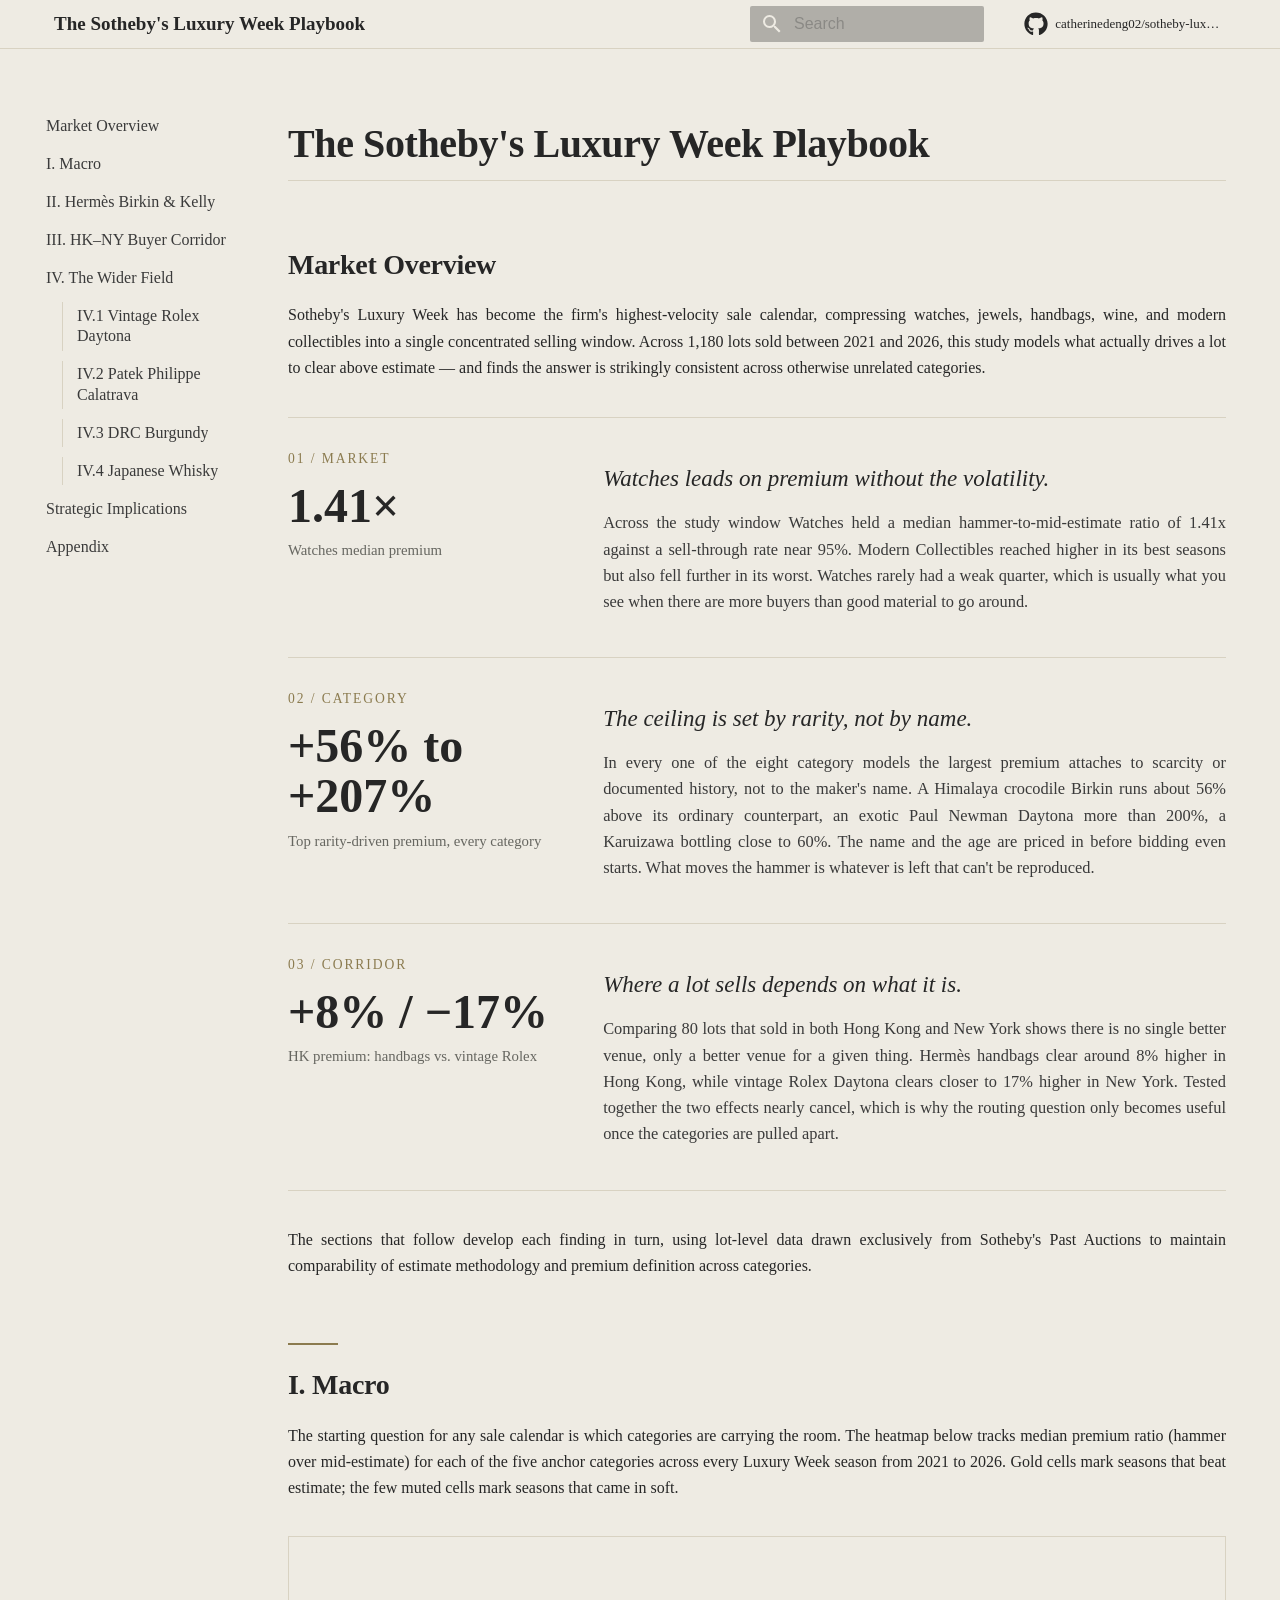
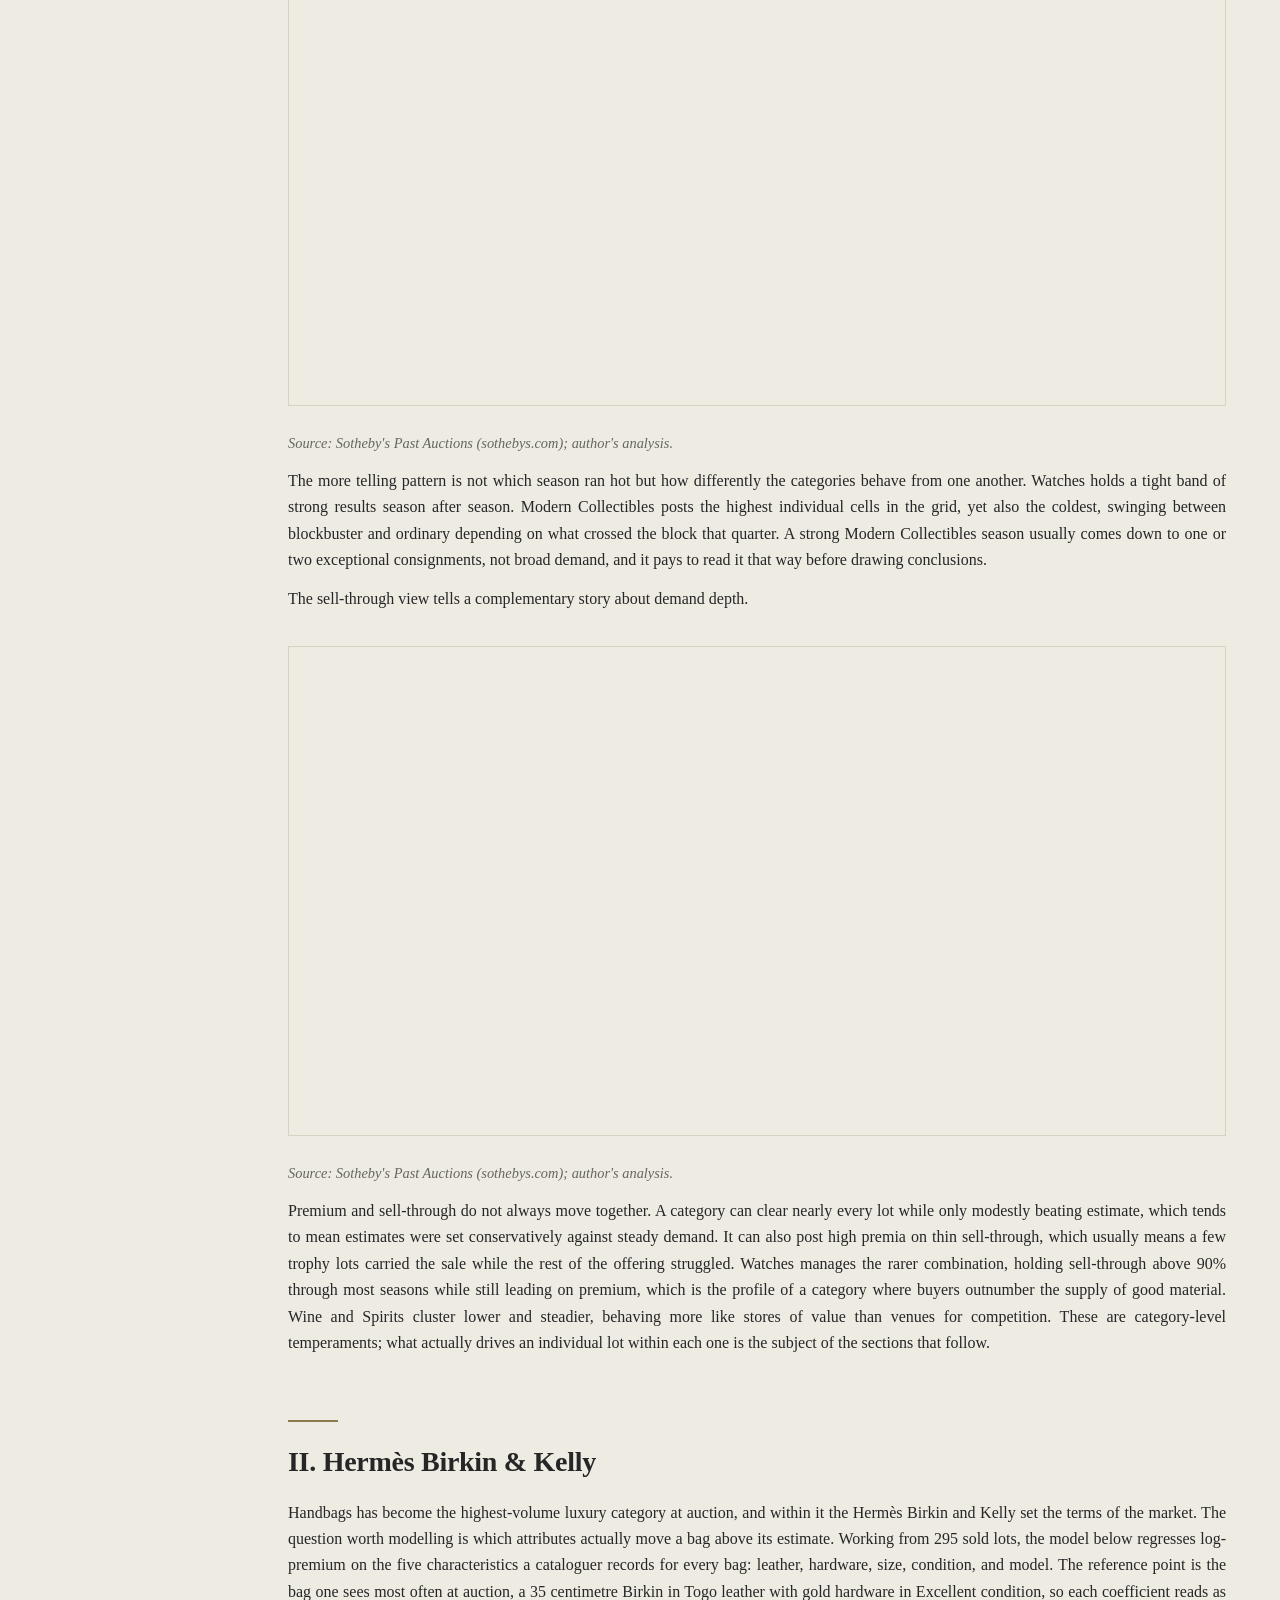
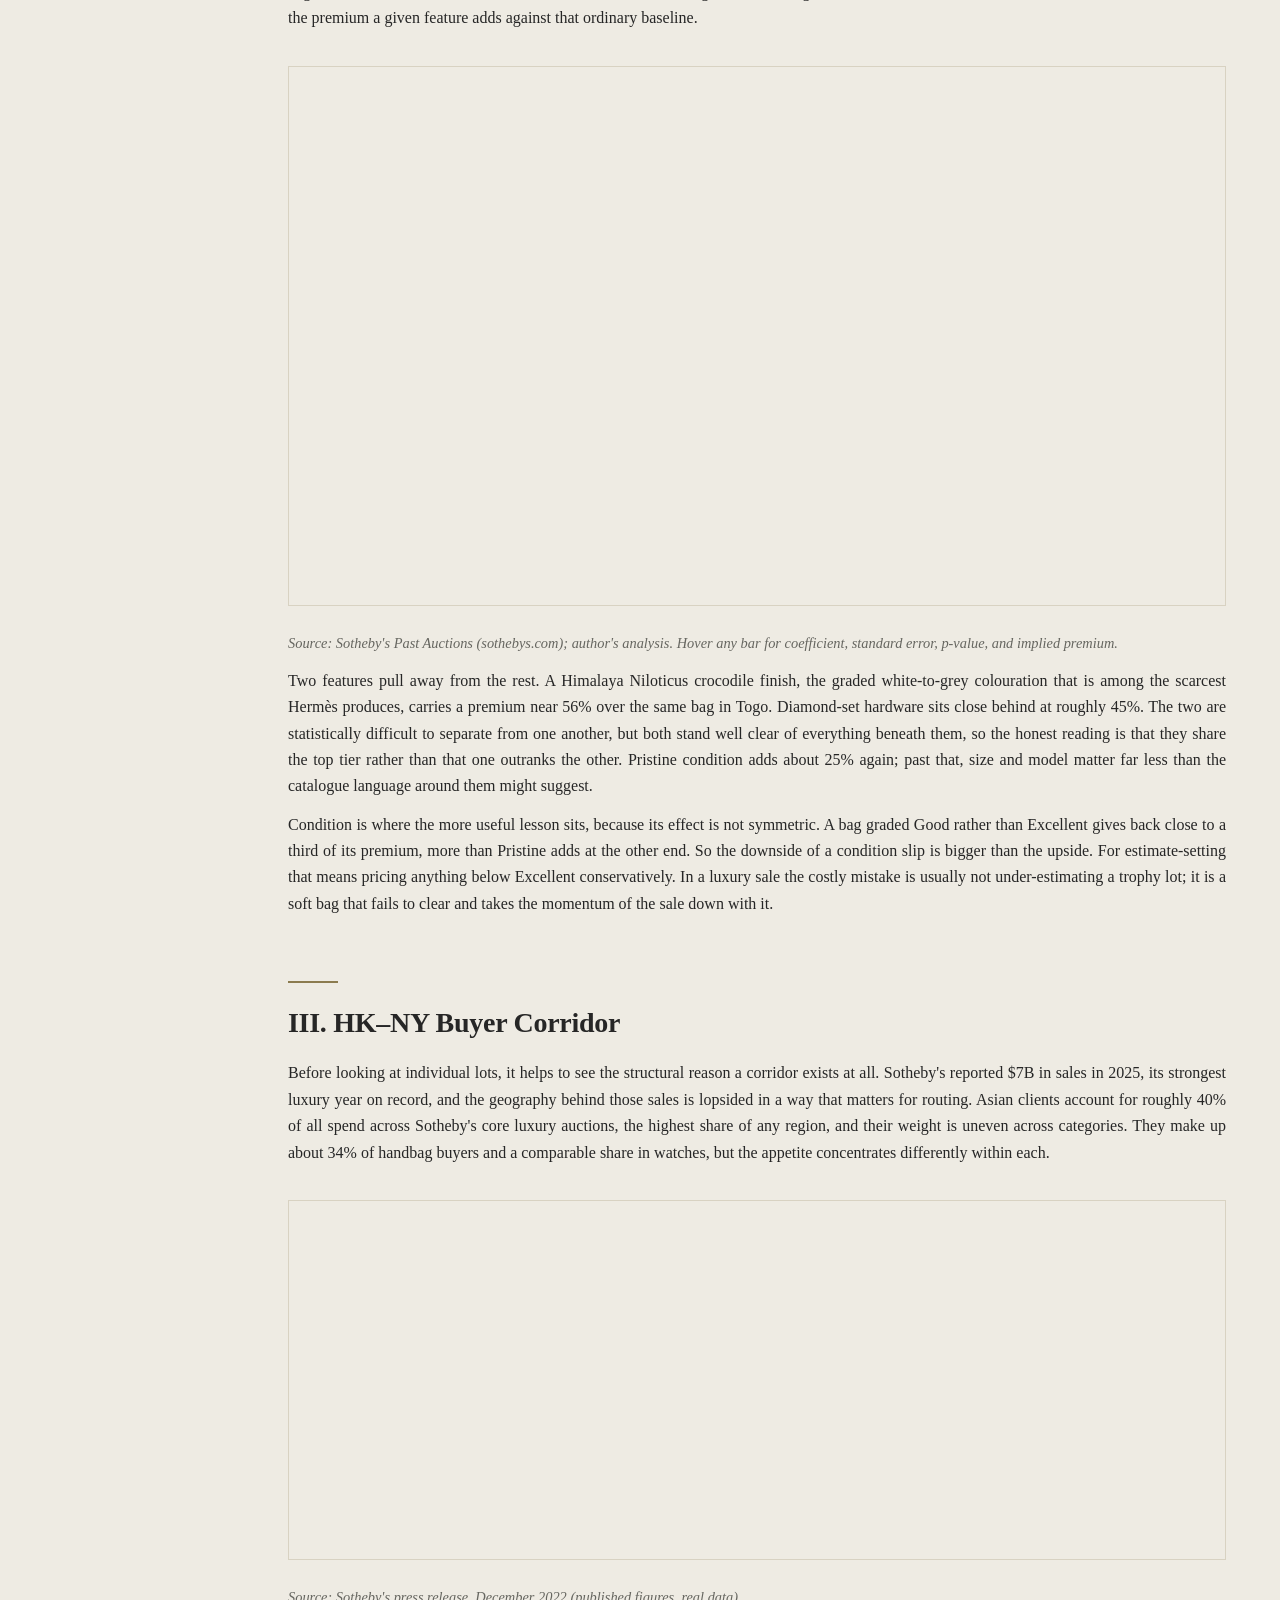
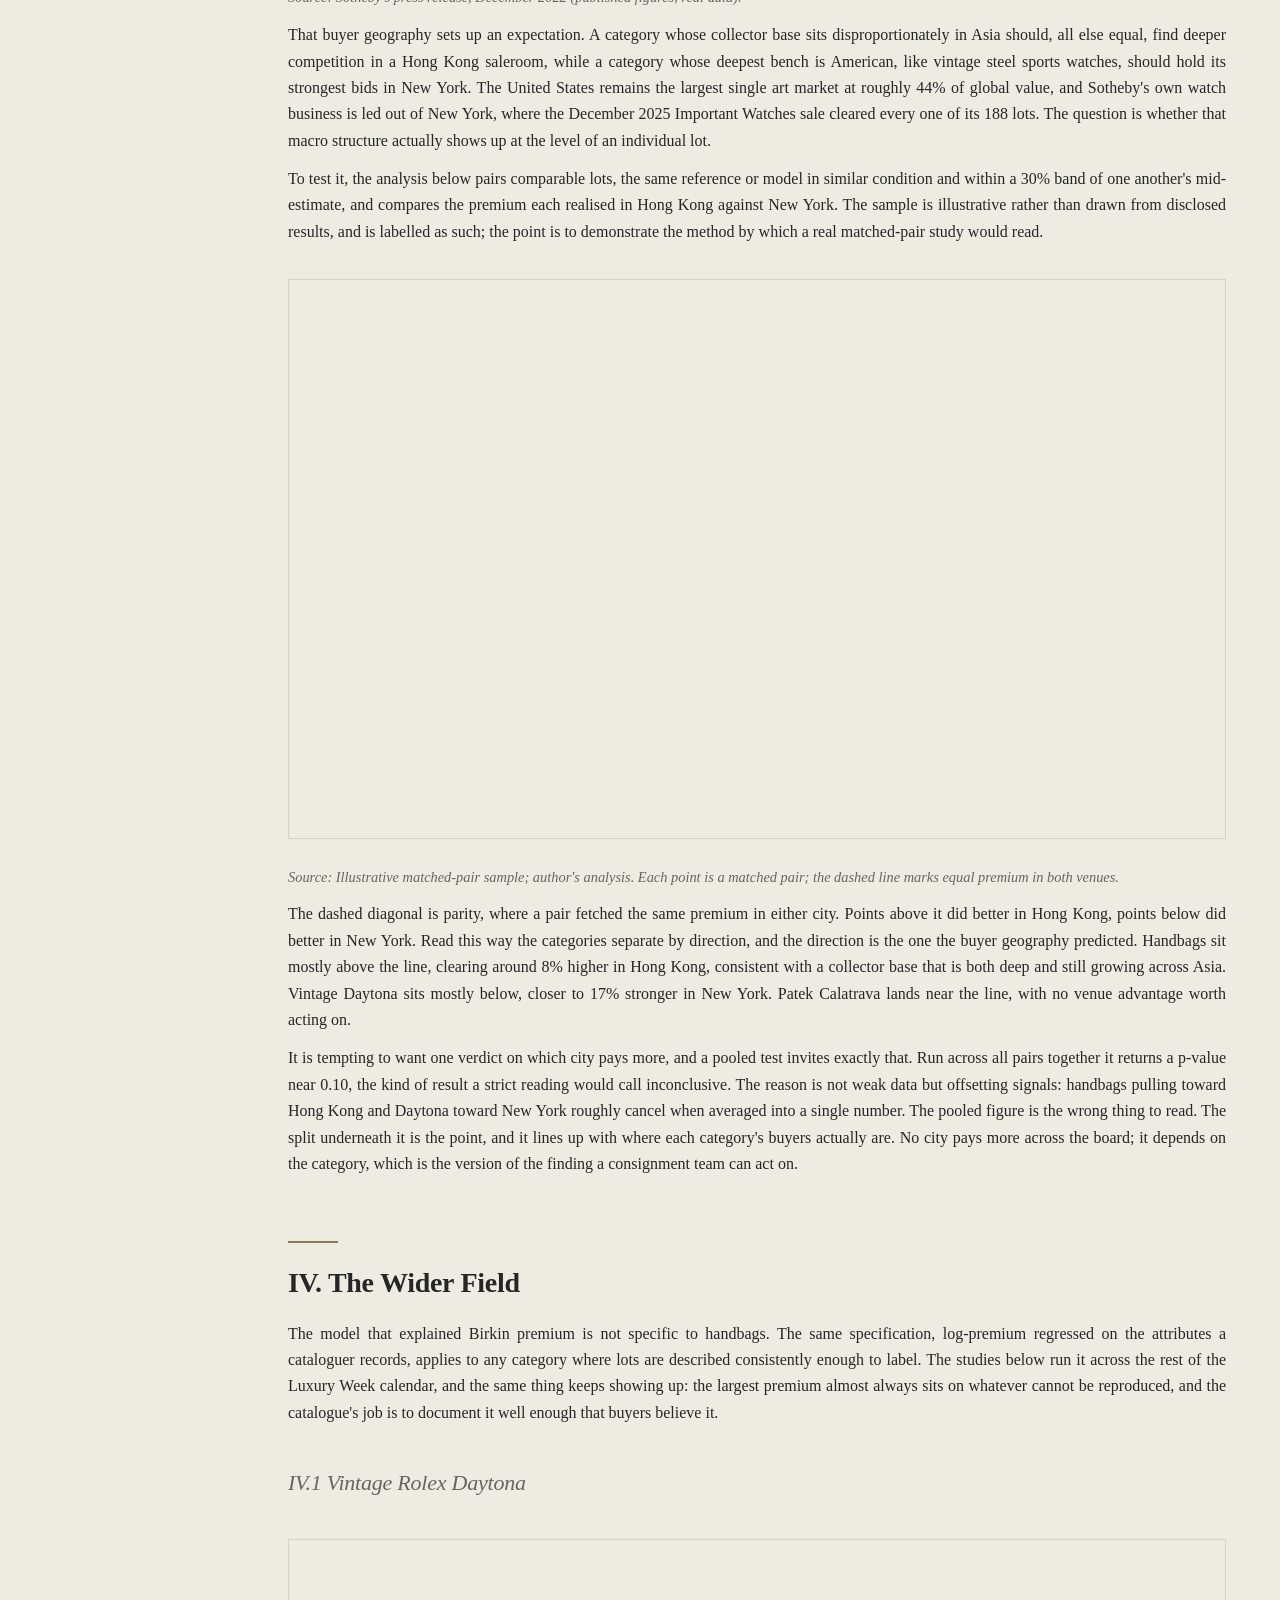
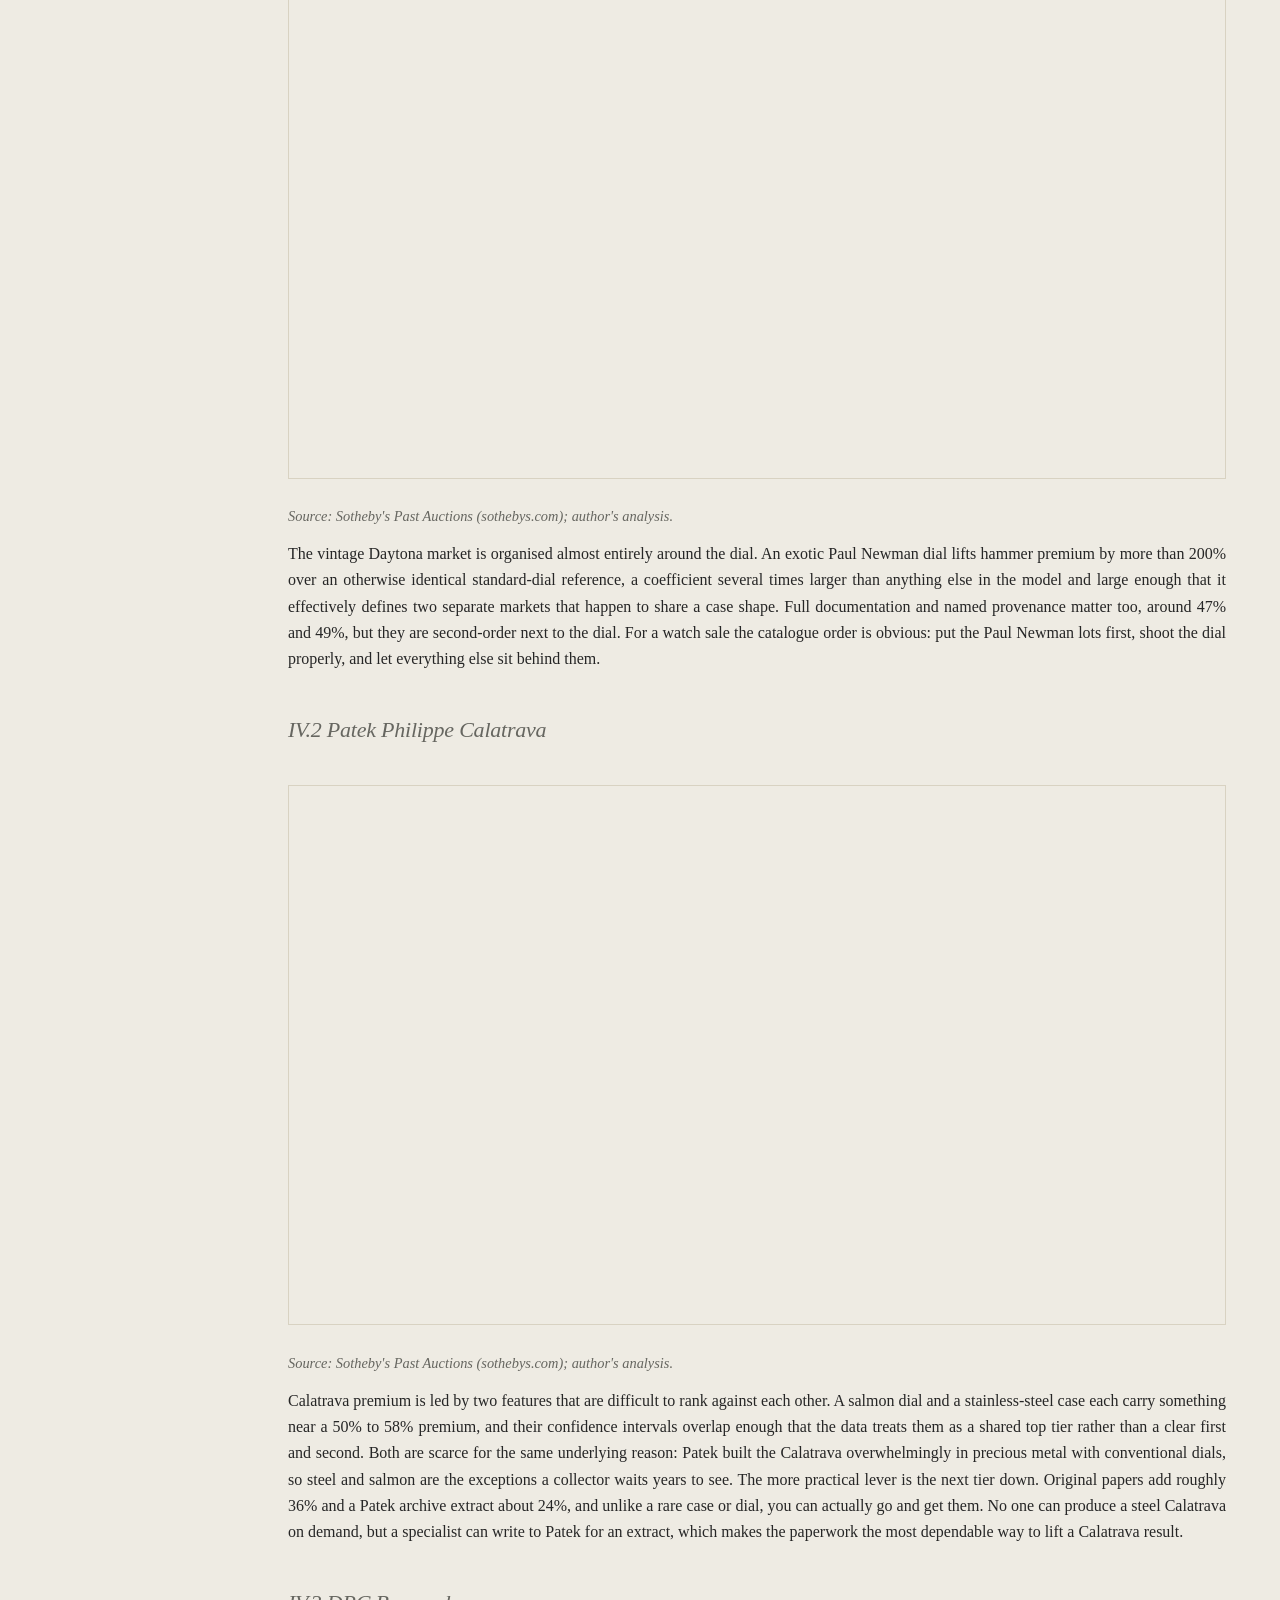
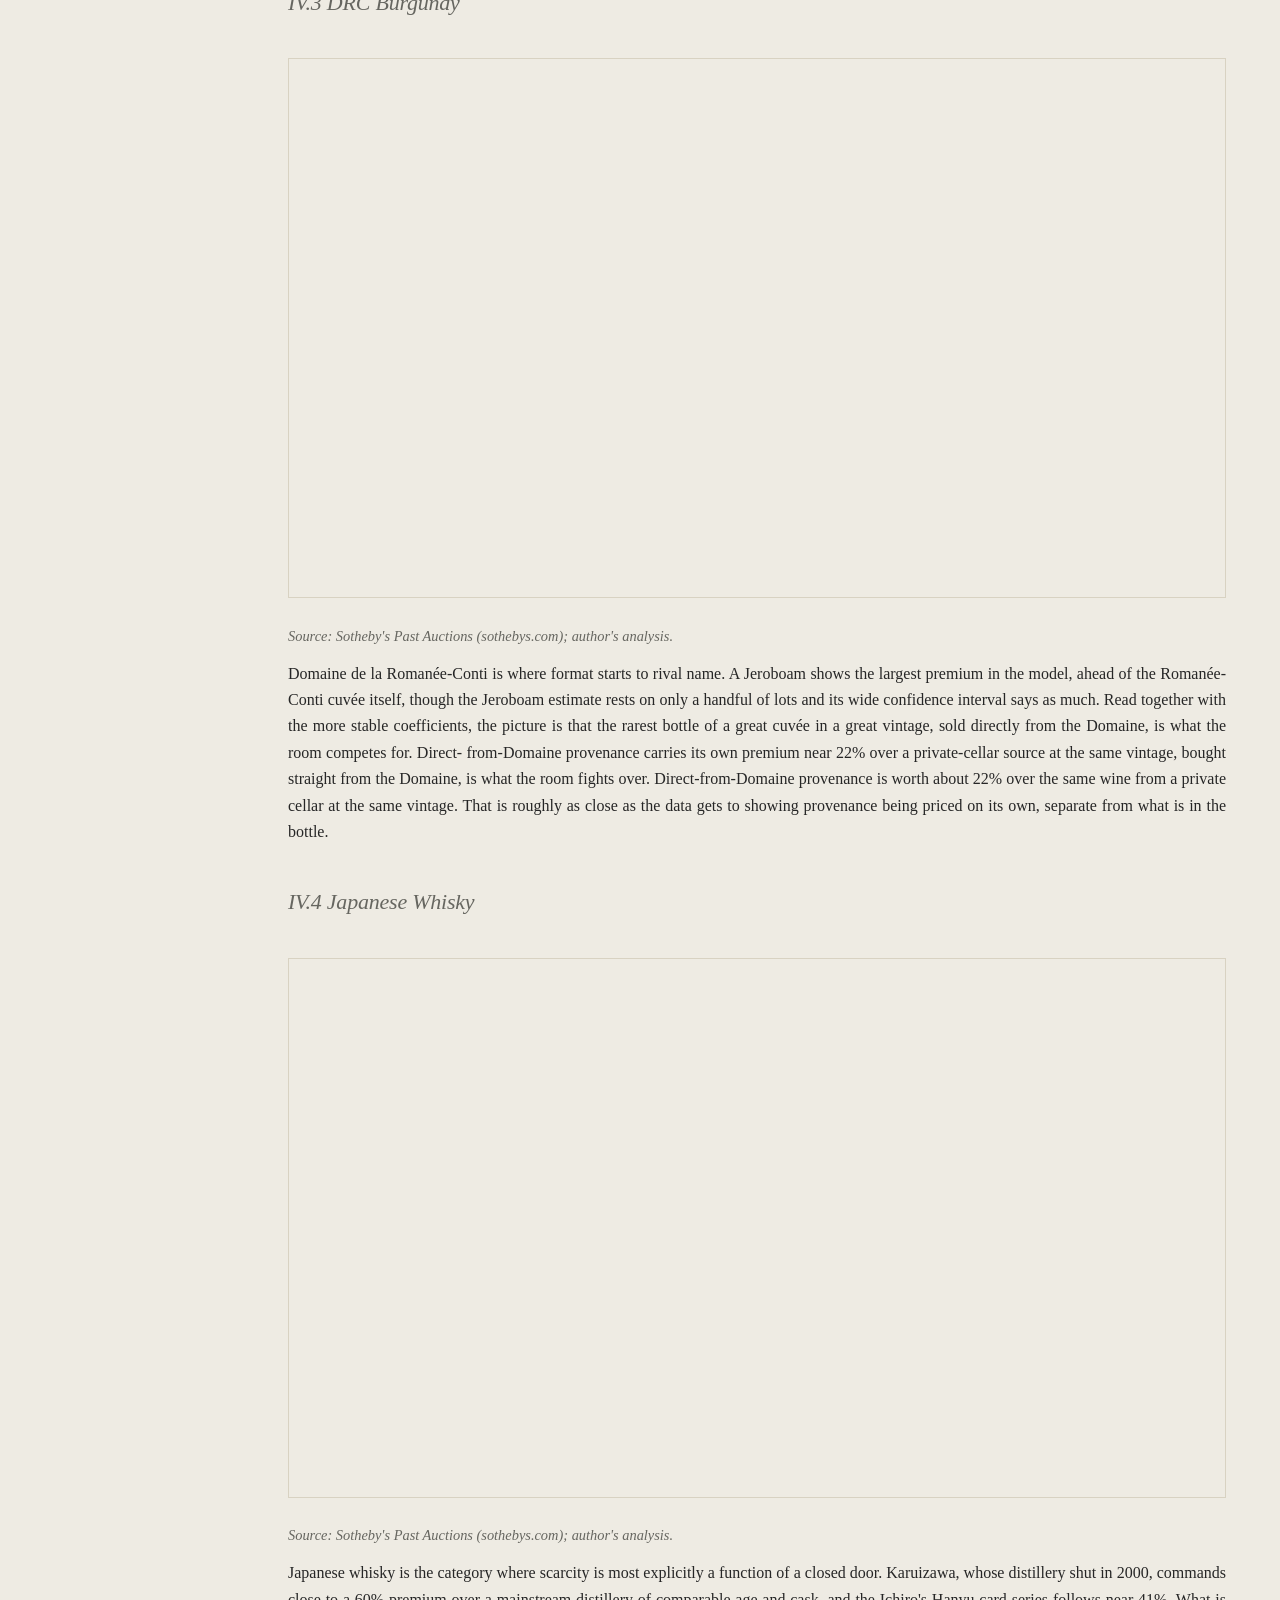
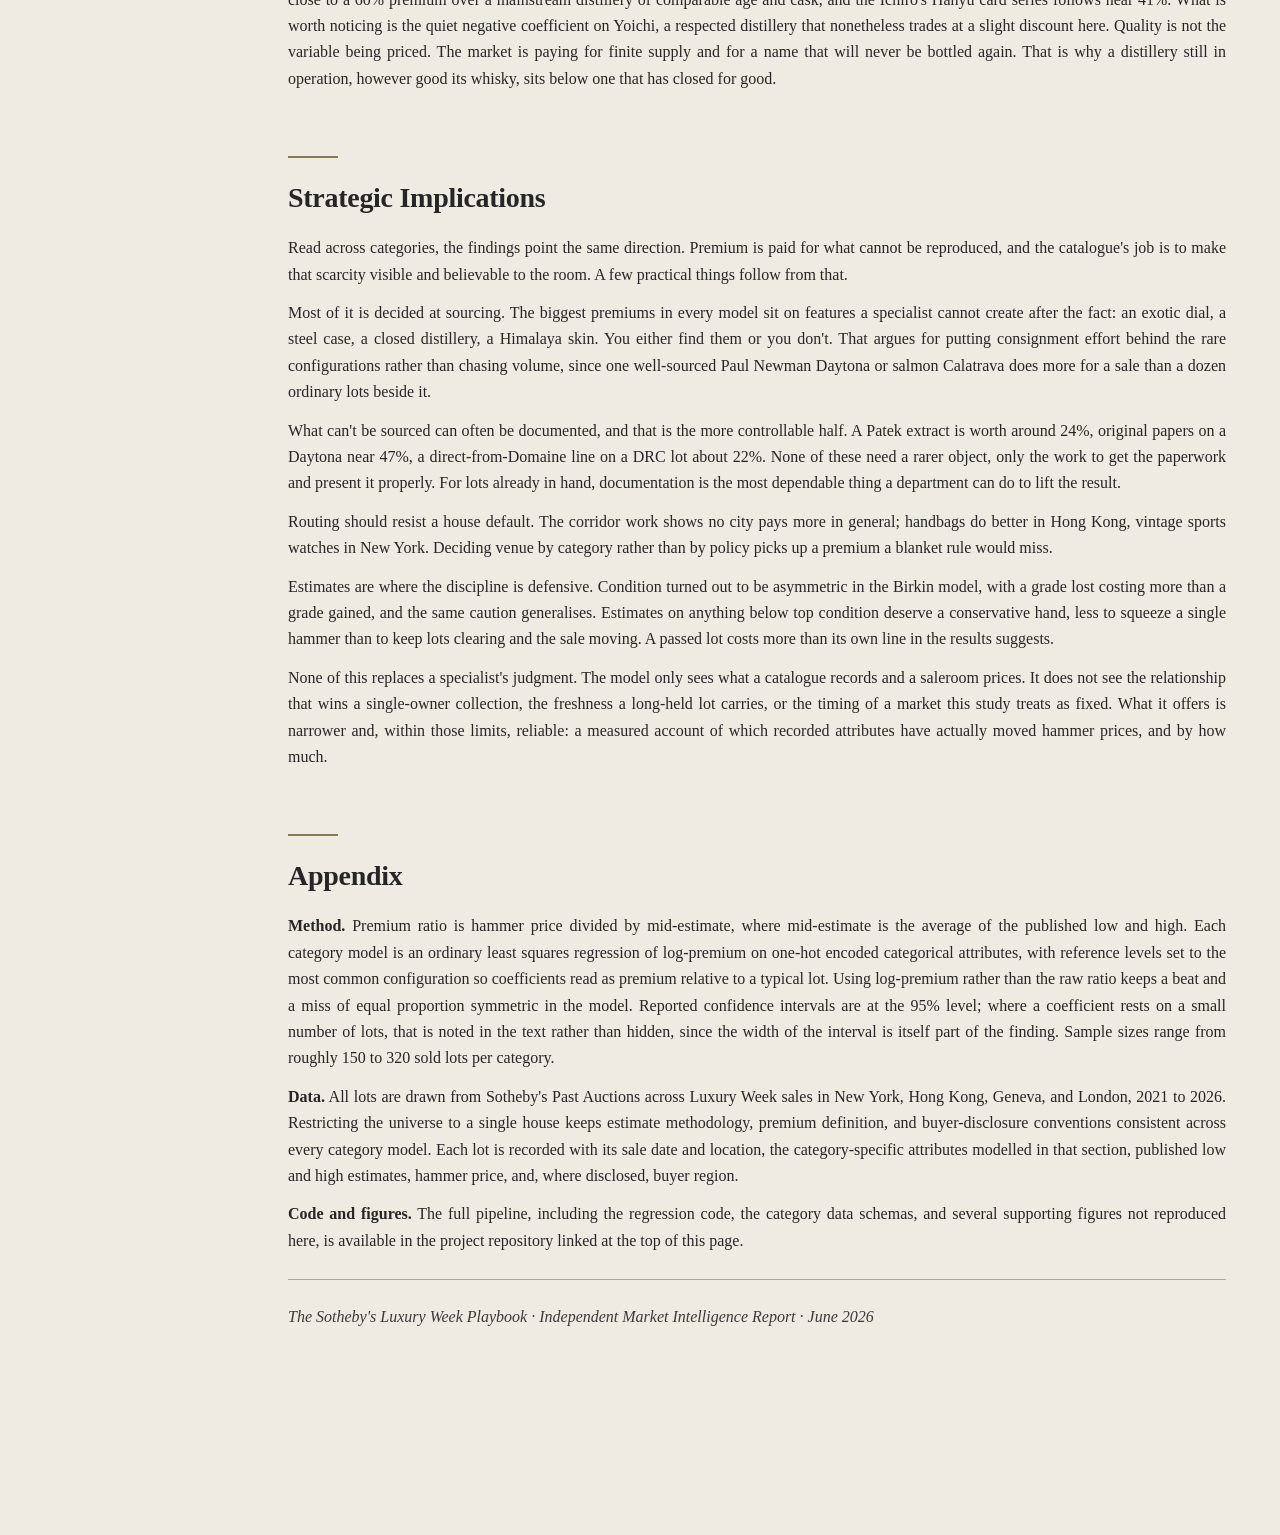
<file: index.html>
<!doctype html>
<html lang="en" class="no-js">
  <head>
    
      <meta charset="utf-8">
      <meta name="viewport" content="width=device-width,initial-scale=1">
      
        <meta name="description" content="Cross-category performance, premium drivers, and the HK–NY buyer corridor, 2021–2026. An independent market intelligence report.
">
      
      
        <meta name="author" content="Zhuoyao Deng">
      
      
        <link rel="canonical" href="https://catherinedeng02.github.io/sotheby-luxury-week-playbook/">
      
      
      
      
        
      
      
      <link rel="icon" href="assets/favicon.svg">
      <meta name="generator" content="mkdocs-1.6.1, mkdocs-material-9.7.6">
    
    
      
        <title>The Sotheby's Luxury Week Playbook</title>
      
    
    
      <link rel="stylesheet" href="assets/stylesheets/main.484c7ddc.min.css">
      
        
        <link rel="stylesheet" href="assets/stylesheets/palette.ab4e12ef.min.css">
      
      


    
    
      
    
    
      
    
    
      <link rel="stylesheet" href="stylesheets/extra.css">
    
    <script>__md_scope=new URL(".",location),__md_hash=e=>[...e].reduce(((e,_)=>(e<<5)-e+_.charCodeAt(0)),0),__md_get=(e,_=localStorage,t=__md_scope)=>JSON.parse(_.getItem(t.pathname+"."+e)),__md_set=(e,_,t=localStorage,a=__md_scope)=>{try{t.setItem(a.pathname+"."+e,JSON.stringify(_))}catch(e){}}</script>
    
      

    
    
  </head>
  
  
    
    
      
    
    
    
    
    <body dir="ltr" data-md-color-scheme="default" data-md-color-primary="custom" data-md-color-accent="custom">
  
    
    <input class="md-toggle" data-md-toggle="drawer" type="checkbox" id="__drawer" autocomplete="off">
    <input class="md-toggle" data-md-toggle="search" type="checkbox" id="__search" autocomplete="off">
    <label class="md-overlay" for="__drawer"></label>
    <div data-md-component="skip">
      
        
        <a href="#the-sothebys-luxury-week-playbook" class="md-skip">
          Skip to content
        </a>
      
    </div>
    <div data-md-component="announce">
      
    </div>
    
    
      

  

<header class="md-header md-header--shadow" data-md-component="header">
  <nav class="md-header__inner md-grid" aria-label="Header">
    <a href="." title="The Sotheby&#39;s Luxury Week Playbook" class="md-header__button md-logo" aria-label="The Sotheby's Luxury Week Playbook" data-md-component="logo">
      
  
  <svg xmlns="http://www.w3.org/2000/svg" viewBox="0 0 24 24"><path d="M12 8a3 3 0 0 0 3-3 3 3 0 0 0-3-3 3 3 0 0 0-3 3 3 3 0 0 0 3 3m0 3.54C9.64 9.35 6.5 8 3 8v11c3.5 0 6.64 1.35 9 3.54 2.36-2.19 5.5-3.54 9-3.54V8c-3.5 0-6.64 1.35-9 3.54"/></svg>

    </a>
    <label class="md-header__button md-icon" for="__drawer">
      
      <svg xmlns="http://www.w3.org/2000/svg" viewBox="0 0 24 24"><path d="M3 6h18v2H3zm0 5h18v2H3zm0 5h18v2H3z"/></svg>
    </label>
    <div class="md-header__title" data-md-component="header-title">
      <div class="md-header__ellipsis">
        <div class="md-header__topic">
          <span class="md-ellipsis">
            The Sotheby's Luxury Week Playbook
          </span>
        </div>
        <div class="md-header__topic" data-md-component="header-topic">
          <span class="md-ellipsis">
            
              The Sotheby's Luxury Week Playbook
            
          </span>
        </div>
      </div>
    </div>
    
      
        <form class="md-header__option" data-md-component="palette">
  
    
    
    
    <input class="md-option" data-md-color-media="" data-md-color-scheme="default" data-md-color-primary="custom" data-md-color-accent="custom"  aria-hidden="true"  type="radio" name="__palette" id="__palette_0">
    
  
</form>
      
    
    
      <script>var palette=__md_get("__palette");if(palette&&palette.color){if("(prefers-color-scheme)"===palette.color.media){var media=matchMedia("(prefers-color-scheme: light)"),input=document.querySelector(media.matches?"[data-md-color-media='(prefers-color-scheme: light)']":"[data-md-color-media='(prefers-color-scheme: dark)']");palette.color.media=input.getAttribute("data-md-color-media"),palette.color.scheme=input.getAttribute("data-md-color-scheme"),palette.color.primary=input.getAttribute("data-md-color-primary"),palette.color.accent=input.getAttribute("data-md-color-accent")}for(var[key,value]of Object.entries(palette.color))document.body.setAttribute("data-md-color-"+key,value)}</script>
    
    
    
      
      
        <label class="md-header__button md-icon" for="__search">
          
          <svg xmlns="http://www.w3.org/2000/svg" viewBox="0 0 24 24"><path d="M9.5 3A6.5 6.5 0 0 1 16 9.5c0 1.61-.59 3.09-1.56 4.23l.27.27h.79l5 5-1.5 1.5-5-5v-.79l-.27-.27A6.52 6.52 0 0 1 9.5 16 6.5 6.5 0 0 1 3 9.5 6.5 6.5 0 0 1 9.5 3m0 2C7 5 5 7 5 9.5S7 14 9.5 14 14 12 14 9.5 12 5 9.5 5"/></svg>
        </label>
        <div class="md-search" data-md-component="search" role="dialog">
  <label class="md-search__overlay" for="__search"></label>
  <div class="md-search__inner" role="search">
    <form class="md-search__form" name="search">
      <input type="text" class="md-search__input" name="query" aria-label="Search" placeholder="Search" autocapitalize="off" autocorrect="off" autocomplete="off" spellcheck="false" data-md-component="search-query" required>
      <label class="md-search__icon md-icon" for="__search">
        
        <svg xmlns="http://www.w3.org/2000/svg" viewBox="0 0 24 24"><path d="M9.5 3A6.5 6.5 0 0 1 16 9.5c0 1.61-.59 3.09-1.56 4.23l.27.27h.79l5 5-1.5 1.5-5-5v-.79l-.27-.27A6.52 6.52 0 0 1 9.5 16 6.5 6.5 0 0 1 3 9.5 6.5 6.5 0 0 1 9.5 3m0 2C7 5 5 7 5 9.5S7 14 9.5 14 14 12 14 9.5 12 5 9.5 5"/></svg>
        
        <svg xmlns="http://www.w3.org/2000/svg" viewBox="0 0 24 24"><path d="M20 11v2H8l5.5 5.5-1.42 1.42L4.16 12l7.92-7.92L13.5 5.5 8 11z"/></svg>
      </label>
      <nav class="md-search__options" aria-label="Search">
        
        <button type="reset" class="md-search__icon md-icon" title="Clear" aria-label="Clear" tabindex="-1">
          
          <svg xmlns="http://www.w3.org/2000/svg" viewBox="0 0 24 24"><path d="M19 6.41 17.59 5 12 10.59 6.41 5 5 6.41 10.59 12 5 17.59 6.41 19 12 13.41 17.59 19 19 17.59 13.41 12z"/></svg>
        </button>
      </nav>
      
        <div class="md-search__suggest" data-md-component="search-suggest"></div>
      
    </form>
    <div class="md-search__output">
      <div class="md-search__scrollwrap" tabindex="0" data-md-scrollfix>
        <div class="md-search-result" data-md-component="search-result">
          <div class="md-search-result__meta">
            Initializing search
          </div>
          <ol class="md-search-result__list" role="presentation"></ol>
        </div>
      </div>
    </div>
  </div>
</div>
      
    
    
      <div class="md-header__source">
        <a href="https://github.com/catherinedeng02/sotheby-luxury-week-playbook" title="Go to repository" class="md-source" data-md-component="source">
  <div class="md-source__icon md-icon">
    
    <svg xmlns="http://www.w3.org/2000/svg" viewBox="0 0 512 512"><!--! Font Awesome Free 7.1.0 by @fontawesome - https://fontawesome.com License - https://fontawesome.com/license/free (Icons: CC BY 4.0, Fonts: SIL OFL 1.1, Code: MIT License) Copyright 2025 Fonticons, Inc.--><path d="M173.9 397.4c0 2-2.3 3.6-5.2 3.6-3.3.3-5.6-1.3-5.6-3.6 0-2 2.3-3.6 5.2-3.6 3-.3 5.6 1.3 5.6 3.6m-31.1-4.5c-.7 2 1.3 4.3 4.3 4.9 2.6 1 5.6 0 6.2-2s-1.3-4.3-4.3-5.2c-2.6-.7-5.5.3-6.2 2.3m44.2-1.7c-2.9.7-4.9 2.6-4.6 4.9.3 2 2.9 3.3 5.9 2.6 2.9-.7 4.9-2.6 4.6-4.6-.3-1.9-3-3.2-5.9-2.9M252.8 8C114.1 8 8 113.3 8 252c0 110.9 69.8 205.8 169.5 239.2 12.8 2.3 17.3-5.6 17.3-12.1 0-6.2-.3-40.4-.3-61.4 0 0-70 15-84.7-29.8 0 0-11.4-29.1-27.8-36.6 0 0-22.9-15.7 1.6-15.4 0 0 24.9 2 38.6 25.8 21.9 38.6 58.6 27.5 72.9 20.9 2.3-16 8.8-27.1 16-33.7-55.9-6.2-112.3-14.3-112.3-110.5 0-27.5 7.6-41.3 23.6-58.9-2.6-6.5-11.1-33.3 2.6-67.9 20.9-6.5 69 27 69 27 20-5.6 41.5-8.5 62.8-8.5s42.8 2.9 62.8 8.5c0 0 48.1-33.6 69-27 13.7 34.7 5.2 61.4 2.6 67.9 16 17.7 25.8 31.5 25.8 58.9 0 96.5-58.9 104.2-114.8 110.5 9.2 7.9 17 22.9 17 46.4 0 33.7-.3 75.4-.3 83.6 0 6.5 4.6 14.4 17.3 12.1C436.2 457.8 504 362.9 504 252 504 113.3 391.5 8 252.8 8M105.2 352.9c-1.3 1-1 3.3.7 5.2 1.6 1.6 3.9 2.3 5.2 1 1.3-1 1-3.3-.7-5.2-1.6-1.6-3.9-2.3-5.2-1m-10.8-8.1c-.7 1.3.3 2.9 2.3 3.9 1.6 1 3.6.7 4.3-.7.7-1.3-.3-2.9-2.3-3.9-2-.6-3.6-.3-4.3.7m32.4 35.6c-1.6 1.3-1 4.3 1.3 6.2 2.3 2.3 5.2 2.6 6.5 1 1.3-1.3.7-4.3-1.3-6.2-2.2-2.3-5.2-2.6-6.5-1m-11.4-14.7c-1.6 1-1.6 3.6 0 5.9s4.3 3.3 5.6 2.3c1.6-1.3 1.6-3.9 0-6.2-1.4-2.3-4-3.3-5.6-2"/></svg>
  </div>
  <div class="md-source__repository">
    catherinedeng02/sotheby-luxury-week-playbook
  </div>
</a>
      </div>
    
  </nav>
  
</header>
    
    <div class="md-container" data-md-component="container">
      
      
        
          
        
      
      <main class="md-main" data-md-component="main">
        <div class="md-main__inner md-grid">
          
            
              
                
              
              <div class="md-sidebar md-sidebar--primary" data-md-component="sidebar" data-md-type="navigation" hidden>
                <div class="md-sidebar__scrollwrap">
                  <div class="md-sidebar__inner">
                    



<nav class="md-nav md-nav--primary" aria-label="Navigation" data-md-level="0">
  <label class="md-nav__title" for="__drawer">
    <a href="." title="The Sotheby&#39;s Luxury Week Playbook" class="md-nav__button md-logo" aria-label="The Sotheby's Luxury Week Playbook" data-md-component="logo">
      
  
  <svg xmlns="http://www.w3.org/2000/svg" viewBox="0 0 24 24"><path d="M12 8a3 3 0 0 0 3-3 3 3 0 0 0-3-3 3 3 0 0 0-3 3 3 3 0 0 0 3 3m0 3.54C9.64 9.35 6.5 8 3 8v11c3.5 0 6.64 1.35 9 3.54 2.36-2.19 5.5-3.54 9-3.54V8c-3.5 0-6.64 1.35-9 3.54"/></svg>

    </a>
    The Sotheby's Luxury Week Playbook
  </label>
  
    <div class="md-nav__source">
      <a href="https://github.com/catherinedeng02/sotheby-luxury-week-playbook" title="Go to repository" class="md-source" data-md-component="source">
  <div class="md-source__icon md-icon">
    
    <svg xmlns="http://www.w3.org/2000/svg" viewBox="0 0 512 512"><!--! Font Awesome Free 7.1.0 by @fontawesome - https://fontawesome.com License - https://fontawesome.com/license/free (Icons: CC BY 4.0, Fonts: SIL OFL 1.1, Code: MIT License) Copyright 2025 Fonticons, Inc.--><path d="M173.9 397.4c0 2-2.3 3.6-5.2 3.6-3.3.3-5.6-1.3-5.6-3.6 0-2 2.3-3.6 5.2-3.6 3-.3 5.6 1.3 5.6 3.6m-31.1-4.5c-.7 2 1.3 4.3 4.3 4.9 2.6 1 5.6 0 6.2-2s-1.3-4.3-4.3-5.2c-2.6-.7-5.5.3-6.2 2.3m44.2-1.7c-2.9.7-4.9 2.6-4.6 4.9.3 2 2.9 3.3 5.9 2.6 2.9-.7 4.9-2.6 4.6-4.6-.3-1.9-3-3.2-5.9-2.9M252.8 8C114.1 8 8 113.3 8 252c0 110.9 69.8 205.8 169.5 239.2 12.8 2.3 17.3-5.6 17.3-12.1 0-6.2-.3-40.4-.3-61.4 0 0-70 15-84.7-29.8 0 0-11.4-29.1-27.8-36.6 0 0-22.9-15.7 1.6-15.4 0 0 24.9 2 38.6 25.8 21.9 38.6 58.6 27.5 72.9 20.9 2.3-16 8.8-27.1 16-33.7-55.9-6.2-112.3-14.3-112.3-110.5 0-27.5 7.6-41.3 23.6-58.9-2.6-6.5-11.1-33.3 2.6-67.9 20.9-6.5 69 27 69 27 20-5.6 41.5-8.5 62.8-8.5s42.8 2.9 62.8 8.5c0 0 48.1-33.6 69-27 13.7 34.7 5.2 61.4 2.6 67.9 16 17.7 25.8 31.5 25.8 58.9 0 96.5-58.9 104.2-114.8 110.5 9.2 7.9 17 22.9 17 46.4 0 33.7-.3 75.4-.3 83.6 0 6.5 4.6 14.4 17.3 12.1C436.2 457.8 504 362.9 504 252 504 113.3 391.5 8 252.8 8M105.2 352.9c-1.3 1-1 3.3.7 5.2 1.6 1.6 3.9 2.3 5.2 1 1.3-1 1-3.3-.7-5.2-1.6-1.6-3.9-2.3-5.2-1m-10.8-8.1c-.7 1.3.3 2.9 2.3 3.9 1.6 1 3.6.7 4.3-.7.7-1.3-.3-2.9-2.3-3.9-2-.6-3.6-.3-4.3.7m32.4 35.6c-1.6 1.3-1 4.3 1.3 6.2 2.3 2.3 5.2 2.6 6.5 1 1.3-1.3.7-4.3-1.3-6.2-2.2-2.3-5.2-2.6-6.5-1m-11.4-14.7c-1.6 1-1.6 3.6 0 5.9s4.3 3.3 5.6 2.3c1.6-1.3 1.6-3.9 0-6.2-1.4-2.3-4-3.3-5.6-2"/></svg>
  </div>
  <div class="md-source__repository">
    catherinedeng02/sotheby-luxury-week-playbook
  </div>
</a>
    </div>
  
  <ul class="md-nav__list" data-md-scrollfix>
    
      
      
  
  
    
  
  
  
    <li class="md-nav__item md-nav__item--active">
      
      <input class="md-nav__toggle md-toggle" type="checkbox" id="__toc">
      
      
        
      
      
        <label class="md-nav__link md-nav__link--active" for="__toc">
          
  
  
  <span class="md-ellipsis">
    
  
    The Sotheby's Luxury Week Playbook
  

    
  </span>
  
  

          <span class="md-nav__icon md-icon"></span>
        </label>
      
      <a href="." class="md-nav__link md-nav__link--active">
        
  
  
  <span class="md-ellipsis">
    
  
    The Sotheby's Luxury Week Playbook
  

    
  </span>
  
  

      </a>
      
        

<nav class="md-nav md-nav--secondary" aria-label="Table of contents">
  
  
  
    
  
  
    <label class="md-nav__title" for="__toc">
      <span class="md-nav__icon md-icon"></span>
      Table of contents
    </label>
    <ul class="md-nav__list" data-md-component="toc" data-md-scrollfix>
      
        <li class="md-nav__item">
  <a href="#market-overview" class="md-nav__link">
    <span class="md-ellipsis">
      
        Market Overview
      
    </span>
  </a>
  
</li>
      
        <li class="md-nav__item">
  <a href="#i-macro" class="md-nav__link">
    <span class="md-ellipsis">
      
        I. Macro
      
    </span>
  </a>
  
</li>
      
        <li class="md-nav__item">
  <a href="#ii-hermes-birkin-kelly" class="md-nav__link">
    <span class="md-ellipsis">
      
        II. Hermès Birkin &amp; Kelly
      
    </span>
  </a>
  
</li>
      
        <li class="md-nav__item">
  <a href="#iii-hkny-buyer-corridor" class="md-nav__link">
    <span class="md-ellipsis">
      
        III. HK–NY Buyer Corridor
      
    </span>
  </a>
  
</li>
      
        <li class="md-nav__item">
  <a href="#iv-the-wider-field" class="md-nav__link">
    <span class="md-ellipsis">
      
        IV. The Wider Field
      
    </span>
  </a>
  
    <nav class="md-nav" aria-label="IV. The Wider Field">
      <ul class="md-nav__list">
        
          <li class="md-nav__item">
  <a href="#iv1-vintage-rolex-daytona" class="md-nav__link">
    <span class="md-ellipsis">
      
        IV.1 Vintage Rolex Daytona
      
    </span>
  </a>
  
</li>
        
          <li class="md-nav__item">
  <a href="#iv2-patek-philippe-calatrava" class="md-nav__link">
    <span class="md-ellipsis">
      
        IV.2 Patek Philippe Calatrava
      
    </span>
  </a>
  
</li>
        
          <li class="md-nav__item">
  <a href="#iv3-drc-burgundy" class="md-nav__link">
    <span class="md-ellipsis">
      
        IV.3 DRC Burgundy
      
    </span>
  </a>
  
</li>
        
          <li class="md-nav__item">
  <a href="#iv4-japanese-whisky" class="md-nav__link">
    <span class="md-ellipsis">
      
        IV.4 Japanese Whisky
      
    </span>
  </a>
  
</li>
        
      </ul>
    </nav>
  
</li>
      
        <li class="md-nav__item">
  <a href="#strategic-implications" class="md-nav__link">
    <span class="md-ellipsis">
      
        Strategic Implications
      
    </span>
  </a>
  
</li>
      
        <li class="md-nav__item">
  <a href="#appendix" class="md-nav__link">
    <span class="md-ellipsis">
      
        Appendix
      
    </span>
  </a>
  
</li>
      
    </ul>
  
</nav>
      
    </li>
  

    
  </ul>
</nav>
                  </div>
                </div>
              </div>
            
            
              
                
              
              <div class="md-sidebar md-sidebar--secondary" data-md-component="sidebar" data-md-type="toc" >
                <div class="md-sidebar__scrollwrap">
                  <div class="md-sidebar__inner">
                    

<nav class="md-nav md-nav--secondary" aria-label="Table of contents">
  
  
  
    
  
  
    <label class="md-nav__title" for="__toc">
      <span class="md-nav__icon md-icon"></span>
      Table of contents
    </label>
    <ul class="md-nav__list" data-md-component="toc" data-md-scrollfix>
      
        <li class="md-nav__item">
  <a href="#market-overview" class="md-nav__link">
    <span class="md-ellipsis">
      
        Market Overview
      
    </span>
  </a>
  
</li>
      
        <li class="md-nav__item">
  <a href="#i-macro" class="md-nav__link">
    <span class="md-ellipsis">
      
        I. Macro
      
    </span>
  </a>
  
</li>
      
        <li class="md-nav__item">
  <a href="#ii-hermes-birkin-kelly" class="md-nav__link">
    <span class="md-ellipsis">
      
        II. Hermès Birkin &amp; Kelly
      
    </span>
  </a>
  
</li>
      
        <li class="md-nav__item">
  <a href="#iii-hkny-buyer-corridor" class="md-nav__link">
    <span class="md-ellipsis">
      
        III. HK–NY Buyer Corridor
      
    </span>
  </a>
  
</li>
      
        <li class="md-nav__item">
  <a href="#iv-the-wider-field" class="md-nav__link">
    <span class="md-ellipsis">
      
        IV. The Wider Field
      
    </span>
  </a>
  
    <nav class="md-nav" aria-label="IV. The Wider Field">
      <ul class="md-nav__list">
        
          <li class="md-nav__item">
  <a href="#iv1-vintage-rolex-daytona" class="md-nav__link">
    <span class="md-ellipsis">
      
        IV.1 Vintage Rolex Daytona
      
    </span>
  </a>
  
</li>
        
          <li class="md-nav__item">
  <a href="#iv2-patek-philippe-calatrava" class="md-nav__link">
    <span class="md-ellipsis">
      
        IV.2 Patek Philippe Calatrava
      
    </span>
  </a>
  
</li>
        
          <li class="md-nav__item">
  <a href="#iv3-drc-burgundy" class="md-nav__link">
    <span class="md-ellipsis">
      
        IV.3 DRC Burgundy
      
    </span>
  </a>
  
</li>
        
          <li class="md-nav__item">
  <a href="#iv4-japanese-whisky" class="md-nav__link">
    <span class="md-ellipsis">
      
        IV.4 Japanese Whisky
      
    </span>
  </a>
  
</li>
        
      </ul>
    </nav>
  
</li>
      
        <li class="md-nav__item">
  <a href="#strategic-implications" class="md-nav__link">
    <span class="md-ellipsis">
      
        Strategic Implications
      
    </span>
  </a>
  
</li>
      
        <li class="md-nav__item">
  <a href="#appendix" class="md-nav__link">
    <span class="md-ellipsis">
      
        Appendix
      
    </span>
  </a>
  
</li>
      
    </ul>
  
</nav>
                  </div>
                </div>
              </div>
            
          
          
            <div class="md-content" data-md-component="content">
              
              <article class="md-content__inner md-typeset">
                
                  
  



  
  


<h1 id="the-sothebys-luxury-week-playbook">The Sotheby's Luxury Week Playbook<a class="headerlink" href="#the-sothebys-luxury-week-playbook" title="Permanent link">&para;</a></h1>
<h2 id="market-overview">Market Overview<a class="headerlink" href="#market-overview" title="Permanent link">&para;</a></h2>
<p>Sotheby's Luxury Week has become the firm's highest-velocity sale calendar,
compressing watches, jewels, handbags, wine, and modern collectibles into a
single concentrated selling window. Across 1,180 lots sold between 2021 and
2026, this study models what actually drives a lot to clear above estimate
&mdash; and finds the answer is strikingly consistent across otherwise
unrelated categories.</p>
<div class="findings-grid" markdown="0">

  <div class="finding-row">
    <div class="finding-left">
      <span class="finding-num">01 / Market</span>
      <span class="finding-stat">1.41&times;</span>
      <span class="finding-statlabel">Watches median premium</span>
    </div>
    <div class="finding-right">
      <p class="finding-headline">Watches leads on premium without the volatility.</p>
      <p class="finding-body">Across the study window Watches held a median
      hammer-to-mid-estimate ratio of 1.41x against a sell-through rate near
      95%. Modern Collectibles reached higher in its best seasons but also
      fell further in its worst. Watches rarely had a weak quarter, which is
      usually what you see when there are more buyers than good material to
      go around.</p>
    </div>
  </div>

  <div class="finding-row">
    <div class="finding-left">
      <span class="finding-num">02 / Category</span>
      <span class="finding-stat">+56% to +207%</span>
      <span class="finding-statlabel">Top rarity-driven premium, every category</span>
    </div>
    <div class="finding-right">
      <p class="finding-headline">The ceiling is set by rarity, not by name.</p>
      <p class="finding-body">In every one of the eight category models the
      largest premium attaches to scarcity or documented history, not to the
      maker's name. A Himalaya crocodile Birkin runs about 56% above its
      ordinary counterpart, an exotic Paul Newman Daytona more than 200%, a
      Karuizawa bottling close to 60%. The name and the age are priced in
      before bidding even starts. What moves the hammer is whatever is left
      that can't be reproduced.</p>
    </div>
  </div>

  <div class="finding-row">
    <div class="finding-left">
      <span class="finding-num">03 / Corridor</span>
      <span class="finding-stat">+8% / &minus;17%</span>
      <span class="finding-statlabel">HK premium: handbags vs. vintage Rolex</span>
    </div>
    <div class="finding-right">
      <p class="finding-headline">Where a lot sells depends on what it is.</p>
      <p class="finding-body">Comparing 80 lots that sold in both Hong Kong and
      New York shows there is no single better venue, only a better venue for a
      given thing. Hermès handbags clear around 8% higher in Hong Kong,
      while vintage Rolex Daytona clears closer to 17% higher in New
      York. Tested together the two effects nearly cancel, which is why the
      routing question only becomes useful once the categories are pulled
      apart.</p>
    </div>
  </div>

</div>

<p>The sections that follow develop each finding in turn, using lot-level data
drawn exclusively from Sotheby's Past Auctions to maintain comparability of
estimate methodology and premium definition across categories.</p>
<h2 id="i-macro">I. Macro<a class="headerlink" href="#i-macro" title="Permanent link">&para;</a></h2>
<p>The starting question for any sale calendar is which categories are carrying
the room. The heatmap below tracks median premium ratio (hammer over
mid-estimate) for each of the five anchor categories across every Luxury Week
season from 2021 to 2026. Gold cells mark seasons that beat estimate; the few
muted cells mark seasons that came in soft.</p>
<iframe class="plotly-frame" src="assets/plots/01_macro_heatmap.html" height="470" loading="lazy"></iframe>
<p class="source-line">Source: Sotheby's Past Auctions (sothebys.com); author's analysis.</p>

<p>The more telling pattern is not which season ran hot but how differently the
categories behave from one another. Watches holds a tight band of strong results season after
season. Modern Collectibles posts the highest individual cells in the grid,
yet also the coldest, swinging between blockbuster and ordinary depending on
what crossed the block that quarter. A strong Modern Collectibles season
usually comes down to one or two exceptional consignments, not broad demand,
and it pays to read it that way before drawing conclusions.</p>
<p>The sell-through view tells a complementary story about demand depth.</p>
<iframe class="plotly-frame" src="assets/plots/01_macro_sellthrough.html" height="490" loading="lazy"></iframe>
<p class="source-line">Source: Sotheby's Past Auctions (sothebys.com); author's analysis.</p>

<p>Premium and sell-through do not always move together. A category can clear
nearly every lot while only modestly beating estimate, which tends to mean
estimates were set conservatively against steady demand. It can also post high
premia on thin sell-through, which usually means a few trophy lots carried the
sale while the rest of the offering struggled.
Watches manages the rarer combination, holding sell-through above 90% 
through most seasons while still leading on premium, which is the
profile of a category where buyers outnumber the supply of good material.
Wine and Spirits cluster lower and steadier, behaving more like stores of
value than venues for competition. These are category-level temperaments; what
actually drives an individual lot within each one is the subject of the
sections that follow.</p>
<h2 id="ii-hermes-birkin-kelly">II. Hermès Birkin &amp; Kelly<a class="headerlink" href="#ii-hermes-birkin-kelly" title="Permanent link">&para;</a></h2>
<p>Handbags has become the highest-volume luxury category at auction, and within
it the Hermès Birkin and Kelly set the terms of the market. The question worth
modelling is which attributes actually move a bag above its estimate. Working
from 295 sold lots, the model below regresses log-premium on the five
characteristics a cataloguer records for every bag: leather, hardware, size,
condition, and model. The reference point is the bag one sees most often at
auction, a 35 centimetre Birkin in Togo leather with gold hardware in
Excellent condition, so each coefficient reads as the premium a given feature
adds against that ordinary baseline.</p>
<iframe class="plotly-frame" src="assets/plots/02_birkin_coefficients.html" height="540" loading="lazy"></iframe>
<p class="source-line">Source: Sotheby's Past Auctions (sothebys.com); author's analysis. Hover any bar for coefficient, standard error, p-value, and implied premium.</p>

<p>Two features pull away from the rest. A Himalaya Niloticus crocodile finish,
the graded white-to-grey colouration that is among the scarcest Hermès
produces, carries a premium near 56% over the same bag in Togo. Diamond-set
hardware sits close behind at roughly 45%. The two are statistically difficult
to separate from one another, but both stand well clear of everything beneath
them, so the honest reading is that they share the top tier rather than that
one outranks the other. Pristine condition adds about 25% again; past that,
size and model matter far less than the catalogue language around them might
suggest.</p>
<p>Condition is where the more useful lesson sits, because its effect is not
symmetric. A bag graded Good rather than Excellent gives back close to a third
of its premium, more than Pristine adds at the other end. So the downside of a
condition slip is bigger than the upside. For estimate-setting that means
pricing anything below Excellent conservatively. In a luxury sale the costly
mistake is usually not under-estimating a trophy lot; it is a soft bag that
fails to clear and takes the momentum of the sale down with it.</p>
<h2 id="iii-hkny-buyer-corridor">III. HK–NY Buyer Corridor<a class="headerlink" href="#iii-hkny-buyer-corridor" title="Permanent link">&para;</a></h2>
<p>Before looking at individual lots, it helps to see the structural reason a
corridor exists at all. Sotheby's reported $7B in sales in 2025, its strongest
luxury year on record, and the geography behind those sales is lopsided in a
way that matters for routing. Asian clients account for roughly 40% of all
spend across Sotheby's core luxury auctions, the highest share of any region,
and their weight is uneven across categories. They make up about 34% of
handbag buyers and a comparable share in watches, but the appetite concentrates
differently within each.</p>
<iframe class="plotly-frame" src="assets/plots/03_buyer_penetration.html" height="360" loading="lazy"></iframe>
<p class="source-line">Source: Sotheby's press release, December 2022 (published figures, real data).</p>

<p>That buyer geography sets up an expectation. A category whose collector base
sits disproportionately in Asia should, all else equal, find deeper competition
in a Hong Kong saleroom, while a category whose deepest bench is American, like
vintage steel sports watches, should hold its strongest bids in New York. The
United States remains the largest single art market at roughly 44% of global
value, and Sotheby's own watch business is led out of New York, where the
December 2025 Important Watches sale cleared every one of its 188 lots. The
question is whether that macro structure actually shows up at the level of an
individual lot.</p>
<p>To test it, the analysis below pairs comparable lots, the same reference or
model in similar condition and within a 30% band of one another's mid-estimate,
and compares the premium each realised in Hong Kong against New York. The
sample is illustrative rather than drawn from disclosed results, and is
labelled as such; the point is to demonstrate the method by which a real
matched-pair study would read.</p>
<iframe class="plotly-frame" src="assets/plots/03_corridor_paired.html" height="560" loading="lazy"></iframe>
<p class="source-line">Source: Illustrative matched-pair sample; author's analysis. Each point is a matched pair; the dashed line marks equal premium in both venues.</p>

<p>The dashed diagonal is parity, where a pair fetched the same premium in either
city. Points above it did better in Hong Kong, points below did better in New
York. Read this way the categories separate by direction, and the direction is
the one the buyer geography predicted. Handbags sit mostly above the line,
clearing around 8% higher in Hong Kong, consistent with a collector base that
is both deep and still growing across Asia. Vintage Daytona sits mostly below,
closer to 17% stronger in New York. Patek Calatrava lands near the line, with
no venue advantage worth acting on.</p>
<p>It is tempting to want one verdict on which city pays more, and a pooled test
invites exactly that. Run across all pairs together it returns a p-value near
0.10, the kind of result a strict reading would call inconclusive. The reason
is not weak data but offsetting signals: handbags pulling toward Hong Kong and
Daytona toward New York roughly cancel when averaged into a single number. The
pooled figure is the wrong thing to read. The split underneath it is the point,
and it lines up with where each category's buyers actually are. No city pays
more across the board; it depends on the category, which is the version of the
finding a consignment team can act on.</p>
<h2 id="iv-the-wider-field">IV. The Wider Field<a class="headerlink" href="#iv-the-wider-field" title="Permanent link">&para;</a></h2>
<p>The model that explained Birkin premium is not specific to handbags. The same
specification, log-premium regressed on the attributes a cataloguer records,
applies to any category where lots are described consistently enough to label.
The studies below run it across the rest of the Luxury Week calendar, and the
same thing keeps showing up: the largest premium almost always sits on
whatever cannot be reproduced, and the catalogue's job is to document it well
enough that buyers believe it.</p>
<h3 id="iv1-vintage-rolex-daytona">IV.1 Vintage Rolex Daytona<a class="headerlink" href="#iv1-vintage-rolex-daytona" title="Permanent link">&para;</a></h3>
<iframe class="plotly-frame" src="assets/plots/04_daytona_coefficients.html" height="540" loading="lazy"></iframe>
<p class="source-line">Source: Sotheby's Past Auctions (sothebys.com); author's analysis.</p>

<p>The vintage Daytona market is organised almost entirely around the dial. An
exotic Paul Newman dial lifts hammer premium by more than 200% over an
otherwise identical standard-dial reference, a coefficient several times larger
than anything else in the model and large enough that it effectively defines
two separate markets that happen to share a case shape. Full documentation and
named provenance matter too, around 47% and 49%, but they are second-order next
to the dial. For a watch sale the catalogue order is obvious: put the Paul
Newman lots first, shoot the dial properly, and let everything else sit behind
them.</p>
<h3 id="iv2-patek-philippe-calatrava">IV.2 Patek Philippe Calatrava<a class="headerlink" href="#iv2-patek-philippe-calatrava" title="Permanent link">&para;</a></h3>
<iframe class="plotly-frame" src="assets/plots/05_patek_coefficients.html" height="540" loading="lazy"></iframe>
<p class="source-line">Source: Sotheby's Past Auctions (sothebys.com); author's analysis.</p>

<p>Calatrava premium is led by two features that are difficult to rank against
each other. A salmon dial and a stainless-steel case each carry something near
a 50% to 58% premium, and their confidence intervals overlap enough that the
data treats them as a shared top tier rather than a clear first and second.
Both are scarce for the same underlying reason: Patek built the Calatrava
overwhelmingly in precious metal with conventional dials, so steel and salmon
are the exceptions a collector waits years to see. The more practical lever is
the next tier down. Original papers add roughly 36% and a Patek archive extract
about 24%, and unlike a rare case or dial, you can actually go and get them. No
one can produce a steel Calatrava on demand, but a specialist can write to
Patek for an extract, which makes the paperwork the most dependable way to lift
a Calatrava result.</p>
<h3 id="iv3-drc-burgundy">IV.3 DRC Burgundy<a class="headerlink" href="#iv3-drc-burgundy" title="Permanent link">&para;</a></h3>
<iframe class="plotly-frame" src="assets/plots/06_drc_coefficients.html" height="540" loading="lazy"></iframe>
<p class="source-line">Source: Sotheby's Past Auctions (sothebys.com); author's analysis.</p>

<p>Domaine de la Romanée-Conti is where format starts to rival name. A Jeroboam
shows the largest premium in the model, ahead of the Romanée-Conti cuvée
itself, though the Jeroboam estimate rests on only a handful of lots and its
wide confidence interval says as much. Read together with the more stable
coefficients, the picture is that the rarest bottle of a great cuvée in a great
vintage, sold directly from the Domaine, is what the room competes for. Direct-
from-Domaine provenance carries its own premium near 22% over a private-cellar
source at the same vintage, bought straight from the Domaine, is what the room fights over.
Direct-from-Domaine provenance is worth about 22% over the same wine from a
private cellar at the same vintage. That is roughly as close as the data gets
to showing provenance being priced on its own, separate from what is in the
bottle.</p>
<h3 id="iv4-japanese-whisky">IV.4 Japanese Whisky<a class="headerlink" href="#iv4-japanese-whisky" title="Permanent link">&para;</a></h3>
<iframe class="plotly-frame" src="assets/plots/07_whisky_coefficients.html" height="540" loading="lazy"></iframe>
<p class="source-line">Source: Sotheby's Past Auctions (sothebys.com); author's analysis.</p>

<p>Japanese whisky is the category where scarcity is most explicitly a function of
a closed door. Karuizawa, whose distillery shut in 2000, commands close to a
60% premium over a mainstream distillery of comparable age and cask, and the
Ichiro's Hanyu card series follows near 41%. What is worth noticing is the
quiet negative coefficient on Yoichi, a respected distillery that nonetheless
trades at a slight discount here. Quality is not the variable being priced.
The market is paying for finite supply and for a name that will never be
bottled again. That is why a distillery still in operation, however good its
whisky, sits below one that has closed for good.</p>
<h2 id="strategic-implications">Strategic Implications<a class="headerlink" href="#strategic-implications" title="Permanent link">&para;</a></h2>
<p>Read across categories, the findings point the same direction. Premium is paid
for what cannot be reproduced, and the catalogue's job is to make that scarcity
visible and believable to the room. A few practical things follow from that.</p>
<p>Most of it is decided at sourcing. The biggest premiums in every model sit on
features a specialist cannot create after the fact: an exotic dial, a steel
case, a closed distillery, a Himalaya skin. You either find them or you don't.
That argues for putting consignment effort behind the rare configurations
rather than chasing volume, since one well-sourced Paul Newman Daytona or
salmon Calatrava does more for a sale than a dozen ordinary lots beside it.</p>
<p>What can't be sourced can often be documented, and that is the more
controllable half. A Patek extract is worth around 24%, original papers on a
Daytona near 47%, a direct-from-Domaine line on a DRC lot about 22%. None of
these need a rarer object, only the work to get the paperwork and present it
properly. For lots already in hand, documentation is the most dependable thing
a department can do to lift the result.</p>
<p>Routing should resist a house default. The corridor work shows no city pays
more in general; handbags do better in Hong Kong, vintage sports watches in New
York. Deciding venue by category rather than by policy picks up a premium a
blanket rule would miss.</p>
<p>Estimates are where the discipline is defensive. Condition turned out to be
asymmetric in the Birkin model, with a grade lost costing more than a grade
gained, and the same caution generalises. Estimates on anything below top
condition deserve a conservative hand, less to squeeze a single hammer than to
keep lots clearing and the sale moving. A passed lot costs more than its own
line in the results suggests.</p>
<p>None of this replaces a specialist's judgment. The model only sees what a
catalogue records and a saleroom prices. It does not see the relationship that
wins a single-owner collection, the freshness a long-held lot carries, or the
timing of a market this study treats as fixed. What it offers is narrower and,
within those limits, reliable: a measured account of which recorded attributes
have actually moved hammer prices, and by how much.</p>
<h2 id="appendix">Appendix<a class="headerlink" href="#appendix" title="Permanent link">&para;</a></h2>
<p><strong>Method.</strong> Premium ratio is hammer price divided by mid-estimate, where
mid-estimate is the average of the published low and high. Each category model
is an ordinary least squares regression of log-premium on one-hot encoded
categorical attributes, with reference levels set to the most common
configuration so coefficients read as premium relative to a typical lot. Using
log-premium rather than the raw ratio keeps a beat and a miss of equal
proportion symmetric in the model. Reported confidence intervals are at the 95%
level; where a coefficient rests on a small number of lots, that is noted in the
text rather than hidden, since the width of the interval is itself part of the
finding. Sample sizes range from roughly 150 to 320 sold lots per category.</p>
<p><strong>Data.</strong> All lots are drawn from Sotheby's Past Auctions across Luxury Week
sales in New York, Hong Kong, Geneva, and London, 2021 to 2026. Restricting the
universe to a single house keeps estimate methodology, premium definition, and
buyer-disclosure conventions consistent across every category model. Each lot
is recorded with its sale date and location, the category-specific attributes
modelled in that section, published low and high estimates, hammer price, and,
where disclosed, buyer region.</p>
<p><strong>Code and figures.</strong> The full pipeline, including the regression code, the
category data schemas, and several supporting figures not reproduced here,
is available in the project repository linked at the top of this page.</p>
<hr />
<p><em>The Sotheby's Luxury Week Playbook &middot; Independent Market Intelligence
Report &middot; June 2026</em></p>







  
  




  



                
              </article>
            </div>
          
          
<script>var target=document.getElementById(location.hash.slice(1));target&&target.name&&(target.checked=target.name.startsWith("__tabbed_"))</script>
        </div>
        
          <button type="button" class="md-top md-icon" data-md-component="top" hidden>
  
  <svg xmlns="http://www.w3.org/2000/svg" viewBox="0 0 24 24"><path d="M13 20h-2V8l-5.5 5.5-1.42-1.42L12 4.16l7.92 7.92-1.42 1.42L13 8z"/></svg>
  Back to top
</button>
        
      </main>
      
        <footer class="md-footer">
  
  <div class="md-footer-meta md-typeset">
    <div class="md-footer-meta__inner md-grid">
      <div class="md-copyright">
  
  
</div>
      
    </div>
  </div>
</footer>
      
    </div>
    <div class="md-dialog" data-md-component="dialog">
      <div class="md-dialog__inner md-typeset"></div>
    </div>
    
    
    
      
      
      <script id="__config" type="application/json">{"annotate": null, "base": ".", "features": ["navigation.top", "toc.follow", "content.code.copy", "search.suggest", "search.highlight"], "search": "assets/javascripts/workers/search.2c215733.min.js", "tags": null, "translations": {"clipboard.copied": "Copied to clipboard", "clipboard.copy": "Copy to clipboard", "search.result.more.one": "1 more on this page", "search.result.more.other": "# more on this page", "search.result.none": "No matching documents", "search.result.one": "1 matching document", "search.result.other": "# matching documents", "search.result.placeholder": "Type to start searching", "search.result.term.missing": "Missing", "select.version": "Select version"}, "version": null}</script>
    
    
      <script src="assets/javascripts/bundle.79ae519e.min.js"></script>
      
        <script src="javascripts/progress.js"></script>
      
    
  </body>
</html>
</file>
<file: stylesheets/extra.css>
/* =====================================================================
   The Sotheby's Luxury Week Playbook — single-page site theme
   C2-M3 cool ivory palette inherited from the cover.
   ===================================================================== */

   :root {
    --bg-ivory:      #EEEBE3;
    --bg-paper:      #EEEBE3;
    --bg-callout:    #E5E1D2;
    --ink:           #262626;
    --ink-soft:      #3A3A3A;
    --midtone:       #666660;
    --stone:         #A8A8A8;
    --accent-gold:   #8B7B4F;
    --accent-claret: #722F37;
    --accent-soft:   #A89669;
    --rule:          #D8D2C2;
  }
  
  [data-md-color-scheme="default"] {
    --md-primary-fg-color:        var(--accent-gold);
    --md-primary-fg-color--light: var(--accent-soft);
    --md-primary-fg-color--dark:  var(--accent-gold);
    --md-primary-bg-color:        var(--bg-ivory);
    --md-primary-bg-color--light: var(--bg-paper);
    --md-accent-fg-color:         var(--accent-claret);
    --md-default-bg-color:        var(--bg-ivory);
    --md-default-fg-color:        var(--ink);
    --md-default-fg-color--light:    var(--ink-soft);
    --md-default-fg-color--lighter:  var(--midtone);
    --md-default-fg-color--lightest: var(--stone);
    --md-typeset-color:           var(--ink);
    --md-typeset-a-color:         var(--accent-gold);
  }
  
  /* --------- Ivory everywhere --------- */
  html, body,
  .md-main, .md-main__inner, .md-content, .md-content__inner, .md-container {
    background-color: var(--bg-ivory) !important;
  }
  
  /* --------- Scroll-progress bar --------- */
  #scroll-progress {
    position: fixed;
    top: 0; left: 0;
    height: 3px; width: 0;
    background: var(--accent-gold);
    z-index: 1000;
    transition: width 0.08s ease-out;
  }
  
  /* --------- Reposition TOC to the LEFT, hide primary nav --------- */
  /* The TOC (secondary sidebar) becomes our scroll-spy section nav. */
  .md-sidebar--primary { display: none !important; }
  
  .md-sidebar--secondary {
    display: block !important;
    order: -1;                 /* move before content in the flex row */
  }
  
  /* Hide the "Table of contents" label — the header already names the report */
  .md-sidebar--secondary .md-nav__title { display: none !important; }
  
  /* TOC links styled as a section nav */
  .md-nav--secondary .md-nav__link {
    color: var(--ink-soft);
    font-size: 0.8rem;
    padding: 0.18rem 0;
  }
  .md-nav--secondary .md-nav__link--active,
  .md-nav--secondary .md-nav__link:hover {
    color: var(--accent-gold);
    font-weight: 700;
  }
  /* Indent nested (H3 / IV.1–IV.5) items under their H2 parent */
  .md-nav--secondary .md-nav__item .md-nav__item {
    padding-left: 0.7rem;
    border-left: 1px solid var(--rule);
    margin-left: 0.2rem;
  }
  
  .md-content { max-width: 52rem; margin: 0 auto; }
  
  /* --------- Hide the book logo --------- */
  .md-header__button.md-logo { display: none !important; }
  
  /* --------- Typography --------- */
  .md-typeset { font-size: 0.80rem; line-height: 1.65; color: var(--ink); }
  
  .md-typeset h1 {
    font-family: "Times New Roman", Times, serif;
    font-weight: 700; font-size: 2.0rem; color: var(--ink);
    border-bottom: 1px solid var(--rule); padding-bottom: 0.5rem;
    margin-top: 1.0rem;
  }
  .md-typeset h2 {
    font-family: "Times New Roman", Times, serif;
    font-weight: 700; font-size: 1.4rem; color: var(--ink);
    margin-top: 3.2rem; margin-bottom: 0.9rem;
  }
  /* Section divider: a short gold rule above each H2, not a full-width line */
  .md-typeset h2::before {
    content: ""; display: block;
    width: 2.5rem; height: 2px;
    background: var(--accent-gold);
    margin-bottom: 1rem;
  }
  /* The very first H2 (Market Overview) sits right under the H1 — no divider */
  .md-typeset h1 + h2::before { display: none; }
  .md-typeset h3 {
    font-family: "Times New Roman", Times, serif;
    font-style: italic; font-weight: 500; font-size: 1.1rem;
    color: var(--midtone); margin-top: 2rem;
  }
  .md-typeset p { text-align: justify; hyphens: auto; margin: 0.6rem 0; }
  .md-typeset strong { color: var(--ink); font-weight: 700; }
  .md-typeset em { font-style: italic; color: var(--ink-soft); }
  
  /* --------- Header / nav --------- */
  .md-header { background-color: var(--bg-ivory); color: var(--ink);
    box-shadow: 0 1px 0 var(--rule); }
  .md-header__title { font-family: "Times New Roman", Times, serif;
    font-weight: 700; font-size: 0.95rem; color: var(--ink); }
  
  /* --------- Tables --------- */
  .md-typeset table:not([class]) { font-size: 0.75rem; border: none;
    background: transparent; }
  .md-typeset table:not([class]) th { background-color: var(--bg-callout);
    color: var(--ink); font-weight: 600; border-bottom: 1.5px solid var(--ink);
    padding: 0.6rem 0.8rem; }
  .md-typeset table:not([class]) td { border-bottom: 1px solid var(--rule);
    padding: 0.5rem 0.8rem; color: var(--ink-soft); }
  
  /* --------- Source / caption --------- */
  .source-line { font-size: 0.72rem; color: var(--midtone); font-style: italic;
    margin: 0.3rem 0 1.5rem 0; text-align: left; }
  .figure-caption { font-size: 0.74rem; color: var(--ink-soft);
    margin: 0.4rem 0 0.2rem 0; text-align: left; }
  
  /* --------- Headline-finding callout --------- */
  .headline-finding {
    background-color: var(--bg-callout);
    border-left: 3px solid var(--accent-gold);
    padding: 0.85rem 1.3rem; margin: 1.5rem 0;
    font-family: "Times New Roman", Times, serif; font-style: italic;
    font-size: 0.95rem; color: var(--ink-soft); line-height: 1.55;
  }
  
  /* --------- Market Overview findings grid --------- */
  .findings-grid { margin: 1.8rem 0; }
  .finding-row {
    display: grid; grid-template-columns: 1fr 2.2fr; gap: 1.6rem;
    padding: 1.5rem 0; border-top: 1px solid var(--rule);
  }
  .finding-row:last-child { border-bottom: 1px solid var(--rule); }
  .finding-left { display: flex; flex-direction: column; }
  .finding-num { font-size: 0.68rem; letter-spacing: 0.14em;
    color: var(--accent-gold); text-transform: uppercase; margin-bottom: 0.5rem; }
  .finding-stat { font-size: 2.4rem; font-weight: 700; color: var(--ink);
    line-height: 1.05; font-family: "Times New Roman", Times, serif; }
  .finding-statlabel { font-size: 0.74rem; color: var(--midtone);
    margin-top: 0.35rem; }
  .finding-headline { font-size: 1.15rem; font-style: italic; color: var(--ink);
    margin: 0 0 0.5rem 0; font-family: "Times New Roman", Times, serif; }
  .finding-body { font-size: 0.82rem; color: var(--ink-soft); line-height: 1.6;
    text-align: left; margin: 0; }
  @media screen and (max-width: 60em) {
    .finding-row { grid-template-columns: 1fr; gap: 0.6rem; }
  }
  
  /* --------- Plotly iframes (lazy-loaded) --------- */
  .plotly-frame {
    width: 100%; border: 1px solid var(--rule);
    background: var(--bg-ivory); margin: 1.1rem 0 0.3rem 0;
  }
  
  /* --------- Footer --------- */
  .md-footer, .md-footer-meta { background-color: var(--bg-ivory);
    color: var(--midtone); }
  
  /* --------- Global Times New Roman --------- */
  body, .md-typeset, .md-header, .md-nav, .md-tabs, .md-footer {
    font-family: "Times New Roman", Times, serif !important;
  }
  .md-typeset code, .md-typeset pre {
    font-family: "Courier New", Courier, monospace !important;
  }
  
  /* --------- Print → PDF --------- */
  @media print {
    #scroll-progress, .md-header, .md-tabs, .md-sidebar, .md-footer,
    .md-search, .md-content__button { display: none !important; }
    .md-main__inner, .md-content__inner { margin: 0 !important; max-width: 100% !important; }
    body { background: white !important; color: black; font-size: 10pt; }
    .md-typeset h2 { page-break-before: always; page-break-after: avoid; }
    .plotly-frame, .md-typeset figure, .md-typeset table { page-break-inside: avoid; }
  }

  /* --------- Scroll-spy fix: bottom padding so the last section activates --------- */
/* Without trailing space, the final (short) section never scrolls high enough
   to become the "active" heading. A viewport-height buffer lets it trigger. */
.md-content__inner {
  padding-bottom: 20vh;
}

/* Offset anchor jumps so headings aren't hidden under the fixed header when
   clicked from the nav. */
.md-typeset :target {
  scroll-margin-top: 4rem;
}

/* --------- Remove the site footer entirely --------- */
.md-footer {
  display: none !important;
}
</file>
<file: assets/stylesheets/main.484c7ddc.min.css>
@charset "UTF-8";html{-webkit-text-size-adjust:none;-moz-text-size-adjust:none;text-size-adjust:none;box-sizing:border-box}*,:after,:before{box-sizing:inherit}@media (prefers-reduced-motion){*,:after,:before{transition:none!important}}body{margin:0}a,button,input,label{-webkit-tap-highlight-color:transparent}a{color:inherit;text-decoration:none}hr{border:0;box-sizing:initial;display:block;height:.05rem;overflow:visible;padding:0}small{font-size:80%}sub,sup{line-height:1em}img{border-style:none}table{border-collapse:initial;border-spacing:0}td,th{font-weight:400;vertical-align:top}button{background:#0000;border:0;font-family:inherit;font-size:inherit;margin:0;padding:0}input{border:0;outline:none}:root{--md-primary-fg-color:#4051b5;--md-primary-fg-color--light:#5d6cc0;--md-primary-fg-color--dark:#303fa1;--md-primary-bg-color:#fff;--md-primary-bg-color--light:#ffffffb3;--md-accent-fg-color:#526cfe;--md-accent-fg-color--transparent:#526cfe1a;--md-accent-bg-color:#fff;--md-accent-bg-color--light:#ffffffb3}[data-md-color-scheme=default]{color-scheme:light}[data-md-color-scheme=default] img[src$="#gh-dark-mode-only"],[data-md-color-scheme=default] img[src$="#only-dark"]{display:none}:root,[data-md-color-scheme=default]{--md-hue:225deg;--md-default-fg-color:#000000de;--md-default-fg-color--light:#0000008a;--md-default-fg-color--lighter:#00000052;--md-default-fg-color--lightest:#00000012;--md-default-bg-color:#fff;--md-default-bg-color--light:#ffffffb3;--md-default-bg-color--lighter:#ffffff4d;--md-default-bg-color--lightest:#ffffff1f;--md-code-fg-color:#36464e;--md-code-bg-color:#f5f5f5;--md-code-bg-color--light:#f5f5f5b3;--md-code-bg-color--lighter:#f5f5f54d;--md-code-hl-color:#4287ff;--md-code-hl-color--light:#4287ff1a;--md-code-hl-number-color:#d52a2a;--md-code-hl-special-color:#db1457;--md-code-hl-function-color:#a846b9;--md-code-hl-constant-color:#6e59d9;--md-code-hl-keyword-color:#3f6ec6;--md-code-hl-string-color:#1c7d4d;--md-code-hl-name-color:var(--md-code-fg-color);--md-code-hl-operator-color:var(--md-default-fg-color--light);--md-code-hl-punctuation-color:var(--md-default-fg-color--light);--md-code-hl-comment-color:var(--md-default-fg-color--light);--md-code-hl-generic-color:var(--md-default-fg-color--light);--md-code-hl-variable-color:var(--md-default-fg-color--light);--md-typeset-color:var(--md-default-fg-color);--md-typeset-a-color:var(--md-primary-fg-color);--md-typeset-del-color:#f5503d26;--md-typeset-ins-color:#0bd57026;--md-typeset-kbd-color:#fafafa;--md-typeset-kbd-accent-color:#fff;--md-typeset-kbd-border-color:#b8b8b8;--md-typeset-mark-color:#ffff0080;--md-typeset-table-color:#0000001f;--md-typeset-table-color--light:rgba(0,0,0,.035);--md-admonition-fg-color:var(--md-default-fg-color);--md-admonition-bg-color:var(--md-default-bg-color);--md-warning-fg-color:#000000de;--md-warning-bg-color:#ff9;--md-footer-fg-color:#fff;--md-footer-fg-color--light:#ffffffb3;--md-footer-fg-color--lighter:#ffffff73;--md-footer-bg-color:#000000de;--md-footer-bg-color--dark:#00000052;--md-shadow-z1:0 0.2rem 0.5rem #0000000d,0 0 0.05rem #0000001a;--md-shadow-z2:0 0.2rem 0.5rem #0000001a,0 0 0.05rem #00000040;--md-shadow-z3:0 0.2rem 0.5rem #0003,0 0 0.05rem #00000059}.md-icon svg{fill:currentcolor;display:block;height:1.2rem;width:1.2rem}body{-webkit-font-smoothing:antialiased;-moz-osx-font-smoothing:grayscale;--md-text-font-family:var(--md-text-font,_),-apple-system,BlinkMacSystemFont,Helvetica,Arial,sans-serif;--md-code-font-family:var(--md-code-font,_),SFMono-Regular,Consolas,Menlo,monospace}aside,body,input{font-feature-settings:"kern","liga";color:var(--md-typeset-color);font-family:var(--md-text-font-family)}code,kbd,pre{font-feature-settings:"kern";font-family:var(--md-code-font-family)}:root{--md-typeset-table-sort-icon:url('data:image/svg+xml;charset=utf-8,<svg xmlns="http://www.w3.org/2000/svg" viewBox="0 0 24 24"><path d="m18 21-4-4h3V7h-3l4-4 4 4h-3v10h3M2 19v-2h10v2M2 13v-2h7v2M2 7V5h4v2z"/></svg>');--md-typeset-table-sort-icon--asc:url('data:image/svg+xml;charset=utf-8,<svg xmlns="http://www.w3.org/2000/svg" viewBox="0 0 24 24"><path d="M19 17h3l-4 4-4-4h3V3h2M2 17h10v2H2M6 5v2H2V5m0 6h7v2H2z"/></svg>');--md-typeset-table-sort-icon--desc:url('data:image/svg+xml;charset=utf-8,<svg xmlns="http://www.w3.org/2000/svg" viewBox="0 0 24 24"><path d="M19 7h3l-4-4-4 4h3v14h2M2 17h10v2H2M6 5v2H2V5m0 6h7v2H2z"/></svg>')}.md-typeset{-webkit-print-color-adjust:exact;color-adjust:exact;font-size:.8rem;line-height:1.6;overflow-wrap:break-word}@media print{.md-typeset{font-size:.68rem}}.md-typeset blockquote,.md-typeset dl,.md-typeset figure,.md-typeset ol,.md-typeset pre,.md-typeset ul{margin-bottom:1em;margin-top:1em}.md-typeset h1{color:var(--md-default-fg-color--light);font-size:2em;line-height:1.3;margin:0 0 1.25em}.md-typeset h1,.md-typeset h2{font-weight:300;letter-spacing:-.01em}.md-typeset h2{font-size:1.5625em;line-height:1.4;margin:1.6em 0 .64em}.md-typeset h3{font-size:1.25em;font-weight:400;letter-spacing:-.01em;line-height:1.5;margin:1.6em 0 .8em}.md-typeset h2+h3{margin-top:.8em}.md-typeset h4{font-weight:700;letter-spacing:-.01em;margin:1em 0}.md-typeset h5,.md-typeset h6{color:var(--md-default-fg-color--light);font-size:.8em;font-weight:700;letter-spacing:-.01em;margin:1.25em 0}.md-typeset h5{text-transform:uppercase}.md-typeset h5 code{text-transform:none}.md-typeset hr{border-bottom:.05rem solid var(--md-default-fg-color--lightest);display:flow-root;margin:1.5em 0}.md-typeset a{color:var(--md-typeset-a-color);word-break:break-word}.md-typeset a,.md-typeset a:before{transition:color 125ms}.md-typeset a:focus,.md-typeset a:hover{color:var(--md-accent-fg-color)}.md-typeset a:focus code,.md-typeset a:hover code{background-color:var(--md-accent-fg-color--transparent);color:var(--md-accent-fg-color)}.md-typeset a code{color:var(--md-typeset-a-color)}.md-typeset a.focus-visible{outline-color:var(--md-accent-fg-color);outline-offset:.2rem}.md-typeset code,.md-typeset kbd,.md-typeset pre{color:var(--md-code-fg-color);direction:ltr;font-variant-ligatures:none;transition:background-color 125ms}@media print{.md-typeset code,.md-typeset kbd,.md-typeset pre{white-space:pre-wrap}}.md-typeset code{background-color:var(--md-code-bg-color);border-radius:.1rem;-webkit-box-decoration-break:clone;box-decoration-break:clone;font-size:.85em;padding:0 .2941176471em;transition:color 125ms,background-color 125ms;word-break:break-word}.md-typeset code:not(.focus-visible){-webkit-tap-highlight-color:transparent;outline:none}.md-typeset pre{display:flow-root;line-height:1.4;position:relative}.md-typeset pre>code{-webkit-box-decoration-break:slice;box-decoration-break:slice;box-shadow:none;display:block;margin:0;outline-color:var(--md-accent-fg-color);overflow:auto;padding:.7720588235em 1.1764705882em;scrollbar-color:var(--md-default-fg-color--lighter) #0000;scrollbar-width:thin;touch-action:auto;word-break:normal}.md-typeset pre>code:hover{scrollbar-color:var(--md-accent-fg-color) #0000}.md-typeset pre>code::-webkit-scrollbar{height:.2rem;width:.2rem}.md-typeset pre>code::-webkit-scrollbar-thumb{background-color:var(--md-default-fg-color--lighter)}.md-typeset pre>code::-webkit-scrollbar-thumb:hover{background-color:var(--md-accent-fg-color)}.md-typeset kbd{background-color:var(--md-typeset-kbd-color);border-radius:.1rem;box-shadow:0 .1rem 0 .05rem var(--md-typeset-kbd-border-color),0 .1rem 0 var(--md-typeset-kbd-border-color),0 -.1rem .2rem var(--md-typeset-kbd-accent-color) inset;color:var(--md-default-fg-color);display:inline-block;font-size:.75em;padding:0 .6666666667em;vertical-align:text-top;word-break:break-word}.md-typeset mark{background-color:var(--md-typeset-mark-color);-webkit-box-decoration-break:clone;box-decoration-break:clone;color:inherit;word-break:break-word}.md-typeset abbr{cursor:help;text-decoration:none}.md-typeset [data-preview],.md-typeset abbr{border-bottom:.05rem dotted var(--md-default-fg-color--light)}.md-typeset small{opacity:.75}[dir=ltr] .md-typeset sub,[dir=ltr] .md-typeset sup{margin-left:.078125em}[dir=rtl] .md-typeset sub,[dir=rtl] .md-typeset sup{margin-right:.078125em}[dir=ltr] .md-typeset blockquote{padding-left:.6rem}[dir=rtl] .md-typeset blockquote{padding-right:.6rem}[dir=ltr] .md-typeset blockquote{border-left:.2rem solid var(--md-default-fg-color--lighter)}[dir=rtl] .md-typeset blockquote{border-right:.2rem solid var(--md-default-fg-color--lighter)}.md-typeset blockquote{color:var(--md-default-fg-color--light);margin-left:0;margin-right:0}.md-typeset ul{list-style-type:disc}.md-typeset ul[type]{list-style-type:revert-layer}[dir=ltr] .md-typeset ol,[dir=ltr] .md-typeset ul{margin-left:.625em}[dir=rtl] .md-typeset ol,[dir=rtl] .md-typeset ul{margin-right:.625em}.md-typeset ol,.md-typeset ul{padding:0}.md-typeset ol:not([hidden]),.md-typeset ul:not([hidden]){display:flow-root}.md-typeset ol ol,.md-typeset ul ol{list-style-type:lower-alpha}.md-typeset ol ol ol,.md-typeset ul ol ol{list-style-type:lower-roman}.md-typeset ol ol ol ol,.md-typeset ul ol ol ol{list-style-type:upper-alpha}.md-typeset ol ol ol ol ol,.md-typeset ul ol ol ol ol{list-style-type:upper-roman}.md-typeset ol[type],.md-typeset ul[type]{list-style-type:revert-layer}[dir=ltr] .md-typeset ol li,[dir=ltr] .md-typeset ul li{margin-left:1.25em}[dir=rtl] .md-typeset ol li,[dir=rtl] .md-typeset ul li{margin-right:1.25em}.md-typeset ol li,.md-typeset ul li{margin-bottom:.5em}.md-typeset ol li blockquote,.md-typeset ol li p,.md-typeset ul li blockquote,.md-typeset ul li p{margin:.5em 0}.md-typeset ol li:last-child,.md-typeset ul li:last-child{margin-bottom:0}[dir=ltr] .md-typeset ol li ol,[dir=ltr] .md-typeset ol li ul,[dir=ltr] .md-typeset ul li ol,[dir=ltr] .md-typeset ul li ul{margin-left:.625em}[dir=rtl] .md-typeset ol li ol,[dir=rtl] .md-typeset ol li ul,[dir=rtl] .md-typeset ul li ol,[dir=rtl] .md-typeset ul li ul{margin-right:.625em}.md-typeset ol li ol,.md-typeset ol li ul,.md-typeset ul li ol,.md-typeset ul li ul{margin-bottom:.5em;margin-top:.5em}[dir=ltr] .md-typeset dd{margin-left:1.875em}[dir=rtl] .md-typeset dd{margin-right:1.875em}.md-typeset dd{margin-bottom:1.5em;margin-top:1em}.md-typeset img,.md-typeset svg,.md-typeset video{height:auto;max-width:100%}.md-typeset img[align=left]{margin:1em 1em 1em 0}.md-typeset img[align=right]{margin:1em 0 1em 1em}.md-typeset img[align]:only-child{margin-top:0}.md-typeset figure{display:flow-root;margin:1em auto;max-width:100%;text-align:center;width:fit-content}.md-typeset figure img{display:block;margin:0 auto}.md-typeset figcaption{font-style:italic;margin:1em auto;max-width:24rem}.md-typeset iframe{max-width:100%}.md-typeset table:not([class]){background-color:var(--md-default-bg-color);border:.05rem solid var(--md-typeset-table-color);border-radius:.1rem;display:inline-block;font-size:.64rem;max-width:100%;overflow:auto;touch-action:auto}@media print{.md-typeset table:not([class]){display:table}}.md-typeset table:not([class])+*{margin-top:1.5em}.md-typeset table:not([class]) td>:first-child,.md-typeset table:not([class]) th>:first-child{margin-top:0}.md-typeset table:not([class]) td>:last-child,.md-typeset table:not([class]) th>:last-child{margin-bottom:0}.md-typeset table:not([class]) td:not([align]),.md-typeset table:not([class]) th:not([align]){text-align:left}[dir=rtl] .md-typeset table:not([class]) td:not([align]),[dir=rtl] .md-typeset table:not([class]) th:not([align]){text-align:right}.md-typeset table:not([class]) th{font-weight:700;min-width:5rem;padding:.9375em 1.25em;vertical-align:top}.md-typeset table:not([class]) td{border-top:.05rem solid var(--md-typeset-table-color);padding:.9375em 1.25em;vertical-align:top}.md-typeset table:not([class]) tbody tr{transition:background-color 125ms}.md-typeset table:not([class]) tbody tr:hover{background-color:var(--md-typeset-table-color--light);box-shadow:0 .05rem 0 var(--md-default-bg-color) inset}.md-typeset table:not([class]) a{word-break:normal}.md-typeset table th[role=columnheader]{cursor:pointer}[dir=ltr] .md-typeset table th[role=columnheader]:after{margin-left:.5em}[dir=rtl] .md-typeset table th[role=columnheader]:after{margin-right:.5em}.md-typeset table th[role=columnheader]:after{content:"";display:inline-block;height:1.2em;-webkit-mask-image:var(--md-typeset-table-sort-icon);mask-image:var(--md-typeset-table-sort-icon);-webkit-mask-repeat:no-repeat;mask-repeat:no-repeat;-webkit-mask-size:contain;mask-size:contain;transition:background-color 125ms;vertical-align:text-bottom;width:1.2em}.md-typeset table th[role=columnheader]:hover:after{background-color:var(--md-default-fg-color--lighter)}.md-typeset table th[role=columnheader][aria-sort=ascending]:after{background-color:var(--md-default-fg-color--light);-webkit-mask-image:var(--md-typeset-table-sort-icon--asc);mask-image:var(--md-typeset-table-sort-icon--asc)}.md-typeset table th[role=columnheader][aria-sort=descending]:after{background-color:var(--md-default-fg-color--light);-webkit-mask-image:var(--md-typeset-table-sort-icon--desc);mask-image:var(--md-typeset-table-sort-icon--desc)}.md-typeset__scrollwrap{margin:1em -.8rem;overflow-x:auto;touch-action:auto}.md-typeset__table{display:inline-block;margin-bottom:.5em;padding:0 .8rem}@media print{.md-typeset__table{display:block}}html .md-typeset__table table{display:table;margin:0;overflow:hidden;width:100%}@media screen and (max-width:44.984375em){.md-content__inner>pre{margin:1em -.8rem}.md-content__inner>pre code{border-radius:0}}.md-typeset .md-author{border-radius:100%;display:block;flex-shrink:0;height:1.6rem;overflow:hidden;position:relative;transition:color 125ms,transform 125ms;width:1.6rem}.md-typeset .md-author img{display:block}.md-typeset .md-author--more{background:var(--md-default-fg-color--lightest);color:var(--md-default-fg-color--lighter);font-size:.6rem;font-weight:700;line-height:1.6rem;text-align:center}.md-typeset .md-author--long{height:2.4rem;width:2.4rem}.md-typeset a.md-author{transform:scale(1)}.md-typeset a.md-author img{border-radius:100%;filter:grayscale(100%) opacity(75%);transition:filter 125ms}.md-typeset a.md-author:focus,.md-typeset a.md-author:hover{transform:scale(1.1);z-index:1}.md-typeset a.md-author:focus img,.md-typeset a.md-author:hover img{filter:grayscale(0)}.md-banner{background-color:var(--md-footer-bg-color);color:var(--md-footer-fg-color);overflow:auto}@media print{.md-banner{display:none}}.md-banner--warning{background-color:var(--md-warning-bg-color);color:var(--md-warning-fg-color)}.md-banner__inner{font-size:.7rem;margin:.6rem auto;padding:0 .8rem}[dir=ltr] .md-banner__button{float:right}[dir=rtl] .md-banner__button{float:left}.md-banner__button{color:inherit;cursor:pointer;transition:opacity .25s}.no-js .md-banner__button{display:none}.md-banner__button:hover{opacity:.7}html{font-size:125%;height:100%;overflow-x:hidden}@media screen and (min-width:100em){html{font-size:137.5%}}@media screen and (min-width:125em){html{font-size:150%}}body{background-color:var(--md-default-bg-color);display:flex;flex-direction:column;font-size:.5rem;min-height:100%;position:relative;width:100%}@media print{body{display:block}}@media screen and (max-width:59.984375em){body[data-md-scrolllock]{position:fixed}}.md-grid{margin-left:auto;margin-right:auto;max-width:61rem}.md-container{display:flex;flex-direction:column;flex-grow:1}@media print{.md-container{display:block}}.md-main{flex-grow:1}.md-main__inner{display:flex;height:100%;margin-top:1.5rem}.md-ellipsis{overflow:hidden;text-overflow:ellipsis}.md-toggle{display:none}.md-option{height:0;opacity:0;position:absolute;width:0}.md-option:checked+label:not([hidden]){display:block}.md-option.focus-visible+label{outline-color:var(--md-accent-fg-color);outline-style:auto}.md-skip{background-color:var(--md-default-fg-color);border-radius:.1rem;color:var(--md-default-bg-color);font-size:.64rem;margin:.5rem;opacity:0;outline-color:var(--md-accent-fg-color);padding:.3rem .5rem;position:fixed;transform:translateY(.4rem);z-index:-1}.md-skip:focus{opacity:1;transform:translateY(0);transition:transform .25s cubic-bezier(.4,0,.2,1),opacity 175ms 75ms;z-index:10}@page{margin:25mm}:root{--md-clipboard-icon:url('data:image/svg+xml;charset=utf-8,<svg xmlns="http://www.w3.org/2000/svg" viewBox="0 0 24 24"><path d="M19 21H8V7h11m0-2H8a2 2 0 0 0-2 2v14a2 2 0 0 0 2 2h11a2 2 0 0 0 2-2V7a2 2 0 0 0-2-2m-3-4H4a2 2 0 0 0-2 2v14h2V3h12z"/></svg>')}.md-clipboard{border-radius:.1rem;color:var(--md-default-fg-color--lightest);cursor:pointer;height:1.5em;outline-color:var(--md-accent-fg-color);outline-offset:.1rem;transition:color .25s;width:1.5em;z-index:1}@media print{.md-clipboard{display:none}}.md-clipboard:not(.focus-visible){-webkit-tap-highlight-color:transparent;outline:none}:hover>.md-clipboard{color:var(--md-default-fg-color--light)}.md-clipboard:focus,.md-clipboard:hover{color:var(--md-accent-fg-color)}.md-clipboard:after{background-color:currentcolor;content:"";display:block;height:1.125em;margin:0 auto;-webkit-mask-image:var(--md-clipboard-icon);mask-image:var(--md-clipboard-icon);-webkit-mask-position:center;mask-position:center;-webkit-mask-repeat:no-repeat;mask-repeat:no-repeat;-webkit-mask-size:contain;mask-size:contain;width:1.125em}.md-clipboard--inline{cursor:pointer}.md-clipboard--inline code{transition:color .25s,background-color .25s}.md-clipboard--inline:focus code,.md-clipboard--inline:hover code{background-color:var(--md-accent-fg-color--transparent);color:var(--md-accent-fg-color)}:root{--md-code-select-icon:url('data:image/svg+xml;charset=utf-8,<svg xmlns="http://www.w3.org/2000/svg" viewBox="0 0 24 24"><path d="M19 19h-4v2h4c1.1 0 2-.9 2-2v-4h-2m0-12h-4v2h4v4h2V5c0-1.1-.9-2-2-2M5 5h4V3H5c-1.1 0-2 .9-2 2v4h2m0 6H3v4c0 1.1.9 2 2 2h4v-2H5zm2-4h2v2H7zm4 0h2v2h-2zm4 0h2v2h-2zM7 7h2v2H7zm4 0h2v2h-2zm4 0h2v2h-2zm-8 8h2v2H7zm4 0h2v2h-2zm4 0h2v2h-2z"/></svg>');--md-code-copy-icon:url('data:image/svg+xml;charset=utf-8,<svg xmlns="http://www.w3.org/2000/svg" viewBox="0 0 24 24"><path d="M19 21H8V7h11m0-2H8a2 2 0 0 0-2 2v14a2 2 0 0 0 2 2h11a2 2 0 0 0 2-2V7a2 2 0 0 0-2-2m-3-4H4a2 2 0 0 0-2 2v14h2V3h12z"/></svg>')}.md-typeset .md-code__content{display:grid}.md-code__nav{background-color:var(--md-code-bg-color--lighter);border-radius:.1rem;display:flex;gap:.2rem;padding:.2rem;position:absolute;right:.25em;top:.25em;transition:background-color .25s;z-index:1}:hover>.md-code__nav{background-color:var(--md-code-bg-color--light)}.md-code__button{color:var(--md-default-fg-color--lightest);cursor:pointer;display:block;height:1.5em;outline-color:var(--md-accent-fg-color);outline-offset:.1rem;transition:color .25s;width:1.5em}:hover>*>.md-code__button{color:var(--md-default-fg-color--light)}.md-code__button.focus-visible,.md-code__button:hover{color:var(--md-accent-fg-color)}.md-code__button--active{color:var(--md-default-fg-color)!important}.md-code__button:after{background-color:currentcolor;content:"";display:block;height:1.125em;margin:0 auto;-webkit-mask-position:center;mask-position:center;-webkit-mask-repeat:no-repeat;mask-repeat:no-repeat;-webkit-mask-size:contain;mask-size:contain;width:1.125em}.md-code__button[data-md-type=select]:after{-webkit-mask-image:var(--md-code-select-icon);mask-image:var(--md-code-select-icon)}.md-code__button[data-md-type=copy]:after{-webkit-mask-image:var(--md-code-copy-icon);mask-image:var(--md-code-copy-icon)}@keyframes consent{0%{opacity:0;transform:translateY(100%)}to{opacity:1;transform:translateY(0)}}@keyframes overlay{0%{opacity:0}to{opacity:1}}.md-consent__overlay{animation:overlay .25s both;-webkit-backdrop-filter:blur(.1rem);backdrop-filter:blur(.1rem);background-color:#0000008a;height:100%;opacity:1;position:fixed;top:0;width:100%;z-index:5}.md-consent__inner{animation:consent .5s cubic-bezier(.1,.7,.1,1) both;background-color:var(--md-default-bg-color);border:0;border-radius:.1rem;bottom:0;box-shadow:0 0 .2rem #0000001a,0 .2rem .4rem #0003;max-height:100%;overflow:auto;padding:0;position:fixed;width:100%;z-index:5}.md-consent__form{padding:.8rem}.md-consent__settings{display:none;margin:1em 0}input:checked+.md-consent__settings{display:block}.md-consent__controls{margin-bottom:.8rem}.md-typeset .md-consent__controls .md-button{display:inline}@media screen and (max-width:44.984375em){.md-typeset .md-consent__controls .md-button{display:block;margin-top:.4rem;text-align:center;width:100%}}.md-consent label{cursor:pointer}.md-content{flex-grow:1;min-width:0}.md-content__inner{margin:0 .8rem 1.2rem;padding-top:.6rem}@media screen and (min-width:76.25em){[dir=ltr] .md-sidebar--primary:not([hidden])~.md-content>.md-content__inner{margin-left:1.2rem}[dir=ltr] .md-sidebar--secondary:not([hidden])~.md-content>.md-content__inner,[dir=rtl] .md-sidebar--primary:not([hidden])~.md-content>.md-content__inner{margin-right:1.2rem}[dir=rtl] .md-sidebar--secondary:not([hidden])~.md-content>.md-content__inner{margin-left:1.2rem}}.md-content__inner:before{content:"";display:block;height:.4rem}.md-content__inner>:last-child{margin-bottom:0}[dir=ltr] .md-content__button{float:right}[dir=rtl] .md-content__button{float:left}[dir=ltr] .md-content__button{margin-left:.4rem}[dir=rtl] .md-content__button{margin-right:.4rem}.md-content__button{margin:.4rem 0;padding:0}@media print{.md-content__button{display:none}}.md-typeset .md-content__button{color:var(--md-default-fg-color--lighter)}.md-content__button svg{display:inline;vertical-align:top}[dir=rtl] .md-content__button svg{transform:scaleX(-1)}[dir=ltr] .md-dialog{right:.8rem}[dir=rtl] .md-dialog{left:.8rem}.md-dialog{background-color:var(--md-default-fg-color);border-radius:.1rem;bottom:.8rem;box-shadow:var(--md-shadow-z3);min-width:11.1rem;opacity:0;padding:.4rem .6rem;pointer-events:none;position:fixed;transform:translateY(100%);transition:transform 0ms .4s,opacity .4s;z-index:4}@media print{.md-dialog{display:none}}.md-dialog--active{opacity:1;pointer-events:auto;transform:translateY(0);transition:transform .4s cubic-bezier(.075,.85,.175,1),opacity .4s}.md-dialog__inner{color:var(--md-default-bg-color);font-size:.7rem}.md-feedback{margin:2em 0 1em;text-align:center}.md-feedback fieldset{border:none;margin:0;padding:0}.md-feedback__title{font-weight:700;margin:1em auto}.md-feedback__inner{position:relative}.md-feedback__list{display:flex;flex-wrap:wrap;place-content:baseline center;position:relative}.md-feedback__list:hover .md-icon:not(:disabled){color:var(--md-default-fg-color--lighter)}:disabled .md-feedback__list{min-height:1.8rem}.md-feedback__icon{color:var(--md-default-fg-color--light);cursor:pointer;flex-shrink:0;margin:0 .1rem;transition:color 125ms}.md-feedback__icon:not(:disabled).md-icon:hover{color:var(--md-accent-fg-color)}.md-feedback__icon:disabled{color:var(--md-default-fg-color--lightest);pointer-events:none}.md-feedback__note{opacity:0;position:relative;transform:translateY(.4rem);transition:transform .4s cubic-bezier(.1,.7,.1,1),opacity .15s}.md-feedback__note>*{margin:0 auto;max-width:16rem}:disabled .md-feedback__note{opacity:1;transform:translateY(0)}@media print{.md-feedback{display:none}}.md-footer{background-color:var(--md-footer-bg-color);color:var(--md-footer-fg-color)}@media print{.md-footer{display:none}}.md-footer__inner{justify-content:space-between;overflow:auto;padding:.2rem}.md-footer__inner:not([hidden]){display:flex}.md-footer__link{align-items:end;display:flex;flex-grow:0.01;margin-bottom:.4rem;margin-top:1rem;max-width:100%;outline-color:var(--md-accent-fg-color);overflow:hidden;transition:opacity .25s}.md-footer__link:focus,.md-footer__link:hover{opacity:.7}[dir=rtl] .md-footer__link svg{transform:scaleX(-1)}@media screen and (max-width:44.984375em){.md-footer__link--prev{flex-shrink:0}.md-footer__link--prev .md-footer__title{display:none}}[dir=ltr] .md-footer__link--next{margin-left:auto}[dir=rtl] .md-footer__link--next{margin-right:auto}.md-footer__link--next{text-align:right}[dir=rtl] .md-footer__link--next{text-align:left}.md-footer__title{flex-grow:1;font-size:.9rem;margin-bottom:.7rem;max-width:calc(100% - 2.4rem);padding:0 1rem;white-space:nowrap}.md-footer__button{margin:.2rem;padding:.4rem}.md-footer__direction{font-size:.64rem;opacity:.7}.md-footer-meta{background-color:var(--md-footer-bg-color--dark)}.md-footer-meta__inner{display:flex;flex-wrap:wrap;justify-content:space-between;padding:.2rem}html .md-footer-meta.md-typeset a{color:var(--md-footer-fg-color--light)}html .md-footer-meta.md-typeset a:focus,html .md-footer-meta.md-typeset a:hover{color:var(--md-footer-fg-color)}.md-copyright{color:var(--md-footer-fg-color--lighter);font-size:.64rem;margin:auto .6rem;padding:.4rem 0;width:100%}@media screen and (min-width:45em){.md-copyright{width:auto}}.md-copyright__highlight{color:var(--md-footer-fg-color--light)}.md-social{display:inline-flex;gap:.2rem;margin:0 .4rem;padding:.2rem 0 .6rem}@media screen and (min-width:45em){.md-social{padding:.6rem 0}}.md-social__link{display:inline-block;height:1.6rem;text-align:center;width:1.6rem}.md-social__link:before{line-height:1.9}.md-social__link svg{fill:currentcolor;max-height:.8rem;vertical-align:-25%}.md-typeset .md-button{border:.1rem solid;border-radius:.1rem;color:var(--md-primary-fg-color);cursor:pointer;display:inline-block;font-weight:700;padding:.625em 2em;transition:color 125ms,background-color 125ms,border-color 125ms}.md-typeset .md-button--primary{background-color:var(--md-primary-fg-color);border-color:var(--md-primary-fg-color);color:var(--md-primary-bg-color)}.md-typeset .md-button:focus,.md-typeset .md-button:hover{background-color:var(--md-accent-fg-color);border-color:var(--md-accent-fg-color);color:var(--md-accent-bg-color)}[dir=ltr] .md-typeset .md-input{border-top-left-radius:.1rem}[dir=ltr] .md-typeset .md-input,[dir=rtl] .md-typeset .md-input{border-top-right-radius:.1rem}[dir=rtl] .md-typeset .md-input{border-top-left-radius:.1rem}.md-typeset .md-input{border-bottom:.1rem solid var(--md-default-fg-color--lighter);box-shadow:var(--md-shadow-z1);font-size:.8rem;height:1.8rem;padding:0 .6rem;transition:border .25s,box-shadow .25s}.md-typeset .md-input:focus,.md-typeset .md-input:hover{border-bottom-color:var(--md-accent-fg-color);box-shadow:var(--md-shadow-z2)}.md-typeset .md-input--stretch{width:100%}.md-header{background-color:var(--md-primary-fg-color);box-shadow:0 0 .2rem #0000,0 .2rem .4rem #0000;color:var(--md-primary-bg-color);display:block;left:0;position:sticky;right:0;top:0;z-index:4}@media print{.md-header{display:none}}.md-header[hidden]{transform:translateY(-100%);transition:transform .25s cubic-bezier(.8,0,.6,1),box-shadow .25s}.md-header--shadow{box-shadow:0 0 .2rem #0000001a,0 .2rem .4rem #0003;transition:transform .25s cubic-bezier(.1,.7,.1,1),box-shadow .25s}.md-header__inner{align-items:center;display:flex;padding:0 .2rem}.md-header__button{color:currentcolor;cursor:pointer;margin:.2rem;outline-color:var(--md-accent-fg-color);padding:.4rem;position:relative;transition:opacity .25s;vertical-align:middle;z-index:1}.md-header__button:hover{opacity:.7}.md-header__button:not([hidden]){display:inline-block}.md-header__button:not(.focus-visible){-webkit-tap-highlight-color:transparent;outline:none}.md-header__button.md-logo{margin:.2rem;padding:.4rem}@media screen and (max-width:76.234375em){.md-header__button.md-logo{display:none}}.md-header__button.md-logo img,.md-header__button.md-logo svg{fill:currentcolor;display:block;height:1.2rem;width:auto}@media screen and (min-width:60em){.md-header__button[for=__search]{display:none}}.no-js .md-header__button[for=__search]{display:none}[dir=rtl] .md-header__button[for=__search] svg{transform:scaleX(-1)}@media screen and (min-width:76.25em){.md-header__button[for=__drawer]{display:none}}.md-header__topic{display:flex;max-width:100%;position:absolute;transition:transform .4s cubic-bezier(.1,.7,.1,1),opacity .15s;white-space:nowrap}.md-header__topic+.md-header__topic{opacity:0;pointer-events:none;transform:translateX(1.25rem);transition:transform .4s cubic-bezier(1,.7,.1,.1),opacity .15s;z-index:-1}[dir=rtl] .md-header__topic+.md-header__topic{transform:translateX(-1.25rem)}.md-header__topic:first-child{font-weight:700}[dir=ltr] .md-header__title{margin-left:1rem;margin-right:.4rem}[dir=rtl] .md-header__title{margin-left:.4rem;margin-right:1rem}.md-header__title{flex-grow:1;font-size:.9rem;height:2.4rem;line-height:2.4rem}.md-header__title--active .md-header__topic{opacity:0;pointer-events:none;transform:translateX(-1.25rem);transition:transform .4s cubic-bezier(1,.7,.1,.1),opacity .15s;z-index:-1}[dir=rtl] .md-header__title--active .md-header__topic{transform:translateX(1.25rem)}.md-header__title--active .md-header__topic+.md-header__topic{opacity:1;pointer-events:auto;transform:translateX(0);transition:transform .4s cubic-bezier(.1,.7,.1,1),opacity .15s;z-index:0}.md-header__title>.md-header__ellipsis{height:100%;position:relative;width:100%}.md-header__option{display:flex;flex-shrink:0;max-width:100%;transition:max-width 0ms .25s,opacity .25s .25s;white-space:nowrap}[data-md-toggle=search]:checked~.md-header .md-header__option{max-width:0;opacity:0;transition:max-width 0ms,opacity 0ms}.md-header__option>input{bottom:0}.md-header__source{display:none}@media screen and (min-width:60em){[dir=ltr] .md-header__source{margin-left:1rem}[dir=rtl] .md-header__source{margin-right:1rem}.md-header__source{display:block;max-width:11.7rem;width:11.7rem}}@media screen and (min-width:76.25em){[dir=ltr] .md-header__source{margin-left:1.4rem}[dir=rtl] .md-header__source{margin-right:1.4rem}}.md-meta{color:var(--md-default-fg-color--light);font-size:.7rem;line-height:1.3}.md-meta__list{display:inline-flex;flex-wrap:wrap;list-style:none;margin:0;padding:0}.md-meta__item:not(:last-child):after{content:"·";margin-left:.2rem;margin-right:.2rem}.md-meta__link{color:var(--md-typeset-a-color)}.md-meta__link:focus,.md-meta__link:hover{color:var(--md-accent-fg-color)}.md-draft{background-color:#ff1744;border-radius:.125em;color:#fff;display:inline-block;font-weight:700;padding-left:.5714285714em;padding-right:.5714285714em}:root{--md-nav-icon--prev:url('data:image/svg+xml;charset=utf-8,<svg xmlns="http://www.w3.org/2000/svg" viewBox="0 0 24 24"><path d="M20 11v2H8l5.5 5.5-1.42 1.42L4.16 12l7.92-7.92L13.5 5.5 8 11z"/></svg>');--md-nav-icon--next:url('data:image/svg+xml;charset=utf-8,<svg xmlns="http://www.w3.org/2000/svg" viewBox="0 0 24 24"><path d="M8.59 16.58 13.17 12 8.59 7.41 10 6l6 6-6 6z"/></svg>');--md-toc-icon:url('data:image/svg+xml;charset=utf-8,<svg xmlns="http://www.w3.org/2000/svg" viewBox="0 0 24 24"><path d="M3 9h14V7H3zm0 4h14v-2H3zm0 4h14v-2H3zm16 0h2v-2h-2zm0-10v2h2V7zm0 6h2v-2h-2z"/></svg>')}.md-nav{font-size:.7rem;line-height:1.3}.md-nav__title{color:var(--md-default-fg-color--light);display:block;font-weight:700;overflow:hidden;padding:0 .6rem;text-overflow:ellipsis}.md-nav__title .md-nav__button{display:none}.md-nav__title .md-nav__button img{height:100%;width:auto}.md-nav__title .md-nav__button.md-logo img,.md-nav__title .md-nav__button.md-logo svg{fill:currentcolor;display:block;height:2.4rem;max-width:100%;object-fit:contain;width:auto}.md-nav__list{list-style:none;margin:0;padding:0}.md-nav__link{align-items:flex-start;display:flex;gap:.4rem;margin-top:.625em;scroll-snap-align:start;transition:color 125ms}.md-nav__link--passed,.md-nav__link--passed code{color:var(--md-default-fg-color--light)}.md-nav__item .md-nav__link--active,.md-nav__item .md-nav__link--active code{color:var(--md-typeset-a-color)}.md-nav__link .md-ellipsis{position:relative}.md-nav__link .md-ellipsis code{word-break:normal}[dir=ltr] .md-nav__link .md-icon:last-child{margin-left:auto}[dir=rtl] .md-nav__link .md-icon:last-child{margin-right:auto}.md-nav__link .md-typeset{font-size:.7rem;line-height:1.3}.md-nav__link svg{fill:currentcolor;flex-shrink:0;height:1.3em;position:relative}.md-nav__link[for]:focus,.md-nav__link[for]:hover,.md-nav__link[href]:focus,.md-nav__link[href]:hover{color:var(--md-accent-fg-color);cursor:pointer}.md-nav__link[for]:focus code,.md-nav__link[for]:hover code,.md-nav__link[href]:focus code,.md-nav__link[href]:hover code{background-color:var(--md-accent-fg-color--transparent);color:var(--md-accent-fg-color)}.md-nav__link.focus-visible{outline-color:var(--md-accent-fg-color);outline-offset:.2rem}.md-nav--primary .md-nav__link[for=__toc]{display:none}.md-nav--primary .md-nav__link[for=__toc] .md-icon:after{background-color:currentcolor;display:block;height:100%;-webkit-mask-image:var(--md-toc-icon);mask-image:var(--md-toc-icon);width:100%}.md-nav--primary .md-nav__link[for=__toc]~.md-nav{display:none}.md-nav__container>.md-nav__link{margin-top:0}.md-nav__container>.md-nav__link:first-child{flex-grow:1;min-width:0}.md-nav__icon{flex-shrink:0}.md-nav__source{display:none}@media screen and (max-width:76.234375em){.md-nav--primary,.md-nav--primary .md-nav{background-color:var(--md-default-bg-color);display:flex;flex-direction:column;height:100%;left:0;position:absolute;right:0;top:0;z-index:1}.md-nav--primary .md-nav__item,.md-nav--primary .md-nav__title{font-size:.8rem;line-height:1.5}.md-nav--primary .md-nav__title{background-color:var(--md-default-fg-color--lightest);color:var(--md-default-fg-color--light);cursor:pointer;height:5.6rem;line-height:2.4rem;padding:3rem .8rem .2rem;position:relative;white-space:nowrap}[dir=ltr] .md-nav--primary .md-nav__title .md-nav__icon{left:.4rem}[dir=rtl] .md-nav--primary .md-nav__title .md-nav__icon{right:.4rem}.md-nav--primary .md-nav__title .md-nav__icon{display:block;height:1.2rem;margin:.2rem;position:absolute;top:.4rem;width:1.2rem}.md-nav--primary .md-nav__title .md-nav__icon:after{background-color:currentcolor;content:"";display:block;height:100%;-webkit-mask-image:var(--md-nav-icon--prev);mask-image:var(--md-nav-icon--prev);-webkit-mask-position:center;mask-position:center;-webkit-mask-repeat:no-repeat;mask-repeat:no-repeat;-webkit-mask-size:contain;mask-size:contain;width:100%}.md-nav--primary .md-nav__title~.md-nav__list{background-color:var(--md-default-bg-color);box-shadow:0 .05rem 0 var(--md-default-fg-color--lightest) inset;overflow-y:auto;scroll-snap-type:y mandatory;touch-action:pan-y}.md-nav--primary .md-nav__title~.md-nav__list>:first-child{border-top:0}.md-nav--primary .md-nav__title[for=__drawer]{background-color:var(--md-primary-fg-color);color:var(--md-primary-bg-color);font-weight:700}.md-nav--primary .md-nav__title .md-logo{display:block;left:.2rem;margin:.2rem;padding:.4rem;position:absolute;right:.2rem;top:.2rem}.md-nav--primary .md-nav__list{flex:1}.md-nav--primary .md-nav__item{border-top:.05rem solid var(--md-default-fg-color--lightest)}.md-nav--primary .md-nav__item--active>.md-nav__link{color:var(--md-typeset-a-color)}.md-nav--primary .md-nav__item--active>.md-nav__link:focus,.md-nav--primary .md-nav__item--active>.md-nav__link:hover{color:var(--md-accent-fg-color)}.md-nav--primary .md-nav__link{margin-top:0;padding:.6rem .8rem}.md-nav--primary .md-nav__link svg{margin-top:.1em}.md-nav--primary .md-nav__link>.md-nav__link{padding:0}[dir=ltr] .md-nav--primary .md-nav__link .md-nav__icon{margin-right:-.2rem}[dir=rtl] .md-nav--primary .md-nav__link .md-nav__icon{margin-left:-.2rem}.md-nav--primary .md-nav__link .md-nav__icon{font-size:1.2rem;height:1.2rem;width:1.2rem}.md-nav--primary .md-nav__link .md-nav__icon:after{background-color:currentcolor;content:"";display:block;height:100%;-webkit-mask-image:var(--md-nav-icon--next);mask-image:var(--md-nav-icon--next);-webkit-mask-position:center;mask-position:center;-webkit-mask-repeat:no-repeat;mask-repeat:no-repeat;-webkit-mask-size:contain;mask-size:contain;width:100%}[dir=rtl] .md-nav--primary .md-nav__icon:after{transform:scale(-1)}.md-nav--primary .md-nav--secondary .md-nav{background-color:initial;position:static}[dir=ltr] .md-nav--primary .md-nav--secondary .md-nav .md-nav__link{padding-left:1.4rem}[dir=rtl] .md-nav--primary .md-nav--secondary .md-nav .md-nav__link{padding-right:1.4rem}[dir=ltr] .md-nav--primary .md-nav--secondary .md-nav .md-nav .md-nav__link{padding-left:2rem}[dir=rtl] .md-nav--primary .md-nav--secondary .md-nav .md-nav .md-nav__link{padding-right:2rem}[dir=ltr] .md-nav--primary .md-nav--secondary .md-nav .md-nav .md-nav .md-nav__link{padding-left:2.6rem}[dir=rtl] .md-nav--primary .md-nav--secondary .md-nav .md-nav .md-nav .md-nav__link{padding-right:2.6rem}[dir=ltr] .md-nav--primary .md-nav--secondary .md-nav .md-nav .md-nav .md-nav .md-nav__link{padding-left:3.2rem}[dir=rtl] .md-nav--primary .md-nav--secondary .md-nav .md-nav .md-nav .md-nav .md-nav__link{padding-right:3.2rem}.md-nav--secondary{background-color:initial}.md-nav__toggle~.md-nav{display:flex;opacity:0;transform:translateX(100%);transition:transform .25s cubic-bezier(.8,0,.6,1),opacity 125ms 50ms}[dir=rtl] .md-nav__toggle~.md-nav{transform:translateX(-100%)}.md-nav__toggle:checked~.md-nav{opacity:1;transform:translateX(0);transition:transform .25s cubic-bezier(.4,0,.2,1),opacity 125ms 125ms}.md-nav__toggle:checked~.md-nav>.md-nav__list{backface-visibility:hidden}}@media screen and (max-width:59.984375em){.md-nav--primary .md-nav__link[for=__toc]{display:flex}.md-nav--primary .md-nav__link[for=__toc] .md-icon:after{content:""}.md-nav--primary .md-nav__link[for=__toc]+.md-nav__link{display:none}.md-nav--primary .md-nav__link[for=__toc]~.md-nav{display:flex}.md-nav__source{background-color:var(--md-primary-fg-color--dark);color:var(--md-primary-bg-color);display:block;padding:0 .2rem}}@media screen and (min-width:60em) and (max-width:76.234375em){.md-nav--integrated .md-nav__link[for=__toc]{display:flex}.md-nav--integrated .md-nav__link[for=__toc] .md-icon:after{content:""}.md-nav--integrated .md-nav__link[for=__toc]+.md-nav__link{display:none}.md-nav--integrated .md-nav__link[for=__toc]~.md-nav{display:flex}}@media screen and (min-width:60em){.md-nav{margin-bottom:-.4rem}.md-nav--secondary .md-nav__title{background:var(--md-default-bg-color);box-shadow:0 0 .4rem .4rem var(--md-default-bg-color);position:sticky;top:0;z-index:1}.md-nav--secondary .md-nav__title[for=__toc]{scroll-snap-align:start}.md-nav--secondary .md-nav__title .md-nav__icon{display:none}[dir=ltr] .md-nav--secondary .md-nav__list{padding-left:.6rem}[dir=rtl] .md-nav--secondary .md-nav__list{padding-right:.6rem}.md-nav--secondary .md-nav__list{padding-bottom:.4rem}[dir=ltr] .md-nav--secondary .md-nav__item>.md-nav__link{margin-right:.4rem}[dir=rtl] .md-nav--secondary .md-nav__item>.md-nav__link{margin-left:.4rem}}@media screen and (min-width:76.25em){.md-nav{margin-bottom:-.4rem;transition:max-height .25s cubic-bezier(.86,0,.07,1)}.md-nav--primary .md-nav__title{background:var(--md-default-bg-color);box-shadow:0 0 .4rem .4rem var(--md-default-bg-color);position:sticky;top:0;z-index:1}.md-nav--primary .md-nav__title[for=__drawer]{scroll-snap-align:start}.md-nav--primary .md-nav__title .md-nav__icon{display:none}[dir=ltr] .md-nav--primary .md-nav__list{padding-left:.6rem}[dir=rtl] .md-nav--primary .md-nav__list{padding-right:.6rem}.md-nav--primary .md-nav__list{padding-bottom:.4rem}[dir=ltr] .md-nav--primary .md-nav__item>.md-nav__link{margin-right:.4rem}[dir=rtl] .md-nav--primary .md-nav__item>.md-nav__link{margin-left:.4rem}.md-nav__toggle~.md-nav{display:grid;grid-template-rows:minmax(.4rem,0fr);opacity:0;transition:grid-template-rows .25s cubic-bezier(.86,0,.07,1),opacity .25s,visibility 0ms .25s;visibility:collapse}.md-nav__toggle~.md-nav>.md-nav__list{overflow:hidden}.md-nav__toggle.md-toggle--indeterminate~.md-nav,.md-nav__toggle:checked~.md-nav{grid-template-rows:minmax(.4rem,1fr);opacity:1;transition:grid-template-rows .25s cubic-bezier(.86,0,.07,1),opacity .15s .1s,visibility 0ms;visibility:visible}.md-nav__toggle.md-toggle--indeterminate~.md-nav{transition:none}.md-nav__item--nested>.md-nav>.md-nav__title{display:none}.md-nav__item--section{display:block;margin:1.25em 0}.md-nav__item--section:last-child{margin-bottom:0}.md-nav__item--section>.md-nav__link{font-weight:700}.md-nav__item--section>.md-nav__link[for]{color:var(--md-default-fg-color--light)}.md-nav__item--section>.md-nav__link:not(.md-nav__container){pointer-events:none}.md-nav__item--section>.md-nav__link .md-icon,.md-nav__item--section>.md-nav__link>[for]{display:none}[dir=ltr] .md-nav__item--section>.md-nav{margin-left:-.6rem}[dir=rtl] .md-nav__item--section>.md-nav{margin-right:-.6rem}.md-nav__item--section>.md-nav{display:block;opacity:1;visibility:visible}.md-nav__item--section>.md-nav>.md-nav__list>.md-nav__item{padding:0}.md-nav__icon{border-radius:100%;height:.9rem;transition:background-color .25s;width:.9rem}.md-nav__icon:hover{background-color:var(--md-accent-fg-color--transparent)}.md-nav__icon:after{background-color:currentcolor;border-radius:100%;content:"";display:inline-block;height:100%;-webkit-mask-image:var(--md-nav-icon--next);mask-image:var(--md-nav-icon--next);-webkit-mask-position:center;mask-position:center;-webkit-mask-repeat:no-repeat;mask-repeat:no-repeat;-webkit-mask-size:contain;mask-size:contain;transition:transform .25s;vertical-align:-.1rem;width:100%}[dir=rtl] .md-nav__icon:after{transform:rotate(180deg)}.md-nav__item--nested .md-nav__toggle:checked~.md-nav__link .md-nav__icon:after,.md-nav__item--nested .md-toggle--indeterminate~.md-nav__link .md-nav__icon:after{transform:rotate(90deg)}.md-nav--lifted>.md-nav__list>.md-nav__item,.md-nav--lifted>.md-nav__title{display:none}.md-nav--lifted>.md-nav__list>.md-nav__item--active{display:block}.md-nav--lifted>.md-nav__list>.md-nav__item--active>.md-nav__link{background:var(--md-default-bg-color);box-shadow:0 0 .4rem .4rem var(--md-default-bg-color);margin-top:0;position:sticky;top:0;z-index:1}.md-nav--lifted>.md-nav__list>.md-nav__item--active>.md-nav__link:not(.md-nav__container){pointer-events:none}.md-nav--lifted>.md-nav__list>.md-nav__item--active.md-nav__item--section{margin:0}[dir=ltr] .md-nav--lifted>.md-nav__list>.md-nav__item>.md-nav:not(.md-nav--secondary){margin-left:-.6rem}[dir=rtl] .md-nav--lifted>.md-nav__list>.md-nav__item>.md-nav:not(.md-nav--secondary){margin-right:-.6rem}.md-nav--lifted>.md-nav__list>.md-nav__item>[for]{color:var(--md-default-fg-color--light)}.md-nav--lifted .md-nav[data-md-level="1"]{grid-template-rows:minmax(.4rem,1fr);opacity:1;visibility:visible}[dir=ltr] .md-nav--integrated>.md-nav__list>.md-nav__item--active .md-nav--secondary{border-left:.05rem solid var(--md-primary-fg-color)}[dir=rtl] .md-nav--integrated>.md-nav__list>.md-nav__item--active .md-nav--secondary{border-right:.05rem solid var(--md-primary-fg-color)}.md-nav--integrated>.md-nav__list>.md-nav__item--active .md-nav--secondary{display:block;margin-bottom:1.25em;opacity:1;visibility:visible}.md-nav--integrated>.md-nav__list>.md-nav__item--active .md-nav--secondary>.md-nav__list{overflow:visible;padding-bottom:0}.md-nav--integrated>.md-nav__list>.md-nav__item--active .md-nav--secondary>.md-nav__title{display:none}}.md-pagination{font-size:.8rem;font-weight:700;gap:.4rem}.md-pagination,.md-pagination>*{align-items:center;display:flex;justify-content:center}.md-pagination>*{border-radius:.2rem;height:1.8rem;min-width:1.8rem;text-align:center}.md-pagination__current{background-color:var(--md-default-fg-color--lightest);color:var(--md-default-fg-color--light)}.md-pagination__link{transition:color 125ms,background-color 125ms}.md-pagination__link:focus,.md-pagination__link:hover{background-color:var(--md-accent-fg-color--transparent);color:var(--md-accent-fg-color)}.md-pagination__link:focus svg,.md-pagination__link:hover svg{color:var(--md-accent-fg-color)}.md-pagination__link.focus-visible{outline-color:var(--md-accent-fg-color);outline-offset:.2rem}.md-pagination__link svg{fill:currentcolor;color:var(--md-default-fg-color--lighter);display:block;max-height:100%;width:1.2rem}:root{--md-path-icon:url('data:image/svg+xml;charset=utf-8,<svg xmlns="http://www.w3.org/2000/svg" viewBox="0 0 24 24"><path d="M8.59 16.58 13.17 12 8.59 7.41 10 6l6 6-6 6z"/></svg>')}.md-path{font-size:.7rem;margin:0 .8rem;overflow:auto;padding-top:1.2rem}.md-path:not([hidden]){display:block}@media screen and (min-width:76.25em){.md-path{margin:0 1.2rem}}.md-path__list{align-items:center;display:flex;gap:.2rem;list-style:none;margin:0;padding:0}.md-path__item:not(:first-child){display:inline-flex;gap:.2rem;white-space:nowrap}.md-path__item:not(:first-child):before{background-color:var(--md-default-fg-color--lighter);content:"";display:inline;height:.8rem;-webkit-mask-image:var(--md-path-icon);mask-image:var(--md-path-icon);width:.8rem}.md-path__link{align-items:center;color:var(--md-default-fg-color--light);display:flex}.md-path__link:focus,.md-path__link:hover{color:var(--md-accent-fg-color)}:root{--md-post-pin-icon:url('data:image/svg+xml;charset=utf-8,<svg xmlns="http://www.w3.org/2000/svg" viewBox="0 0 24 24"><path d="M16 12V4h1V2H7v2h1v8l-2 2v2h5.2v6h1.6v-6H18v-2z"/></svg>')}.md-post__back{border-bottom:.05rem solid var(--md-default-fg-color--lightest);margin-bottom:1.2rem;padding-bottom:1.2rem}@media screen and (max-width:76.234375em){.md-post__back{display:none}}[dir=rtl] .md-post__back svg{transform:scaleX(-1)}.md-post__authors{display:flex;flex-direction:column;gap:.6rem;margin:0 .6rem 1.2rem}.md-post .md-post__meta a{transition:color 125ms}.md-post .md-post__meta a:focus,.md-post .md-post__meta a:hover{color:var(--md-accent-fg-color)}.md-post__title{color:var(--md-default-fg-color--light);font-weight:700}.md-post--excerpt{margin-bottom:3.2rem}.md-post--excerpt .md-post__header{align-items:center;display:flex;gap:.6rem;min-height:1.6rem}.md-post--excerpt .md-post__authors{align-items:center;display:inline-flex;flex-direction:row;gap:.2rem;margin:0;min-height:2.4rem}[dir=ltr] .md-post--excerpt .md-post__meta .md-meta__list{margin-right:.4rem}[dir=rtl] .md-post--excerpt .md-post__meta .md-meta__list{margin-left:.4rem}.md-post--excerpt .md-post__content>:first-child{--md-scroll-margin:6rem;margin-top:0}.md-post>.md-nav--secondary{margin:1em 0}.md-pin{background:var(--md-default-fg-color--lightest);border-radius:1rem;margin-top:-.05rem;padding:.2rem}.md-pin:after{background-color:currentcolor;content:"";display:block;height:.6rem;margin:0 auto;-webkit-mask-image:var(--md-post-pin-icon);mask-image:var(--md-post-pin-icon);-webkit-mask-position:center;mask-position:center;-webkit-mask-repeat:no-repeat;mask-repeat:no-repeat;-webkit-mask-size:contain;mask-size:contain;width:.6rem}.md-profile{align-items:center;display:flex;font-size:.7rem;gap:.6rem;line-height:1.4;width:100%}.md-profile__description{flex-grow:1}.md-content--post{display:flex}@media screen and (max-width:76.234375em){.md-content--post{flex-flow:column-reverse}}.md-content--post>.md-content__inner{flex-grow:1;min-width:0}@media screen and (min-width:76.25em){[dir=ltr] .md-content--post>.md-content__inner{margin-left:1.2rem}[dir=rtl] .md-content--post>.md-content__inner{margin-right:1.2rem}}@media screen and (max-width:76.234375em){.md-sidebar.md-sidebar--post{padding:0;position:static;width:100%}.md-sidebar.md-sidebar--post .md-sidebar__scrollwrap{overflow:visible}.md-sidebar.md-sidebar--post .md-sidebar__inner{padding:0}.md-sidebar.md-sidebar--post .md-post__meta{margin-left:.6rem;margin-right:.6rem}.md-sidebar.md-sidebar--post .md-nav__item{border:none;display:inline}.md-sidebar.md-sidebar--post .md-nav__list{display:inline-flex;flex-wrap:wrap;gap:.6rem;padding-bottom:.6rem;padding-top:.6rem}.md-sidebar.md-sidebar--post .md-nav__link{padding:0}.md-sidebar.md-sidebar--post .md-nav{height:auto;margin-bottom:0;position:static}}:root{--md-progress-value:0;--md-progress-delay:400ms}.md-progress{background:var(--md-primary-bg-color);height:.075rem;opacity:min(clamp(0,var(--md-progress-value),1),clamp(0,100 - var(--md-progress-value),1));position:fixed;top:0;transform:scaleX(calc(var(--md-progress-value)*1%));transform-origin:left;transition:transform .5s cubic-bezier(.19,1,.22,1),opacity .25s var(--md-progress-delay);width:100%;z-index:4}:root{--md-search-result-icon:url('data:image/svg+xml;charset=utf-8,<svg xmlns="http://www.w3.org/2000/svg" viewBox="0 0 24 24"><path d="M14 2H6a2 2 0 0 0-2 2v16a2 2 0 0 0 2 2h7c-.41-.25-.8-.56-1.14-.9-.33-.33-.61-.7-.86-1.1H6V4h7v5h5v1.18c.71.16 1.39.43 2 .82V8zm6.31 16.9c1.33-2.11.69-4.9-1.4-6.22-2.11-1.33-4.91-.68-6.22 1.4-1.34 2.11-.69 4.89 1.4 6.22 1.46.93 3.32.93 4.79.02L22 23.39 23.39 22zm-3.81.1a2.5 2.5 0 0 1-2.5-2.5 2.5 2.5 0 0 1 2.5-2.5 2.5 2.5 0 0 1 2.5 2.5 2.5 2.5 0 0 1-2.5 2.5"/></svg>')}.md-search{position:relative}@media screen and (min-width:60em){.md-search{padding:.2rem 0}}.no-js .md-search{display:none}.md-search__overlay{opacity:0;z-index:1}@media screen and (max-width:59.984375em){[dir=ltr] .md-search__overlay{left:-2.2rem}[dir=rtl] .md-search__overlay{right:-2.2rem}.md-search__overlay{background-color:var(--md-default-bg-color);border-radius:1rem;height:2rem;overflow:hidden;pointer-events:none;position:absolute;top:-1rem;transform-origin:center;transition:transform .3s .1s,opacity .2s .2s;width:2rem}[data-md-toggle=search]:checked~.md-header .md-search__overlay{opacity:1;transition:transform .4s,opacity .1s}}@media screen and (min-width:60em){[dir=ltr] .md-search__overlay{left:0}[dir=rtl] .md-search__overlay{right:0}.md-search__overlay{background-color:#0000008a;cursor:pointer;height:0;position:fixed;top:0;transition:width 0ms .25s,height 0ms .25s,opacity .25s;width:0}[data-md-toggle=search]:checked~.md-header .md-search__overlay{height:200vh;opacity:1;transition:width 0ms,height 0ms,opacity .25s;width:100%}}@media screen and (max-width:29.984375em){[data-md-toggle=search]:checked~.md-header .md-search__overlay{transform:scale(45)}}@media screen and (min-width:30em) and (max-width:44.984375em){[data-md-toggle=search]:checked~.md-header .md-search__overlay{transform:scale(60)}}@media screen and (min-width:45em) and (max-width:59.984375em){[data-md-toggle=search]:checked~.md-header .md-search__overlay{transform:scale(75)}}.md-search__inner{backface-visibility:hidden}@media screen and (max-width:59.984375em){[dir=ltr] .md-search__inner{left:0}[dir=rtl] .md-search__inner{right:0}.md-search__inner{height:0;opacity:0;overflow:hidden;position:fixed;top:0;transform:translateX(5%);transition:width 0ms .3s,height 0ms .3s,transform .15s cubic-bezier(.4,0,.2,1) .15s,opacity .15s .15s;width:0;z-index:2}[dir=rtl] .md-search__inner{transform:translateX(-5%)}[data-md-toggle=search]:checked~.md-header .md-search__inner{height:100%;opacity:1;transform:translateX(0);transition:width 0ms 0ms,height 0ms 0ms,transform .15s cubic-bezier(.1,.7,.1,1) .15s,opacity .15s .15s;width:100%}}@media screen and (min-width:60em){[dir=ltr] .md-search__inner{float:right}[dir=rtl] .md-search__inner{float:left}.md-search__inner{padding:.1rem 0;position:relative;transition:width .25s cubic-bezier(.1,.7,.1,1);width:11.7rem}}@media screen and (min-width:60em) and (max-width:76.234375em){[data-md-toggle=search]:checked~.md-header .md-search__inner{width:23.4rem}}@media screen and (min-width:76.25em){[data-md-toggle=search]:checked~.md-header .md-search__inner{width:34.4rem}}.md-search__form{background-color:var(--md-default-bg-color);box-shadow:0 0 .6rem #0000;height:2.4rem;position:relative;transition:color .25s,background-color .25s;z-index:2}@media screen and (min-width:60em){.md-search__form{background-color:#00000042;border-radius:.1rem;height:1.8rem}.md-search__form:hover{background-color:#ffffff1f}}[data-md-toggle=search]:checked~.md-header .md-search__form{background-color:var(--md-default-bg-color);border-radius:.1rem .1rem 0 0;box-shadow:0 0 .6rem #00000012;color:var(--md-default-fg-color)}[dir=ltr] .md-search__input{padding-left:3.6rem;padding-right:2.2rem}[dir=rtl] .md-search__input{padding-left:2.2rem;padding-right:3.6rem}.md-search__input{background:#0000;font-size:.9rem;height:100%;position:relative;text-overflow:ellipsis;width:100%;z-index:2}.md-search__input::placeholder{transition:color .25s}.md-search__input::placeholder,.md-search__input~.md-search__icon{color:var(--md-default-fg-color--light)}.md-search__input::-ms-clear{display:none}@media screen and (max-width:59.984375em){.md-search__input{font-size:.9rem;height:2.4rem;width:100%}}@media screen and (min-width:60em){[dir=ltr] .md-search__input{padding-left:2.2rem}[dir=rtl] .md-search__input{padding-right:2.2rem}.md-search__input{color:inherit;font-size:.8rem}.md-search__input::placeholder{color:var(--md-primary-bg-color--light)}.md-search__input+.md-search__icon{color:var(--md-primary-bg-color)}[data-md-toggle=search]:checked~.md-header .md-search__input{text-overflow:clip}[data-md-toggle=search]:checked~.md-header .md-search__input+.md-search__icon{color:var(--md-default-fg-color--light)}[data-md-toggle=search]:checked~.md-header .md-search__input::placeholder{color:#0000}}.md-search__icon{cursor:pointer;display:inline-block;height:1.2rem;transition:color .25s,opacity .25s;width:1.2rem}.md-search__icon:hover{opacity:.7}[dir=ltr] .md-search__icon[for=__search]{left:.5rem}[dir=rtl] .md-search__icon[for=__search]{right:.5rem}.md-search__icon[for=__search]{position:absolute;top:.3rem;z-index:2}[dir=rtl] .md-search__icon[for=__search] svg{transform:scaleX(-1)}@media screen and (max-width:59.984375em){[dir=ltr] .md-search__icon[for=__search]{left:.8rem}[dir=rtl] .md-search__icon[for=__search]{right:.8rem}.md-search__icon[for=__search]{top:.6rem}.md-search__icon[for=__search] svg:first-child{display:none}}@media screen and (min-width:60em){.md-search__icon[for=__search]{pointer-events:none}.md-search__icon[for=__search] svg:last-child{display:none}}[dir=ltr] .md-search__options{right:.5rem}[dir=rtl] .md-search__options{left:.5rem}.md-search__options{pointer-events:none;position:absolute;top:.3rem;z-index:2}@media screen and (max-width:59.984375em){[dir=ltr] .md-search__options{right:.8rem}[dir=rtl] .md-search__options{left:.8rem}.md-search__options{top:.6rem}}[dir=ltr] .md-search__options>.md-icon{margin-left:.2rem}[dir=rtl] .md-search__options>.md-icon{margin-right:.2rem}.md-search__options>.md-icon{color:var(--md-default-fg-color--light);opacity:0;transform:scale(.75);transition:transform .15s cubic-bezier(.1,.7,.1,1),opacity .15s}.md-search__options>.md-icon:not(.focus-visible){-webkit-tap-highlight-color:transparent;outline:none}[data-md-toggle=search]:checked~.md-header .md-search__input:valid~.md-search__options>.md-icon{opacity:1;pointer-events:auto;transform:scale(1)}[data-md-toggle=search]:checked~.md-header .md-search__input:valid~.md-search__options>.md-icon:hover{opacity:.7}[dir=ltr] .md-search__suggest{padding-left:3.6rem;padding-right:2.2rem}[dir=rtl] .md-search__suggest{padding-left:2.2rem;padding-right:3.6rem}.md-search__suggest{align-items:center;color:var(--md-default-fg-color--lighter);display:flex;font-size:.9rem;height:100%;opacity:0;position:absolute;top:0;transition:opacity 50ms;white-space:nowrap;width:100%}@media screen and (min-width:60em){[dir=ltr] .md-search__suggest{padding-left:2.2rem}[dir=rtl] .md-search__suggest{padding-right:2.2rem}.md-search__suggest{font-size:.8rem}}[data-md-toggle=search]:checked~.md-header .md-search__suggest{opacity:1;transition:opacity .3s .1s}[dir=ltr] .md-search__output{border-bottom-left-radius:.1rem}[dir=ltr] .md-search__output,[dir=rtl] .md-search__output{border-bottom-right-radius:.1rem}[dir=rtl] .md-search__output{border-bottom-left-radius:.1rem}.md-search__output{overflow:hidden;position:absolute;width:100%;z-index:1}@media screen and (max-width:59.984375em){.md-search__output{bottom:0;top:2.4rem}}@media screen and (min-width:60em){.md-search__output{opacity:0;top:1.9rem;transition:opacity .4s}[data-md-toggle=search]:checked~.md-header .md-search__output{box-shadow:var(--md-shadow-z3);opacity:1}}.md-search__scrollwrap{backface-visibility:hidden;background-color:var(--md-default-bg-color);height:100%;overflow-y:auto;touch-action:pan-y}@media (-webkit-max-device-pixel-ratio:1),(max-resolution:1dppx){.md-search__scrollwrap{transform:translateZ(0)}}@media screen and (min-width:60em) and (max-width:76.234375em){.md-search__scrollwrap{width:23.4rem}}@media screen and (min-width:76.25em){.md-search__scrollwrap{width:34.4rem}}@media screen and (min-width:60em){.md-search__scrollwrap{max-height:0;scrollbar-color:var(--md-default-fg-color--lighter) #0000;scrollbar-width:thin}[data-md-toggle=search]:checked~.md-header .md-search__scrollwrap{max-height:75vh}.md-search__scrollwrap:hover{scrollbar-color:var(--md-accent-fg-color) #0000}.md-search__scrollwrap::-webkit-scrollbar{height:.2rem;width:.2rem}.md-search__scrollwrap::-webkit-scrollbar-thumb{background-color:var(--md-default-fg-color--lighter)}.md-search__scrollwrap::-webkit-scrollbar-thumb:hover{background-color:var(--md-accent-fg-color)}}.md-search-result{color:var(--md-default-fg-color);word-break:break-word}.md-search-result__meta{background-color:var(--md-default-fg-color--lightest);color:var(--md-default-fg-color--light);font-size:.64rem;line-height:1.8rem;padding:0 .8rem;scroll-snap-align:start}@media screen and (min-width:60em){[dir=ltr] .md-search-result__meta{padding-left:2.2rem}[dir=rtl] .md-search-result__meta{padding-right:2.2rem}}.md-search-result__list{list-style:none;margin:0;padding:0;-webkit-user-select:none;user-select:none}.md-search-result__item{box-shadow:0 -.05rem var(--md-default-fg-color--lightest)}.md-search-result__item:first-child{box-shadow:none}.md-search-result__link{display:block;outline:none;scroll-snap-align:start;transition:background-color .25s}.md-search-result__link:focus,.md-search-result__link:hover{background-color:var(--md-accent-fg-color--transparent)}.md-search-result__link:last-child p:last-child{margin-bottom:.6rem}.md-search-result__more>summary{cursor:pointer;display:block;outline:none;position:sticky;scroll-snap-align:start;top:0;z-index:1}.md-search-result__more>summary::marker{display:none}.md-search-result__more>summary::-webkit-details-marker{display:none}.md-search-result__more>summary>div{color:var(--md-typeset-a-color);font-size:.64rem;padding:.75em .8rem;transition:color .25s,background-color .25s}@media screen and (min-width:60em){[dir=ltr] .md-search-result__more>summary>div{padding-left:2.2rem}[dir=rtl] .md-search-result__more>summary>div{padding-right:2.2rem}}.md-search-result__more>summary:focus>div,.md-search-result__more>summary:hover>div{background-color:var(--md-accent-fg-color--transparent);color:var(--md-accent-fg-color)}.md-search-result__more[open]>summary{background-color:var(--md-default-bg-color)}.md-search-result__article{overflow:hidden;padding:0 .8rem;position:relative}@media screen and (min-width:60em){[dir=ltr] .md-search-result__article{padding-left:2.2rem}[dir=rtl] .md-search-result__article{padding-right:2.2rem}}[dir=ltr] .md-search-result__icon{left:0}[dir=rtl] .md-search-result__icon{right:0}.md-search-result__icon{color:var(--md-default-fg-color--light);height:1.2rem;margin:.5rem;position:absolute;width:1.2rem}@media screen and (max-width:59.984375em){.md-search-result__icon{display:none}}.md-search-result__icon:after{background-color:currentcolor;content:"";display:inline-block;height:100%;-webkit-mask-image:var(--md-search-result-icon);mask-image:var(--md-search-result-icon);-webkit-mask-position:center;mask-position:center;-webkit-mask-repeat:no-repeat;mask-repeat:no-repeat;-webkit-mask-size:contain;mask-size:contain;width:100%}[dir=rtl] .md-search-result__icon:after{transform:scaleX(-1)}.md-search-result .md-typeset{color:var(--md-default-fg-color--light);font-size:.64rem;line-height:1.6}.md-search-result .md-typeset h1{color:var(--md-default-fg-color);font-size:.8rem;font-weight:400;line-height:1.4;margin:.55rem 0}.md-search-result .md-typeset h1 mark{text-decoration:none}.md-search-result .md-typeset h2{color:var(--md-default-fg-color);font-size:.64rem;font-weight:700;line-height:1.6;margin:.5em 0}.md-search-result .md-typeset h2 mark{text-decoration:none}.md-search-result__terms{color:var(--md-default-fg-color);display:block;font-size:.64rem;font-style:italic;margin:.5em 0}.md-search-result mark{background-color:initial;color:var(--md-accent-fg-color);text-decoration:underline}.md-select{position:relative;z-index:1}.md-select__inner{background-color:var(--md-default-bg-color);border-radius:.1rem;box-shadow:var(--md-shadow-z2);color:var(--md-default-fg-color);left:50%;margin-top:.2rem;max-height:0;opacity:0;position:absolute;top:calc(100% - .2rem);transform:translate3d(-50%,.3rem,0);transition:transform .25s 375ms,opacity .25s .25s,max-height 0ms .5s}.md-select:focus-within .md-select__inner,.md-select:hover .md-select__inner{max-height:10rem;opacity:1;transform:translate3d(-50%,0,0);transition:transform .25s cubic-bezier(.1,.7,.1,1),opacity .25s,max-height 0ms}.md-select__inner:after{border-bottom:.2rem solid #0000;border-bottom-color:var(--md-default-bg-color);border-left:.2rem solid #0000;border-right:.2rem solid #0000;border-top:0;content:"";height:0;left:50%;margin-left:-.2rem;margin-top:-.2rem;position:absolute;top:0;width:0}.md-select__list{border-radius:.1rem;font-size:.8rem;list-style-type:none;margin:0;max-height:inherit;overflow:auto;padding:0}.md-select__item{line-height:1.8rem}[dir=ltr] .md-select__link{padding-left:.6rem;padding-right:1.2rem}[dir=rtl] .md-select__link{padding-left:1.2rem;padding-right:.6rem}.md-select__link{cursor:pointer;display:block;outline:none;scroll-snap-align:start;transition:background-color .25s,color .25s;width:100%}.md-select__link:focus,.md-select__link:hover{color:var(--md-accent-fg-color)}.md-select__link:focus{background-color:var(--md-default-fg-color--lightest)}.md-sidebar{align-self:flex-start;flex-shrink:0;padding:1.2rem 0;position:sticky;top:2.4rem;width:12.1rem}@media print{.md-sidebar{display:none}}@media screen and (max-width:76.234375em){[dir=ltr] .md-sidebar--primary{left:-12.1rem}[dir=rtl] .md-sidebar--primary{right:-12.1rem}.md-sidebar--primary{background-color:var(--md-default-bg-color);display:block;height:100%;position:fixed;top:0;transform:translateX(0);transition:transform .25s cubic-bezier(.4,0,.2,1),box-shadow .25s;width:12.1rem;z-index:5}[data-md-toggle=drawer]:checked~.md-container .md-sidebar--primary{box-shadow:var(--md-shadow-z3);transform:translateX(12.1rem)}[dir=rtl] [data-md-toggle=drawer]:checked~.md-container .md-sidebar--primary{transform:translateX(-12.1rem)}.md-sidebar--primary .md-sidebar__scrollwrap{bottom:0;left:0;margin:0;overflow:hidden;position:absolute;right:0;scroll-snap-type:none;top:0}}@media screen and (min-width:76.25em){.md-sidebar{height:0}.no-js .md-sidebar{height:auto}.md-header--lifted~.md-container .md-sidebar{top:4.8rem}}.md-sidebar--secondary{display:none;order:2}@media screen and (min-width:60em){.md-sidebar--secondary{height:0}.no-js .md-sidebar--secondary{height:auto}.md-sidebar--secondary:not([hidden]){display:block}.md-sidebar--secondary .md-sidebar__scrollwrap{touch-action:pan-y}}.md-sidebar__scrollwrap{backface-visibility:hidden;margin:0 .2rem;overflow-y:auto;scrollbar-color:var(--md-default-fg-color--lighter) #0000}@media screen and (min-width:60em){.md-sidebar__scrollwrap{scrollbar-gutter:stable;scrollbar-width:thin}}.md-sidebar__scrollwrap::-webkit-scrollbar{height:.2rem;width:.2rem}.md-sidebar__scrollwrap:focus-within,.md-sidebar__scrollwrap:hover{scrollbar-color:var(--md-accent-fg-color) #0000}.md-sidebar__scrollwrap:focus-within::-webkit-scrollbar-thumb,.md-sidebar__scrollwrap:hover::-webkit-scrollbar-thumb{background-color:var(--md-default-fg-color--lighter)}.md-sidebar__scrollwrap:focus-within::-webkit-scrollbar-thumb:hover,.md-sidebar__scrollwrap:hover::-webkit-scrollbar-thumb:hover{background-color:var(--md-accent-fg-color)}@supports selector(::-webkit-scrollbar){.md-sidebar__scrollwrap{scrollbar-gutter:auto}[dir=ltr] .md-sidebar__inner{padding-right:calc(100% - 11.5rem)}[dir=rtl] .md-sidebar__inner{padding-left:calc(100% - 11.5rem)}}@media screen and (max-width:76.234375em){.md-overlay{background-color:#0000008a;height:0;opacity:0;position:fixed;top:0;transition:width 0ms .25s,height 0ms .25s,opacity .25s;width:0;z-index:5}[data-md-toggle=drawer]:checked~.md-overlay{height:100%;opacity:1;transition:width 0ms,height 0ms,opacity .25s;width:100%}}@keyframes facts{0%{height:0}to{height:.65rem}}@keyframes fact{0%{opacity:0;transform:translateY(100%)}50%{opacity:0}to{opacity:1;transform:translateY(0)}}:root{--md-source-forks-icon:url('data:image/svg+xml;charset=utf-8,<svg xmlns="http://www.w3.org/2000/svg" viewBox="0 0 16 16"><path d="M5 5.372v.878c0 .414.336.75.75.75h4.5a.75.75 0 0 0 .75-.75v-.878a2.25 2.25 0 1 1 1.5 0v.878a2.25 2.25 0 0 1-2.25 2.25h-1.5v2.128a2.251 2.251 0 1 1-1.5 0V8.5h-1.5A2.25 2.25 0 0 1 3.5 6.25v-.878a2.25 2.25 0 1 1 1.5 0M5 3.25a.75.75 0 1 0-1.5 0 .75.75 0 0 0 1.5 0m6.75.75a.75.75 0 1 0 0-1.5.75.75 0 0 0 0 1.5m-3 8.75a.75.75 0 1 0-1.5 0 .75.75 0 0 0 1.5 0"/></svg>');--md-source-repositories-icon:url('data:image/svg+xml;charset=utf-8,<svg xmlns="http://www.w3.org/2000/svg" viewBox="0 0 16 16"><path d="M2 2.5A2.5 2.5 0 0 1 4.5 0h8.75a.75.75 0 0 1 .75.75v12.5a.75.75 0 0 1-.75.75h-2.5a.75.75 0 0 1 0-1.5h1.75v-2h-8a1 1 0 0 0-.714 1.7.75.75 0 1 1-1.072 1.05A2.5 2.5 0 0 1 2 11.5Zm10.5-1h-8a1 1 0 0 0-1 1v6.708A2.5 2.5 0 0 1 4.5 9h8ZM5 12.25a.25.25 0 0 1 .25-.25h3.5a.25.25 0 0 1 .25.25v3.25a.25.25 0 0 1-.4.2l-1.45-1.087a.25.25 0 0 0-.3 0L5.4 15.7a.25.25 0 0 1-.4-.2Z"/></svg>');--md-source-stars-icon:url('data:image/svg+xml;charset=utf-8,<svg xmlns="http://www.w3.org/2000/svg" viewBox="0 0 16 16"><path d="M8 .25a.75.75 0 0 1 .673.418l1.882 3.815 4.21.612a.75.75 0 0 1 .416 1.279l-3.046 2.97.719 4.192a.751.751 0 0 1-1.088.791L8 12.347l-3.766 1.98a.75.75 0 0 1-1.088-.79l.72-4.194L.818 6.374a.75.75 0 0 1 .416-1.28l4.21-.611L7.327.668A.75.75 0 0 1 8 .25m0 2.445L6.615 5.5a.75.75 0 0 1-.564.41l-3.097.45 2.24 2.184a.75.75 0 0 1 .216.664l-.528 3.084 2.769-1.456a.75.75 0 0 1 .698 0l2.77 1.456-.53-3.084a.75.75 0 0 1 .216-.664l2.24-2.183-3.096-.45a.75.75 0 0 1-.564-.41z"/></svg>');--md-source-version-icon:url('data:image/svg+xml;charset=utf-8,<svg xmlns="http://www.w3.org/2000/svg" viewBox="0 0 16 16"><path d="M1 7.775V2.75C1 1.784 1.784 1 2.75 1h5.025c.464 0 .91.184 1.238.513l6.25 6.25a1.75 1.75 0 0 1 0 2.474l-5.026 5.026a1.75 1.75 0 0 1-2.474 0l-6.25-6.25A1.75 1.75 0 0 1 1 7.775m1.5 0c0 .066.026.13.073.177l6.25 6.25a.25.25 0 0 0 .354 0l5.025-5.025a.25.25 0 0 0 0-.354l-6.25-6.25a.25.25 0 0 0-.177-.073H2.75a.25.25 0 0 0-.25.25ZM6 5a1 1 0 1 1 0 2 1 1 0 0 1 0-2"/></svg>')}.md-source{backface-visibility:hidden;display:block;font-size:.65rem;line-height:1.2;outline-color:var(--md-accent-fg-color);transition:opacity .25s;white-space:nowrap}.md-source:hover{opacity:.7}.md-source__icon{display:inline-block;height:2.4rem;vertical-align:middle;width:2rem}[dir=ltr] .md-source__icon svg{margin-left:.6rem}[dir=rtl] .md-source__icon svg{margin-right:.6rem}.md-source__icon svg{margin-top:.6rem}[dir=ltr] .md-source__icon+.md-source__repository{padding-left:2rem}[dir=rtl] .md-source__icon+.md-source__repository{padding-right:2rem}[dir=ltr] .md-source__icon+.md-source__repository{margin-left:-2rem}[dir=rtl] .md-source__icon+.md-source__repository{margin-right:-2rem}[dir=ltr] .md-source__repository{margin-left:.6rem}[dir=rtl] .md-source__repository{margin-right:.6rem}.md-source__repository{display:inline-block;max-width:calc(100% - 1.2rem);overflow:hidden;text-overflow:ellipsis;vertical-align:middle}.md-source__facts{display:flex;font-size:.55rem;gap:.4rem;list-style-type:none;margin:.1rem 0 0;opacity:.75;overflow:hidden;padding:0;width:100%}.md-source__repository--active .md-source__facts{animation:facts .25s ease-in}.md-source__fact{overflow:hidden;text-overflow:ellipsis}.md-source__repository--active .md-source__fact{animation:fact .4s ease-out}[dir=ltr] .md-source__fact:before{margin-right:.1rem}[dir=rtl] .md-source__fact:before{margin-left:.1rem}.md-source__fact:before{background-color:currentcolor;content:"";display:inline-block;height:.6rem;-webkit-mask-position:center;mask-position:center;-webkit-mask-repeat:no-repeat;mask-repeat:no-repeat;-webkit-mask-size:contain;mask-size:contain;vertical-align:text-top;width:.6rem}.md-source__fact:nth-child(1n+2){flex-shrink:0}.md-source__fact--version:before{-webkit-mask-image:var(--md-source-version-icon);mask-image:var(--md-source-version-icon)}.md-source__fact--stars:before{-webkit-mask-image:var(--md-source-stars-icon);mask-image:var(--md-source-stars-icon)}.md-source__fact--forks:before{-webkit-mask-image:var(--md-source-forks-icon);mask-image:var(--md-source-forks-icon)}.md-source__fact--repositories:before{-webkit-mask-image:var(--md-source-repositories-icon);mask-image:var(--md-source-repositories-icon)}.md-source-file{margin:1em 0}[dir=ltr] .md-source-file__fact{margin-right:.6rem}[dir=rtl] .md-source-file__fact{margin-left:.6rem}.md-source-file__fact{align-items:center;color:var(--md-default-fg-color--light);display:inline-flex;font-size:.68rem;gap:.3rem}.md-source-file__fact .md-icon{flex-shrink:0;margin-bottom:.05rem}[dir=ltr] .md-source-file__fact .md-author{float:left}[dir=rtl] .md-source-file__fact .md-author{float:right}.md-source-file__fact .md-author{margin-right:.2rem}.md-source-file__fact svg{width:.9rem}:root{--md-status:url('data:image/svg+xml;charset=utf-8,<svg xmlns="http://www.w3.org/2000/svg" viewBox="0 0 24 24"><path d="M11 9h2V7h-2m1 13c-4.41 0-8-3.59-8-8s3.59-8 8-8 8 3.59 8 8-3.59 8-8 8m0-18A10 10 0 0 0 2 12a10 10 0 0 0 10 10 10 10 0 0 0 10-10A10 10 0 0 0 12 2m-1 15h2v-6h-2z"/></svg>');--md-status--new:url('data:image/svg+xml;charset=utf-8,<svg xmlns="http://www.w3.org/2000/svg" viewBox="0 0 24 24"><path d="m23 12-2.44-2.78.34-3.68-3.61-.82-1.89-3.18L12 3 8.6 1.54 6.71 4.72l-3.61.81.34 3.68L1 12l2.44 2.78-.34 3.69 3.61.82 1.89 3.18L12 21l3.4 1.46 1.89-3.18 3.61-.82-.34-3.68zm-10 5h-2v-2h2zm0-4h-2V7h2z"/></svg>');--md-status--deprecated:url('data:image/svg+xml;charset=utf-8,<svg xmlns="http://www.w3.org/2000/svg" viewBox="0 0 24 24"><path d="M9 3v1H4v2h1v13a2 2 0 0 0 2 2h10a2 2 0 0 0 2-2V6h1V4h-5V3zm0 5h2v9H9zm4 0h2v9h-2z"/></svg>');--md-status--encrypted:url('data:image/svg+xml;charset=utf-8,<svg xmlns="http://www.w3.org/2000/svg" viewBox="0 0 24 24"><path d="M12 1 3 5v6c0 5.55 3.84 10.74 9 12 5.16-1.26 9-6.45 9-12V5zm0 6c1.4 0 2.8 1.1 2.8 2.5V11c.6 0 1.2.6 1.2 1.3v3.5c0 .6-.6 1.2-1.3 1.2H9.2c-.6 0-1.2-.6-1.2-1.3v-3.5c0-.6.6-1.2 1.2-1.2V9.5C9.2 8.1 10.6 7 12 7m0 1.2c-.8 0-1.5.5-1.5 1.3V11h3V9.5c0-.8-.7-1.3-1.5-1.3"/></svg>')}.md-status:after{background-color:var(--md-default-fg-color--light);content:"";display:inline-block;height:1.125em;-webkit-mask-image:var(--md-status);mask-image:var(--md-status);-webkit-mask-position:center;mask-position:center;-webkit-mask-repeat:no-repeat;mask-repeat:no-repeat;-webkit-mask-size:contain;mask-size:contain;vertical-align:text-bottom;width:1.125em}.md-status:hover:after{background-color:currentcolor}.md-status--new:after{-webkit-mask-image:var(--md-status--new);mask-image:var(--md-status--new)}.md-status--deprecated:after{-webkit-mask-image:var(--md-status--deprecated);mask-image:var(--md-status--deprecated)}.md-status--encrypted:after{-webkit-mask-image:var(--md-status--encrypted);mask-image:var(--md-status--encrypted)}.md-tabs{background-color:var(--md-primary-fg-color);color:var(--md-primary-bg-color);display:block;line-height:1.3;overflow:auto;width:100%;z-index:3}@media print{.md-tabs{display:none}}@media screen and (max-width:76.234375em){.md-tabs{display:none}}.md-tabs[hidden]{pointer-events:none}[dir=ltr] .md-tabs__list{margin-left:.2rem}[dir=rtl] .md-tabs__list{margin-right:.2rem}.md-tabs__list{contain:content;display:flex;list-style:none;margin:0;overflow:auto;padding:0;scrollbar-width:none;white-space:nowrap}.md-tabs__list::-webkit-scrollbar{display:none}.md-tabs__item{height:2.4rem;padding-left:.6rem;padding-right:.6rem}.md-tabs__item--active .md-tabs__link{color:inherit;opacity:1}.md-tabs__link{backface-visibility:hidden;display:flex;font-size:.7rem;margin-top:.8rem;opacity:.7;outline-color:var(--md-accent-fg-color);outline-offset:.2rem;transition:transform .4s cubic-bezier(.1,.7,.1,1),opacity .25s}.md-tabs__link:focus,.md-tabs__link:hover{color:inherit;opacity:1}[dir=ltr] .md-tabs__link svg{margin-right:.4rem}[dir=rtl] .md-tabs__link svg{margin-left:.4rem}.md-tabs__link svg{fill:currentcolor;height:1.3em}.md-tabs__item:nth-child(2) .md-tabs__link{transition-delay:20ms}.md-tabs__item:nth-child(3) .md-tabs__link{transition-delay:40ms}.md-tabs__item:nth-child(4) .md-tabs__link{transition-delay:60ms}.md-tabs__item:nth-child(5) .md-tabs__link{transition-delay:80ms}.md-tabs__item:nth-child(6) .md-tabs__link{transition-delay:.1s}.md-tabs__item:nth-child(7) .md-tabs__link{transition-delay:.12s}.md-tabs__item:nth-child(8) .md-tabs__link{transition-delay:.14s}.md-tabs__item:nth-child(9) .md-tabs__link{transition-delay:.16s}.md-tabs__item:nth-child(10) .md-tabs__link{transition-delay:.18s}.md-tabs__item:nth-child(11) .md-tabs__link{transition-delay:.2s}.md-tabs__item:nth-child(12) .md-tabs__link{transition-delay:.22s}.md-tabs__item:nth-child(13) .md-tabs__link{transition-delay:.24s}.md-tabs__item:nth-child(14) .md-tabs__link{transition-delay:.26s}.md-tabs__item:nth-child(15) .md-tabs__link{transition-delay:.28s}.md-tabs__item:nth-child(16) .md-tabs__link{transition-delay:.3s}.md-tabs[hidden] .md-tabs__link{opacity:0;transform:translateY(50%);transition:transform 0ms .1s,opacity .1s}:root{--md-tag-icon:url('data:image/svg+xml;charset=utf-8,<svg xmlns="http://www.w3.org/2000/svg" viewBox="0 0 24 24"><path d="m5.41 21 .71-4h-4l.35-2h4l1.06-6h-4l.35-2h4l.71-4h2l-.71 4h6l.71-4h2l-.71 4h4l-.35 2h-4l-1.06 6h4l-.35 2h-4l-.71 4h-2l.71-4h-6l-.71 4zM9.53 9l-1.06 6h6l1.06-6z"/></svg>')}.md-typeset .md-tags:not([hidden]){display:inline-flex;flex-wrap:wrap;gap:.5em;margin-bottom:.75em;margin-top:-.125em}.md-typeset .md-tag{align-items:center;background:var(--md-default-fg-color--lightest);border-radius:2.4rem;display:inline-flex;font-size:.64rem;font-size:min(.8em,.64rem);font-weight:700;gap:.5em;letter-spacing:normal;line-height:1.6;padding:.3125em .78125em}.md-typeset .md-tag[href]{-webkit-tap-highlight-color:transparent;color:inherit;outline:none;transition:color 125ms,background-color 125ms}.md-typeset .md-tag[href]:focus,.md-typeset .md-tag[href]:hover{background-color:var(--md-accent-fg-color);color:var(--md-accent-bg-color)}[id]>.md-typeset .md-tag{vertical-align:text-top}.md-typeset .md-tag-shadow{opacity:.5}.md-typeset .md-tag-icon:before{background-color:var(--md-default-fg-color--lighter);content:"";display:inline-block;height:1.2em;-webkit-mask-image:var(--md-tag-icon);mask-image:var(--md-tag-icon);-webkit-mask-position:center;mask-position:center;-webkit-mask-repeat:no-repeat;mask-repeat:no-repeat;-webkit-mask-size:contain;mask-size:contain;transition:background-color 125ms;vertical-align:text-bottom;width:1.2em}.md-typeset .md-tag-icon[href]:focus:before,.md-typeset .md-tag-icon[href]:hover:before{background-color:var(--md-accent-bg-color)}@keyframes pulse{0%{transform:scale(.95)}75%{transform:scale(1)}to{transform:scale(.95)}}:root{--md-annotation-bg-icon:url('data:image/svg+xml;charset=utf-8,<svg xmlns="http://www.w3.org/2000/svg" viewBox="0 0 24 24"><path d="M12 2A10 10 0 0 0 2 12a10 10 0 0 0 10 10 10 10 0 0 0 10-10A10 10 0 0 0 12 2"/></svg>');--md-annotation-icon:url('data:image/svg+xml;charset=utf-8,<svg xmlns="http://www.w3.org/2000/svg" viewBox="0 0 24 24"><path d="M17 13h-4v4h-2v-4H7v-2h4V7h2v4h4m-5-9A10 10 0 0 0 2 12a10 10 0 0 0 10 10 10 10 0 0 0 10-10A10 10 0 0 0 12 2"/></svg>')}.md-tooltip{backface-visibility:hidden;background-color:var(--md-default-bg-color);border-radius:.1rem;box-shadow:var(--md-shadow-z2);color:var(--md-default-fg-color);font-family:var(--md-text-font-family);left:clamp(var(--md-tooltip-0,0rem) + .8rem,var(--md-tooltip-x),100vw + var(--md-tooltip-0,0rem) + .8rem - var(--md-tooltip-width) - 2 * .8rem);max-width:calc(100vw - 1.6rem);opacity:0;position:absolute;top:var(--md-tooltip-y);transform:translateY(-.4rem);transition:transform 0ms .25s,opacity .25s,z-index .25s;width:var(--md-tooltip-width);z-index:0}.md-tooltip--active{opacity:1;transform:translateY(0);transition:transform .25s cubic-bezier(.1,.7,.1,1),opacity .25s,z-index 0ms;z-index:2}.md-tooltip--inline{font-weight:700;-webkit-user-select:none;user-select:none;width:auto}.md-tooltip--inline:not(.md-tooltip--active){transform:translateY(.2rem) scale(.9)}.md-tooltip--inline .md-tooltip__inner{font-size:.5rem;padding:.2rem .4rem}[hidden]+.md-tooltip--inline{display:none}.focus-visible>.md-tooltip,.md-tooltip:target{outline:var(--md-accent-fg-color) auto}.md-tooltip__inner{font-size:.64rem;padding:.8rem}.md-tooltip__inner.md-typeset>:first-child{margin-top:0}.md-tooltip__inner.md-typeset>:last-child{margin-bottom:0}.md-annotation{font-style:normal;font-weight:400;outline:none;text-align:initial;vertical-align:text-bottom;white-space:normal}[dir=rtl] .md-annotation{direction:rtl}code .md-annotation{font-family:var(--md-code-font-family);font-size:inherit}.md-annotation:not([hidden]){display:inline-block;line-height:1.25}.md-annotation__index{border-radius:.01px;cursor:pointer;display:inline-block;margin-left:.4ch;margin-right:.4ch;outline:none;overflow:hidden;position:relative;-webkit-user-select:none;user-select:none;vertical-align:text-top;z-index:0}.md-annotation .md-annotation__index{transition:z-index .25s}@media screen{.md-annotation__index{width:2.2ch}[data-md-visible]>.md-annotation__index{animation:pulse 2s infinite}.md-annotation__index:before{background:var(--md-default-bg-color);-webkit-mask-image:var(--md-annotation-bg-icon);mask-image:var(--md-annotation-bg-icon)}.md-annotation__index:after,.md-annotation__index:before{content:"";height:2.2ch;-webkit-mask-position:center;mask-position:center;-webkit-mask-repeat:no-repeat;mask-repeat:no-repeat;-webkit-mask-size:contain;mask-size:contain;position:absolute;top:-.1ch;width:2.2ch;z-index:-1}.md-annotation__index:after{background-color:var(--md-default-fg-color--lighter);-webkit-mask-image:var(--md-annotation-icon);mask-image:var(--md-annotation-icon);transform:scale(1.0001);transition:background-color .25s,transform .25s}.md-tooltip--active+.md-annotation__index:after{transform:rotate(45deg)}.md-tooltip--active+.md-annotation__index:after,:hover>.md-annotation__index:after{background-color:var(--md-accent-fg-color)}}.md-tooltip--active+.md-annotation__index{animation-play-state:paused;transition-duration:0ms;z-index:2}.md-annotation__index [data-md-annotation-id]{display:inline-block}@media print{.md-annotation__index [data-md-annotation-id]{background:var(--md-default-fg-color--lighter);border-radius:2ch;color:var(--md-default-bg-color);font-weight:700;padding:0 .6ch;white-space:nowrap}.md-annotation__index [data-md-annotation-id]:after{content:attr(data-md-annotation-id)}}.md-typeset .md-annotation-list{counter-reset:annotation;list-style:none!important}.md-typeset .md-annotation-list li{position:relative}[dir=ltr] .md-typeset .md-annotation-list li:before{left:-2.125em}[dir=rtl] .md-typeset .md-annotation-list li:before{right:-2.125em}.md-typeset .md-annotation-list li:before{background:var(--md-default-fg-color--lighter);border-radius:2ch;color:var(--md-default-bg-color);content:counter(annotation);counter-increment:annotation;font-size:.8875em;font-weight:700;height:2ch;line-height:1.25;min-width:2ch;padding:0 .6ch;position:absolute;text-align:center;top:.25em}:root{--md-tooltip-width:20rem;--md-tooltip-tail:0.3rem}.md-tooltip2{backface-visibility:hidden;color:var(--md-default-fg-color);font-family:var(--md-text-font-family);opacity:0;pointer-events:none;position:absolute;top:calc(var(--md-tooltip-host-y) + var(--md-tooltip-y));transform:translateY(-.4rem);transform-origin:calc(var(--md-tooltip-host-x) + var(--md-tooltip-x)) 0;transition:transform 0ms .25s,opacity .25s,z-index .25s;width:100%;z-index:0}.md-tooltip2:before{border-left:var(--md-tooltip-tail) solid #0000;border-right:var(--md-tooltip-tail) solid #0000;content:"";display:block;left:clamp(1.5 * .8rem,var(--md-tooltip-host-x) + var(--md-tooltip-x) - var(--md-tooltip-tail),100vw - 2 * var(--md-tooltip-tail) - 1.5 * .8rem);position:absolute;z-index:1}.md-tooltip2--top:before{border-top:var(--md-tooltip-tail) solid var(--md-default-bg-color);bottom:calc(var(--md-tooltip-tail)*-1 + .025rem);filter:drop-shadow(0 1px 0 hsla(0,0%,0%,.05))}.md-tooltip2--bottom:before{border-bottom:var(--md-tooltip-tail) solid var(--md-default-bg-color);filter:drop-shadow(0 -1px 0 hsla(0,0%,0%,.05));top:calc(var(--md-tooltip-tail)*-1 + .025rem)}.md-tooltip2--active{opacity:1;transform:translateY(0);transition:transform .4s cubic-bezier(0,1,.5,1),opacity .25s,z-index 0ms;z-index:2}.md-tooltip2__inner{scrollbar-gutter:stable;background-color:var(--md-default-bg-color);border-radius:.1rem;box-shadow:var(--md-shadow-z2);left:clamp(.8rem,var(--md-tooltip-host-x) - .8rem,100vw - var(--md-tooltip-width) - .8rem);max-height:40vh;max-width:calc(100vw - 1.6rem);position:relative;scrollbar-width:thin}.md-tooltip2__inner::-webkit-scrollbar{height:.2rem;width:.2rem}.md-tooltip2__inner::-webkit-scrollbar-thumb{background-color:var(--md-default-fg-color--lighter)}.md-tooltip2__inner::-webkit-scrollbar-thumb:hover{background-color:var(--md-accent-fg-color)}[role=dialog]>.md-tooltip2__inner{font-size:.64rem;overflow:auto;padding:0 .8rem;pointer-events:auto;width:var(--md-tooltip-width)}[role=dialog]>.md-tooltip2__inner:after,[role=dialog]>.md-tooltip2__inner:before{content:"";display:block;height:.8rem;position:sticky;width:100%;z-index:10}[role=dialog]>.md-tooltip2__inner:before{background:linear-gradient(var(--md-default-bg-color),#0000 75%);top:0}[role=dialog]>.md-tooltip2__inner:after{background:linear-gradient(#0000,var(--md-default-bg-color) 75%);bottom:0}[role=tooltip]>.md-tooltip2__inner{font-size:.5rem;font-weight:700;left:clamp(.8rem,var(--md-tooltip-host-x) + var(--md-tooltip-x) - var(--md-tooltip-width)/2,100vw - var(--md-tooltip-width) - .8rem);max-width:min(100vw - 2 * .8rem,400px);padding:.2rem .4rem;-webkit-user-select:none;user-select:none;width:fit-content}.md-tooltip2__inner.md-typeset>:first-child{margin-top:0}.md-tooltip2__inner.md-typeset>:last-child{margin-bottom:0}[dir=ltr] .md-top{margin-left:50%}[dir=rtl] .md-top{margin-right:50%}.md-top{background-color:var(--md-default-bg-color);border-radius:1.6rem;box-shadow:var(--md-shadow-z2);color:var(--md-default-fg-color--light);cursor:pointer;display:block;font-size:.7rem;outline:none;padding:.4rem .8rem;position:fixed;top:3.2rem;transform:translate(-50%);transition:color 125ms,background-color 125ms,transform 125ms cubic-bezier(.4,0,.2,1),opacity 125ms;z-index:2}@media print{.md-top{display:none}}[dir=rtl] .md-top{transform:translate(50%)}.md-top[hidden]{opacity:0;pointer-events:none;transform:translate(-50%,.2rem);transition-duration:0ms}[dir=rtl] .md-top[hidden]{transform:translate(50%,.2rem)}.md-top:focus,.md-top:hover{background-color:var(--md-accent-fg-color);color:var(--md-accent-bg-color)}.md-top svg{display:inline-block;vertical-align:-.5em}@keyframes hoverfix{0%{pointer-events:none}}:root{--md-version-icon:url('data:image/svg+xml;charset=utf-8,<svg xmlns="http://www.w3.org/2000/svg" viewBox="0 0 320 512"><!--! Font Awesome Free 7.1.0 by @fontawesome - https://fontawesome.com License - https://fontawesome.com/license/free (Icons: CC BY 4.0, Fonts: SIL OFL 1.1, Code: MIT License) Copyright 2025 Fonticons, Inc.--><path d="M140.3 376.8c12.6 10.2 31.1 9.5 42.8-2.2l128-128c9.2-9.2 11.9-22.9 6.9-34.9S301.4 192 288.5 192h-256c-12.9 0-24.6 7.8-29.6 19.8s-2.2 25.7 7 34.8l128 128z"/></svg>')}.md-version{flex-shrink:0;font-size:.8rem;height:2.4rem}[dir=ltr] .md-version__current{margin-left:1.4rem;margin-right:.4rem}[dir=rtl] .md-version__current{margin-left:.4rem;margin-right:1.4rem}.md-version__current{color:inherit;cursor:pointer;outline:none;position:relative;top:.05rem}[dir=ltr] .md-version__current:after{margin-left:.4rem}[dir=rtl] .md-version__current:after{margin-right:.4rem}.md-version__current:after{background-color:currentcolor;content:"";display:inline-block;height:.6rem;-webkit-mask-image:var(--md-version-icon);mask-image:var(--md-version-icon);-webkit-mask-position:center;mask-position:center;-webkit-mask-repeat:no-repeat;mask-repeat:no-repeat;-webkit-mask-size:contain;mask-size:contain;width:.4rem}.md-version__alias{margin-left:.3rem;opacity:.7}.md-version__list{background-color:var(--md-default-bg-color);border-radius:.1rem;box-shadow:var(--md-shadow-z2);color:var(--md-default-fg-color);list-style-type:none;margin:.2rem .8rem;max-height:0;opacity:0;overflow:auto;padding:0;position:absolute;scroll-snap-type:y mandatory;top:.15rem;transition:max-height 0ms .5s,opacity .25s .25s;z-index:3}.md-version:focus-within .md-version__list,.md-version:hover .md-version__list{max-height:10rem;opacity:1;transition:max-height 0ms,opacity .25s}@media (hover:none),(pointer:coarse){.md-version:hover .md-version__list{animation:hoverfix .25s forwards}.md-version:focus-within .md-version__list{animation:none}}.md-version__item{line-height:1.8rem}[dir=ltr] .md-version__link{padding-left:.6rem;padding-right:1.2rem}[dir=rtl] .md-version__link{padding-left:1.2rem;padding-right:.6rem}.md-version__link{cursor:pointer;display:block;outline:none;scroll-snap-align:start;transition:color .25s,background-color .25s;white-space:nowrap;width:100%}.md-version__link:focus,.md-version__link:hover{color:var(--md-accent-fg-color)}.md-version__link:focus{background-color:var(--md-default-fg-color--lightest)}:root{--md-admonition-icon--note:url('data:image/svg+xml;charset=utf-8,<svg xmlns="http://www.w3.org/2000/svg" viewBox="0 0 24 24"><path d="M12 2C6.47 2 2 6.47 2 12s4.47 10 10 10 10-4.47 10-10S17.53 2 12 2m3.1 5.07c.14 0 .28.05.4.16l1.27 1.27c.23.22.23.57 0 .78l-1 1-2.05-2.05 1-1c.1-.11.24-.16.38-.16m-1.97 1.74 2.06 2.06-6.06 6.06H7.07v-2.06z"/></svg>');--md-admonition-icon--abstract:url('data:image/svg+xml;charset=utf-8,<svg xmlns="http://www.w3.org/2000/svg" viewBox="0 0 24 24"><path d="M17 9H7V7h10m0 6H7v-2h10m-3 6H7v-2h7M12 3a1 1 0 0 1 1 1 1 1 0 0 1-1 1 1 1 0 0 1-1-1 1 1 0 0 1 1-1m7 0h-4.18C14.4 1.84 13.3 1 12 1s-2.4.84-2.82 2H5a2 2 0 0 0-2 2v14a2 2 0 0 0 2 2h14a2 2 0 0 0 2-2V5a2 2 0 0 0-2-2"/></svg>');--md-admonition-icon--info:url('data:image/svg+xml;charset=utf-8,<svg xmlns="http://www.w3.org/2000/svg" viewBox="0 0 24 24"><path d="M13 9h-2V7h2m0 10h-2v-6h2m-1-9A10 10 0 0 0 2 12a10 10 0 0 0 10 10 10 10 0 0 0 10-10A10 10 0 0 0 12 2"/></svg>');--md-admonition-icon--tip:url('data:image/svg+xml;charset=utf-8,<svg xmlns="http://www.w3.org/2000/svg" viewBox="0 0 24 24"><path d="M17.66 11.2c-.23-.3-.51-.56-.77-.82-.67-.6-1.43-1.03-2.07-1.66C13.33 7.26 13 4.85 13.95 3c-.95.23-1.78.75-2.49 1.32-2.59 2.08-3.61 5.75-2.39 8.9.04.1.08.2.08.33 0 .22-.15.42-.35.5-.23.1-.47.04-.66-.12a.6.6 0 0 1-.14-.17c-1.13-1.43-1.31-3.48-.55-5.12C5.78 10 4.87 12.3 5 14.47c.06.5.12 1 .29 1.5.14.6.41 1.2.71 1.73 1.08 1.73 2.95 2.97 4.96 3.22 2.14.27 4.43-.12 6.07-1.6 1.83-1.66 2.47-4.32 1.53-6.6l-.13-.26c-.21-.46-.77-1.26-.77-1.26m-3.16 6.3c-.28.24-.74.5-1.1.6-1.12.4-2.24-.16-2.9-.82 1.19-.28 1.9-1.16 2.11-2.05.17-.8-.15-1.46-.28-2.23-.12-.74-.1-1.37.17-2.06.19.38.39.76.63 1.06.77 1 1.98 1.44 2.24 2.8.04.14.06.28.06.43.03.82-.33 1.72-.93 2.27"/></svg>');--md-admonition-icon--success:url('data:image/svg+xml;charset=utf-8,<svg xmlns="http://www.w3.org/2000/svg" viewBox="0 0 24 24"><path d="M21 7 9 19l-5.5-5.5 1.41-1.41L9 16.17 19.59 5.59z"/></svg>');--md-admonition-icon--question:url('data:image/svg+xml;charset=utf-8,<svg xmlns="http://www.w3.org/2000/svg" viewBox="0 0 24 24"><path d="m15.07 11.25-.9.92C13.45 12.89 13 13.5 13 15h-2v-.5c0-1.11.45-2.11 1.17-2.83l1.24-1.26c.37-.36.59-.86.59-1.41a2 2 0 0 0-2-2 2 2 0 0 0-2 2H8a4 4 0 0 1 4-4 4 4 0 0 1 4 4 3.2 3.2 0 0 1-.93 2.25M13 19h-2v-2h2M12 2A10 10 0 0 0 2 12a10 10 0 0 0 10 10 10 10 0 0 0 10-10c0-5.53-4.5-10-10-10"/></svg>');--md-admonition-icon--warning:url('data:image/svg+xml;charset=utf-8,<svg xmlns="http://www.w3.org/2000/svg" viewBox="0 0 24 24"><path d="M13 14h-2V9h2m0 9h-2v-2h2M1 21h22L12 2z"/></svg>');--md-admonition-icon--failure:url('data:image/svg+xml;charset=utf-8,<svg xmlns="http://www.w3.org/2000/svg" viewBox="0 0 24 24"><path d="M19 6.41 17.59 5 12 10.59 6.41 5 5 6.41 10.59 12 5 17.59 6.41 19 12 13.41 17.59 19 19 17.59 13.41 12z"/></svg>');--md-admonition-icon--danger:url('data:image/svg+xml;charset=utf-8,<svg xmlns="http://www.w3.org/2000/svg" viewBox="0 0 24 24"><path d="m11.5 20 4.86-9.73H13V4l-5 9.73h3.5zM12 2c2.75 0 5.1 1 7.05 2.95S22 9.25 22 12s-1 5.1-2.95 7.05S14.75 22 12 22s-5.1-1-7.05-2.95S2 14.75 2 12s1-5.1 2.95-7.05S9.25 2 12 2"/></svg>');--md-admonition-icon--bug:url('data:image/svg+xml;charset=utf-8,<svg xmlns="http://www.w3.org/2000/svg" viewBox="0 0 24 24"><path d="M11 13h2v1h-2zm10-8v6c0 5.5-3.8 10.7-9 12-5.2-1.3-9-6.5-9-12V5l9-4zm-4 5h-2.2c-.2-.6-.6-1.1-1.1-1.5l1.2-1.2-.7-.7L12.8 8H12c-.2 0-.5 0-.7.1L9.9 6.6l-.8.8 1.2 1.2c-.5.3-.9.8-1.1 1.4H7v1h2v1H7v1h2v1H7v1h2.2c.4 1.2 1.5 2 2.8 2s2.4-.8 2.8-2H17v-1h-2v-1h2v-1h-2v-1h2zm-6 2h2v-1h-2z"/></svg>');--md-admonition-icon--example:url('data:image/svg+xml;charset=utf-8,<svg xmlns="http://www.w3.org/2000/svg" viewBox="0 0 24 24"><path d="M7 2v2h1v14a4 4 0 0 0 4 4 4 4 0 0 0 4-4V4h1V2zm4 14c-.6 0-1-.4-1-1s.4-1 1-1 1 .4 1 1-.4 1-1 1m2-4c-.6 0-1-.4-1-1s.4-1 1-1 1 .4 1 1-.4 1-1 1m1-5h-4V4h4z"/></svg>');--md-admonition-icon--quote:url('data:image/svg+xml;charset=utf-8,<svg xmlns="http://www.w3.org/2000/svg" viewBox="0 0 24 24"><path d="M14 17h3l2-4V7h-6v6h3M6 17h3l2-4V7H5v6h3z"/></svg>')}.md-typeset .admonition,.md-typeset details{background-color:var(--md-admonition-bg-color);border:.075rem solid #448aff;border-radius:.2rem;box-shadow:var(--md-shadow-z1);color:var(--md-admonition-fg-color);display:flow-root;font-size:.64rem;margin:1.5625em 0;padding:0 .6rem;page-break-inside:avoid;transition:box-shadow 125ms}@media print{.md-typeset .admonition,.md-typeset details{box-shadow:none}}.md-typeset .admonition:focus-within,.md-typeset details:focus-within{box-shadow:0 0 0 .2rem #448aff1a}.md-typeset .admonition>*,.md-typeset details>*{box-sizing:border-box}.md-typeset .admonition .admonition,.md-typeset .admonition details,.md-typeset details .admonition,.md-typeset details details{margin-bottom:1em;margin-top:1em}.md-typeset .admonition .md-typeset__scrollwrap,.md-typeset details .md-typeset__scrollwrap{margin:1em -.6rem}.md-typeset .admonition .md-typeset__table,.md-typeset details .md-typeset__table{padding:0 .6rem}.md-typeset .admonition>.tabbed-set:only-child,.md-typeset details>.tabbed-set:only-child{margin-top:0}html .md-typeset .admonition>:last-child,html .md-typeset details>:last-child{margin-bottom:.6rem}[dir=ltr] .md-typeset .admonition-title,[dir=ltr] .md-typeset summary{padding-left:2rem;padding-right:.6rem}[dir=rtl] .md-typeset .admonition-title,[dir=rtl] .md-typeset summary{padding-left:.6rem;padding-right:2rem}[dir=ltr] .md-typeset .admonition-title,[dir=ltr] .md-typeset summary{border-left-width:.2rem}[dir=rtl] .md-typeset .admonition-title,[dir=rtl] .md-typeset summary{border-right-width:.2rem}[dir=ltr] .md-typeset .admonition-title,[dir=ltr] .md-typeset summary{border-top-left-radius:.1rem}[dir=ltr] .md-typeset .admonition-title,[dir=ltr] .md-typeset summary,[dir=rtl] .md-typeset .admonition-title,[dir=rtl] .md-typeset summary{border-top-right-radius:.1rem}[dir=rtl] .md-typeset .admonition-title,[dir=rtl] .md-typeset summary{border-top-left-radius:.1rem}.md-typeset .admonition-title,.md-typeset summary{background-color:#448aff1a;border:none;font-weight:700;margin:0 -.6rem;padding-bottom:.4rem;padding-top:.4rem;position:relative}html .md-typeset .admonition-title:last-child,html .md-typeset summary:last-child{margin-bottom:0}[dir=ltr] .md-typeset .admonition-title:before,[dir=ltr] .md-typeset summary:before{left:.6rem}[dir=rtl] .md-typeset .admonition-title:before,[dir=rtl] .md-typeset summary:before{right:.6rem}.md-typeset .admonition-title:before,.md-typeset summary:before{background-color:#448aff;content:"";height:1rem;-webkit-mask-image:var(--md-admonition-icon--note);mask-image:var(--md-admonition-icon--note);-webkit-mask-position:center;mask-position:center;-webkit-mask-repeat:no-repeat;mask-repeat:no-repeat;-webkit-mask-size:contain;mask-size:contain;position:absolute;top:.625em;width:1rem}.md-typeset .admonition-title code,.md-typeset summary code{box-shadow:0 0 0 .05rem var(--md-default-fg-color--lightest)}.md-typeset .admonition.note,.md-typeset details.note{border-color:#448aff}.md-typeset .admonition.note:focus-within,.md-typeset details.note:focus-within{box-shadow:0 0 0 .2rem #448aff1a}.md-typeset .note>.admonition-title,.md-typeset .note>summary{background-color:#448aff1a}.md-typeset .note>.admonition-title:before,.md-typeset .note>summary:before{background-color:#448aff;-webkit-mask-image:var(--md-admonition-icon--note);mask-image:var(--md-admonition-icon--note)}.md-typeset .note>.admonition-title:after,.md-typeset .note>summary:after{color:#448aff}.md-typeset .admonition.abstract,.md-typeset details.abstract{border-color:#00b0ff}.md-typeset .admonition.abstract:focus-within,.md-typeset details.abstract:focus-within{box-shadow:0 0 0 .2rem #00b0ff1a}.md-typeset .abstract>.admonition-title,.md-typeset .abstract>summary{background-color:#00b0ff1a}.md-typeset .abstract>.admonition-title:before,.md-typeset .abstract>summary:before{background-color:#00b0ff;-webkit-mask-image:var(--md-admonition-icon--abstract);mask-image:var(--md-admonition-icon--abstract)}.md-typeset .abstract>.admonition-title:after,.md-typeset .abstract>summary:after{color:#00b0ff}.md-typeset .admonition.info,.md-typeset details.info{border-color:#00b8d4}.md-typeset .admonition.info:focus-within,.md-typeset details.info:focus-within{box-shadow:0 0 0 .2rem #00b8d41a}.md-typeset .info>.admonition-title,.md-typeset .info>summary{background-color:#00b8d41a}.md-typeset .info>.admonition-title:before,.md-typeset .info>summary:before{background-color:#00b8d4;-webkit-mask-image:var(--md-admonition-icon--info);mask-image:var(--md-admonition-icon--info)}.md-typeset .info>.admonition-title:after,.md-typeset .info>summary:after{color:#00b8d4}.md-typeset .admonition.tip,.md-typeset details.tip{border-color:#00bfa5}.md-typeset .admonition.tip:focus-within,.md-typeset details.tip:focus-within{box-shadow:0 0 0 .2rem #00bfa51a}.md-typeset .tip>.admonition-title,.md-typeset .tip>summary{background-color:#00bfa51a}.md-typeset .tip>.admonition-title:before,.md-typeset .tip>summary:before{background-color:#00bfa5;-webkit-mask-image:var(--md-admonition-icon--tip);mask-image:var(--md-admonition-icon--tip)}.md-typeset .tip>.admonition-title:after,.md-typeset .tip>summary:after{color:#00bfa5}.md-typeset .admonition.success,.md-typeset details.success{border-color:#00c853}.md-typeset .admonition.success:focus-within,.md-typeset details.success:focus-within{box-shadow:0 0 0 .2rem #00c8531a}.md-typeset .success>.admonition-title,.md-typeset .success>summary{background-color:#00c8531a}.md-typeset .success>.admonition-title:before,.md-typeset .success>summary:before{background-color:#00c853;-webkit-mask-image:var(--md-admonition-icon--success);mask-image:var(--md-admonition-icon--success)}.md-typeset .success>.admonition-title:after,.md-typeset .success>summary:after{color:#00c853}.md-typeset .admonition.question,.md-typeset details.question{border-color:#64dd17}.md-typeset .admonition.question:focus-within,.md-typeset details.question:focus-within{box-shadow:0 0 0 .2rem #64dd171a}.md-typeset .question>.admonition-title,.md-typeset .question>summary{background-color:#64dd171a}.md-typeset .question>.admonition-title:before,.md-typeset .question>summary:before{background-color:#64dd17;-webkit-mask-image:var(--md-admonition-icon--question);mask-image:var(--md-admonition-icon--question)}.md-typeset .question>.admonition-title:after,.md-typeset .question>summary:after{color:#64dd17}.md-typeset .admonition.warning,.md-typeset details.warning{border-color:#ff9100}.md-typeset .admonition.warning:focus-within,.md-typeset details.warning:focus-within{box-shadow:0 0 0 .2rem #ff91001a}.md-typeset .warning>.admonition-title,.md-typeset .warning>summary{background-color:#ff91001a}.md-typeset .warning>.admonition-title:before,.md-typeset .warning>summary:before{background-color:#ff9100;-webkit-mask-image:var(--md-admonition-icon--warning);mask-image:var(--md-admonition-icon--warning)}.md-typeset .warning>.admonition-title:after,.md-typeset .warning>summary:after{color:#ff9100}.md-typeset .admonition.failure,.md-typeset details.failure{border-color:#ff5252}.md-typeset .admonition.failure:focus-within,.md-typeset details.failure:focus-within{box-shadow:0 0 0 .2rem #ff52521a}.md-typeset .failure>.admonition-title,.md-typeset .failure>summary{background-color:#ff52521a}.md-typeset .failure>.admonition-title:before,.md-typeset .failure>summary:before{background-color:#ff5252;-webkit-mask-image:var(--md-admonition-icon--failure);mask-image:var(--md-admonition-icon--failure)}.md-typeset .failure>.admonition-title:after,.md-typeset .failure>summary:after{color:#ff5252}.md-typeset .admonition.danger,.md-typeset details.danger{border-color:#ff1744}.md-typeset .admonition.danger:focus-within,.md-typeset details.danger:focus-within{box-shadow:0 0 0 .2rem #ff17441a}.md-typeset .danger>.admonition-title,.md-typeset .danger>summary{background-color:#ff17441a}.md-typeset .danger>.admonition-title:before,.md-typeset .danger>summary:before{background-color:#ff1744;-webkit-mask-image:var(--md-admonition-icon--danger);mask-image:var(--md-admonition-icon--danger)}.md-typeset .danger>.admonition-title:after,.md-typeset .danger>summary:after{color:#ff1744}.md-typeset .admonition.bug,.md-typeset details.bug{border-color:#f50057}.md-typeset .admonition.bug:focus-within,.md-typeset details.bug:focus-within{box-shadow:0 0 0 .2rem #f500571a}.md-typeset .bug>.admonition-title,.md-typeset .bug>summary{background-color:#f500571a}.md-typeset .bug>.admonition-title:before,.md-typeset .bug>summary:before{background-color:#f50057;-webkit-mask-image:var(--md-admonition-icon--bug);mask-image:var(--md-admonition-icon--bug)}.md-typeset .bug>.admonition-title:after,.md-typeset .bug>summary:after{color:#f50057}.md-typeset .admonition.example,.md-typeset details.example{border-color:#7c4dff}.md-typeset .admonition.example:focus-within,.md-typeset details.example:focus-within{box-shadow:0 0 0 .2rem #7c4dff1a}.md-typeset .example>.admonition-title,.md-typeset .example>summary{background-color:#7c4dff1a}.md-typeset .example>.admonition-title:before,.md-typeset .example>summary:before{background-color:#7c4dff;-webkit-mask-image:var(--md-admonition-icon--example);mask-image:var(--md-admonition-icon--example)}.md-typeset .example>.admonition-title:after,.md-typeset .example>summary:after{color:#7c4dff}.md-typeset .admonition.quote,.md-typeset details.quote{border-color:#9e9e9e}.md-typeset .admonition.quote:focus-within,.md-typeset details.quote:focus-within{box-shadow:0 0 0 .2rem #9e9e9e1a}.md-typeset .quote>.admonition-title,.md-typeset .quote>summary{background-color:#9e9e9e1a}.md-typeset .quote>.admonition-title:before,.md-typeset .quote>summary:before{background-color:#9e9e9e;-webkit-mask-image:var(--md-admonition-icon--quote);mask-image:var(--md-admonition-icon--quote)}.md-typeset .quote>.admonition-title:after,.md-typeset .quote>summary:after{color:#9e9e9e}:root{--md-footnotes-icon:url('data:image/svg+xml;charset=utf-8,<svg xmlns="http://www.w3.org/2000/svg" viewBox="0 0 24 24"><path d="M19 7v4H5.83l3.58-3.59L8 6l-6 6 6 6 1.41-1.42L5.83 13H21V7z"/></svg>')}.md-typeset .footnote{color:var(--md-default-fg-color--light);font-size:.64rem}[dir=ltr] .md-typeset .footnote>ol{margin-left:0}[dir=rtl] .md-typeset .footnote>ol{margin-right:0}.md-typeset .footnote>ol>li{transition:color 125ms}.md-typeset .footnote>ol>li:target{color:var(--md-default-fg-color)}.md-typeset .footnote>ol>li:focus-within .footnote-backref{opacity:1;transform:translateX(0);transition:none}.md-typeset .footnote>ol>li:hover .footnote-backref,.md-typeset .footnote>ol>li:target .footnote-backref{opacity:1;transform:translateX(0)}.md-typeset .footnote>ol>li>:first-child{margin-top:0}.md-typeset .footnote-ref{font-size:.75em;font-weight:700}html .md-typeset .footnote-ref{outline-offset:.1rem}.md-typeset [id^="fnref:"]:target>.footnote-ref{outline:auto}.md-typeset .footnote-backref{color:var(--md-typeset-a-color);display:inline-block;font-size:0;opacity:0;transform:translateX(.25rem);transition:color .25s,transform .25s .25s,opacity 125ms .25s;vertical-align:text-bottom}@media print{.md-typeset .footnote-backref{color:var(--md-typeset-a-color);opacity:1;transform:translateX(0)}}[dir=rtl] .md-typeset .footnote-backref{transform:translateX(-.25rem)}.md-typeset .footnote-backref:hover{color:var(--md-accent-fg-color)}.md-typeset .footnote-backref:before{background-color:currentcolor;content:"";display:inline-block;height:.8rem;-webkit-mask-image:var(--md-footnotes-icon);mask-image:var(--md-footnotes-icon);-webkit-mask-position:center;mask-position:center;-webkit-mask-repeat:no-repeat;mask-repeat:no-repeat;-webkit-mask-size:contain;mask-size:contain;width:.8rem}[dir=rtl] .md-typeset .footnote-backref:before{transform:scaleX(-1)}[dir=ltr] .md-typeset .headerlink{margin-left:.5rem}[dir=rtl] .md-typeset .headerlink{margin-right:.5rem}.md-typeset .headerlink{color:var(--md-default-fg-color--lighter);display:inline-block;opacity:0;transition:color .25s,opacity 125ms}@media print{.md-typeset .headerlink{display:none}}.md-typeset .headerlink:focus,.md-typeset :hover>.headerlink,.md-typeset :target>.headerlink{opacity:1;transition:color .25s,opacity 125ms}.md-typeset .headerlink:focus,.md-typeset .headerlink:hover,.md-typeset :target>.headerlink{color:var(--md-accent-fg-color)}.md-typeset :target{--md-scroll-margin:3.6rem;--md-scroll-offset:0rem;scroll-margin-top:calc(var(--md-scroll-margin) - var(--md-scroll-offset))}@media screen and (min-width:76.25em){.md-header--lifted~.md-container .md-typeset :target{--md-scroll-margin:6rem}}.md-typeset h1:target,.md-typeset h2:target,.md-typeset h3:target{--md-scroll-offset:0.2rem}.md-typeset h4:target{--md-scroll-offset:0.15rem}.md-typeset div.arithmatex{overflow:auto}@media screen and (max-width:44.984375em){.md-typeset div.arithmatex{margin:0 -.8rem}.md-typeset div.arithmatex>*{width:min-content}}.md-typeset div.arithmatex>*{margin-left:auto!important;margin-right:auto!important;padding:0 .8rem;touch-action:auto}.md-typeset div.arithmatex>* mjx-container{margin:0!important}.md-typeset div.arithmatex mjx-assistive-mml{height:0}.md-typeset .katex-html svg{max-width:revert}.md-typeset del.critic{background-color:var(--md-typeset-del-color)}.md-typeset del.critic,.md-typeset ins.critic{-webkit-box-decoration-break:clone;box-decoration-break:clone}.md-typeset ins.critic{background-color:var(--md-typeset-ins-color)}.md-typeset .critic.comment{-webkit-box-decoration-break:clone;box-decoration-break:clone;color:var(--md-code-hl-comment-color)}.md-typeset .critic.comment:before{content:"/* "}.md-typeset .critic.comment:after{content:" */"}.md-typeset .critic.block{box-shadow:none;display:block;margin:1em 0;overflow:auto;padding-left:.8rem;padding-right:.8rem}.md-typeset .critic.block>:first-child{margin-top:.5em}.md-typeset .critic.block>:last-child{margin-bottom:.5em}:root{--md-details-icon:url('data:image/svg+xml;charset=utf-8,<svg xmlns="http://www.w3.org/2000/svg" viewBox="0 0 24 24"><path d="M8.59 16.58 13.17 12 8.59 7.41 10 6l6 6-6 6z"/></svg>')}.md-typeset details{display:flow-root;overflow:visible;padding-top:0}.md-typeset details[open]>summary:after{transform:rotate(90deg)}.md-typeset details:not([open]){box-shadow:none;padding-bottom:0}.md-typeset details:not([open])>summary{border-radius:.1rem}[dir=ltr] .md-typeset summary{padding-right:1.8rem}[dir=rtl] .md-typeset summary{padding-left:1.8rem}[dir=ltr] .md-typeset summary{border-top-left-radius:.1rem}[dir=ltr] .md-typeset summary,[dir=rtl] .md-typeset summary{border-top-right-radius:.1rem}[dir=rtl] .md-typeset summary{border-top-left-radius:.1rem}.md-typeset summary{cursor:pointer;display:block;min-height:1rem;overflow:hidden}.md-typeset summary.focus-visible{outline-color:var(--md-accent-fg-color);outline-offset:.2rem}.md-typeset summary:not(.focus-visible){-webkit-tap-highlight-color:transparent;outline:none}[dir=ltr] .md-typeset summary:after{right:.4rem}[dir=rtl] .md-typeset summary:after{left:.4rem}.md-typeset summary:after{background-color:currentcolor;content:"";height:1rem;-webkit-mask-image:var(--md-details-icon);mask-image:var(--md-details-icon);-webkit-mask-position:center;mask-position:center;-webkit-mask-repeat:no-repeat;mask-repeat:no-repeat;-webkit-mask-size:contain;mask-size:contain;position:absolute;top:.625em;transform:rotate(0deg);transition:transform .25s;width:1rem}[dir=rtl] .md-typeset summary:after{transform:rotate(180deg)}.md-typeset summary::marker{display:none}.md-typeset summary::-webkit-details-marker{display:none}.md-typeset .emojione,.md-typeset .gemoji,.md-typeset .twemoji{--md-icon-size:1.125em;display:inline-flex;height:var(--md-icon-size);vertical-align:text-top}.md-typeset .emojione svg,.md-typeset .gemoji svg,.md-typeset .twemoji svg{fill:currentcolor;max-height:100%;width:var(--md-icon-size)}.md-typeset .lg,.md-typeset .xl,.md-typeset .xxl,.md-typeset .xxxl{vertical-align:text-bottom}.md-typeset .middle{vertical-align:middle}.md-typeset .lg{--md-icon-size:1.5em}.md-typeset .xl{--md-icon-size:2.25em}.md-typeset .xxl{--md-icon-size:3em}.md-typeset .xxxl{--md-icon-size:4em}.highlight .o,.highlight .ow{color:var(--md-code-hl-operator-color)}.highlight .p{color:var(--md-code-hl-punctuation-color)}.highlight .cpf,.highlight .l,.highlight .s,.highlight .s1,.highlight .s2,.highlight .sb,.highlight .sc,.highlight .si,.highlight .ss{color:var(--md-code-hl-string-color)}.highlight .cp,.highlight .se,.highlight .sh,.highlight .sr,.highlight .sx{color:var(--md-code-hl-special-color)}.highlight .il,.highlight .m,.highlight .mb,.highlight .mf,.highlight .mh,.highlight .mi,.highlight .mo{color:var(--md-code-hl-number-color)}.highlight .k,.highlight .kd,.highlight .kn,.highlight .kp,.highlight .kr,.highlight .kt{color:var(--md-code-hl-keyword-color)}.highlight .kc,.highlight .n{color:var(--md-code-hl-name-color)}.highlight .bp,.highlight .nb,.highlight .no{color:var(--md-code-hl-constant-color)}.highlight .nc,.highlight .ne,.highlight .nf,.highlight .nn{color:var(--md-code-hl-function-color)}.highlight .nd,.highlight .ni,.highlight .nl,.highlight .nt{color:var(--md-code-hl-keyword-color)}.highlight .c,.highlight .c1,.highlight .ch,.highlight .cm,.highlight .cs,.highlight .sd{color:var(--md-code-hl-comment-color)}.highlight .na,.highlight .nv,.highlight .vc,.highlight .vg,.highlight .vi{color:var(--md-code-hl-variable-color)}.highlight .ge,.highlight .gh,.highlight .go,.highlight .gp,.highlight .gr,.highlight .gs,.highlight .gt,.highlight .gu{color:var(--md-code-hl-generic-color)}.highlight .gd,.highlight .gi{border-radius:.1rem;margin:0 -.125em;padding:0 .125em}.highlight .gd{background-color:var(--md-typeset-del-color)}.highlight .gi{background-color:var(--md-typeset-ins-color)}.highlight .hll{background-color:var(--md-code-hl-color--light);box-shadow:2px 0 0 0 var(--md-code-hl-color) inset;display:block;margin:0 -1.1764705882em;padding:0 1.1764705882em}.highlight span.filename{background-color:var(--md-code-bg-color);border-bottom:.05rem solid var(--md-default-fg-color--lightest);border-top-left-radius:.1rem;border-top-right-radius:.1rem;display:flow-root;font-size:.85em;font-weight:700;margin-top:1em;padding:.6617647059em 1.1764705882em;position:relative}.highlight span.filename+pre{margin-top:0}.highlight span.filename+pre>code{border-top-left-radius:0;border-top-right-radius:0}.highlight [data-linenos]:before{background-color:var(--md-code-bg-color);box-shadow:-.05rem 0 var(--md-default-fg-color--lightest) inset;color:var(--md-default-fg-color--light);content:attr(data-linenos);float:left;left:-1.1764705882em;margin-left:-1.1764705882em;margin-right:1.1764705882em;padding-left:1.1764705882em;position:sticky;-webkit-user-select:none;user-select:none;z-index:3}.highlight code a[id]{position:absolute;visibility:hidden}.highlight code[data-md-copying]{display:initial}.highlight code[data-md-copying] .hll{display:contents}.highlight code[data-md-copying] .md-annotation{display:none}.highlighttable{display:flow-root}.highlighttable tbody,.highlighttable td{display:block;padding:0}.highlighttable tr{display:flex}.highlighttable pre{margin:0}.highlighttable th.filename{flex-grow:1;padding:0;text-align:left}.highlighttable th.filename span.filename{margin-top:0}.highlighttable .linenos{background-color:var(--md-code-bg-color);border-bottom-left-radius:.1rem;border-top-left-radius:.1rem;font-size:.85em;padding:.7720588235em 0 .7720588235em 1.1764705882em;-webkit-user-select:none;user-select:none}.highlighttable .linenodiv{box-shadow:-.05rem 0 var(--md-default-fg-color--lightest) inset}.highlighttable .linenodiv pre{color:var(--md-default-fg-color--light);text-align:right}.highlighttable .linenodiv span[class]{padding-right:.5882352941em}.highlighttable .code{flex:1;min-width:0}.linenodiv a{color:inherit}.md-typeset .highlighttable{direction:ltr;margin:1em 0}.md-typeset .highlighttable>tbody>tr>.code>div>pre>code{border-bottom-left-radius:0;border-top-left-radius:0}.md-typeset .highlight+.result{border:.05rem solid var(--md-code-bg-color);border-bottom-left-radius:.1rem;border-bottom-right-radius:.1rem;border-top-width:.1rem;margin-top:-1.125em;overflow:visible;padding:0 1em}.md-typeset .highlight+.result:after{clear:both;content:"";display:block}@media screen and (max-width:44.984375em){.md-content__inner>.highlight{margin:1em -.8rem}.md-content__inner>.highlight>.filename,.md-content__inner>.highlight>.highlighttable>tbody>tr>.code>div>pre>code,.md-content__inner>.highlight>.highlighttable>tbody>tr>.filename span.filename,.md-content__inner>.highlight>.highlighttable>tbody>tr>.linenos,.md-content__inner>.highlight>pre>code{border-radius:0}.md-content__inner>.highlight+.result{border-left-width:0;border-radius:0;border-right-width:0;margin-left:-.8rem;margin-right:-.8rem}}.md-typeset .keys kbd:after,.md-typeset .keys kbd:before{-moz-osx-font-smoothing:initial;-webkit-font-smoothing:initial;color:inherit;margin:0;position:relative}.md-typeset .keys span{color:var(--md-default-fg-color--light);padding:0 .2em}.md-typeset .keys .key-alt:before,.md-typeset .keys .key-left-alt:before,.md-typeset .keys .key-right-alt:before{content:"⎇";padding-right:.4em}.md-typeset .keys .key-command:before,.md-typeset .keys .key-left-command:before,.md-typeset .keys .key-right-command:before{content:"⌘";padding-right:.4em}.md-typeset .keys .key-control:before,.md-typeset .keys .key-left-control:before,.md-typeset .keys .key-right-control:before{content:"⌃";padding-right:.4em}.md-typeset .keys .key-left-meta:before,.md-typeset .keys .key-meta:before,.md-typeset .keys .key-right-meta:before{content:"◆";padding-right:.4em}.md-typeset .keys .key-left-option:before,.md-typeset .keys .key-option:before,.md-typeset .keys .key-right-option:before{content:"⌥";padding-right:.4em}.md-typeset .keys .key-left-shift:before,.md-typeset .keys .key-right-shift:before,.md-typeset .keys .key-shift:before{content:"⇧";padding-right:.4em}.md-typeset .keys .key-left-super:before,.md-typeset .keys .key-right-super:before,.md-typeset .keys .key-super:before{content:"❖";padding-right:.4em}.md-typeset .keys .key-left-windows:before,.md-typeset .keys .key-right-windows:before,.md-typeset .keys .key-windows:before{content:"⊞";padding-right:.4em}.md-typeset .keys .key-arrow-down:before{content:"↓";padding-right:.4em}.md-typeset .keys .key-arrow-left:before{content:"←";padding-right:.4em}.md-typeset .keys .key-arrow-right:before{content:"→";padding-right:.4em}.md-typeset .keys .key-arrow-up:before{content:"↑";padding-right:.4em}.md-typeset .keys .key-backspace:before{content:"⌫";padding-right:.4em}.md-typeset .keys .key-backtab:before{content:"⇤";padding-right:.4em}.md-typeset .keys .key-caps-lock:before{content:"⇪";padding-right:.4em}.md-typeset .keys .key-clear:before{content:"⌧";padding-right:.4em}.md-typeset .keys .key-context-menu:before{content:"☰";padding-right:.4em}.md-typeset .keys .key-delete:before{content:"⌦";padding-right:.4em}.md-typeset .keys .key-eject:before{content:"⏏";padding-right:.4em}.md-typeset .keys .key-end:before{content:"⤓";padding-right:.4em}.md-typeset .keys .key-escape:before{content:"⎋";padding-right:.4em}.md-typeset .keys .key-home:before{content:"⤒";padding-right:.4em}.md-typeset .keys .key-insert:before{content:"⎀";padding-right:.4em}.md-typeset .keys .key-page-down:before{content:"⇟";padding-right:.4em}.md-typeset .keys .key-page-up:before{content:"⇞";padding-right:.4em}.md-typeset .keys .key-print-screen:before{content:"⎙";padding-right:.4em}.md-typeset .keys .key-tab:after{content:"⇥";padding-left:.4em}.md-typeset .keys .key-num-enter:after{content:"⌤";padding-left:.4em}.md-typeset .keys .key-enter:after{content:"⏎";padding-left:.4em}:root{--md-tabbed-icon--prev:url('data:image/svg+xml;charset=utf-8,<svg xmlns="http://www.w3.org/2000/svg" viewBox="0 0 24 24"><path d="M15.41 16.58 10.83 12l4.58-4.59L14 6l-6 6 6 6z"/></svg>');--md-tabbed-icon--next:url('data:image/svg+xml;charset=utf-8,<svg xmlns="http://www.w3.org/2000/svg" viewBox="0 0 24 24"><path d="M8.59 16.58 13.17 12 8.59 7.41 10 6l6 6-6 6z"/></svg>')}.md-typeset .tabbed-set{border-radius:.1rem;display:flex;flex-flow:column wrap;margin:1em 0;position:relative}.md-typeset .tabbed-set>input{height:0;opacity:0;position:absolute;width:0}.md-typeset .tabbed-set>input:target{--md-scroll-offset:0.625em}.md-typeset .tabbed-set>input.focus-visible~.tabbed-labels:before{background-color:var(--md-accent-fg-color)}.md-typeset .tabbed-labels{-ms-overflow-style:none;box-shadow:0 -.05rem var(--md-default-fg-color--lightest) inset;display:flex;max-width:100%;overflow:auto;scrollbar-width:none}@media print{.md-typeset .tabbed-labels{display:contents}}@media screen{.js .md-typeset .tabbed-labels{position:relative}.js .md-typeset .tabbed-labels:before{background:var(--md-default-fg-color);bottom:0;content:"";display:block;height:2px;left:0;position:absolute;transform:translateX(var(--md-indicator-x));transition:width 225ms,background-color .25s,transform .25s;transition-timing-function:cubic-bezier(.4,0,.2,1);width:var(--md-indicator-width)}}.md-typeset .tabbed-labels::-webkit-scrollbar{display:none}.md-typeset .tabbed-labels>label{border-bottom:.1rem solid #0000;border-radius:.1rem .1rem 0 0;color:var(--md-default-fg-color--light);cursor:pointer;flex-shrink:0;font-size:.64rem;font-weight:700;padding:.78125em 1.25em .625em;scroll-margin-inline-start:1rem;transition:background-color .25s,color .25s;white-space:nowrap;width:auto}@media print{.md-typeset .tabbed-labels>label:first-child{order:1}.md-typeset .tabbed-labels>label:nth-child(2){order:2}.md-typeset .tabbed-labels>label:nth-child(3){order:3}.md-typeset .tabbed-labels>label:nth-child(4){order:4}.md-typeset .tabbed-labels>label:nth-child(5){order:5}.md-typeset .tabbed-labels>label:nth-child(6){order:6}.md-typeset .tabbed-labels>label:nth-child(7){order:7}.md-typeset .tabbed-labels>label:nth-child(8){order:8}.md-typeset .tabbed-labels>label:nth-child(9){order:9}.md-typeset .tabbed-labels>label:nth-child(10){order:10}.md-typeset .tabbed-labels>label:nth-child(11){order:11}.md-typeset .tabbed-labels>label:nth-child(12){order:12}.md-typeset .tabbed-labels>label:nth-child(13){order:13}.md-typeset .tabbed-labels>label:nth-child(14){order:14}.md-typeset .tabbed-labels>label:nth-child(15){order:15}.md-typeset .tabbed-labels>label:nth-child(16){order:16}.md-typeset .tabbed-labels>label:nth-child(17){order:17}.md-typeset .tabbed-labels>label:nth-child(18){order:18}.md-typeset .tabbed-labels>label:nth-child(19){order:19}.md-typeset .tabbed-labels>label:nth-child(20){order:20}}.md-typeset .tabbed-labels>label:hover{color:var(--md-default-fg-color)}.md-typeset .tabbed-labels>label>[href]:first-child{color:inherit}.md-typeset .tabbed-labels--linked>label{padding:0}.md-typeset .tabbed-labels--linked>label>a{display:block;padding:.78125em 1.25em .625em}.md-typeset .tabbed-content{width:100%}@media print{.md-typeset .tabbed-content{display:contents}}.md-typeset .tabbed-block{display:none}@media print{.md-typeset .tabbed-block{display:block}.md-typeset .tabbed-block:first-child{order:1}.md-typeset .tabbed-block:nth-child(2){order:2}.md-typeset .tabbed-block:nth-child(3){order:3}.md-typeset .tabbed-block:nth-child(4){order:4}.md-typeset .tabbed-block:nth-child(5){order:5}.md-typeset .tabbed-block:nth-child(6){order:6}.md-typeset .tabbed-block:nth-child(7){order:7}.md-typeset .tabbed-block:nth-child(8){order:8}.md-typeset .tabbed-block:nth-child(9){order:9}.md-typeset .tabbed-block:nth-child(10){order:10}.md-typeset .tabbed-block:nth-child(11){order:11}.md-typeset .tabbed-block:nth-child(12){order:12}.md-typeset .tabbed-block:nth-child(13){order:13}.md-typeset .tabbed-block:nth-child(14){order:14}.md-typeset .tabbed-block:nth-child(15){order:15}.md-typeset .tabbed-block:nth-child(16){order:16}.md-typeset .tabbed-block:nth-child(17){order:17}.md-typeset .tabbed-block:nth-child(18){order:18}.md-typeset .tabbed-block:nth-child(19){order:19}.md-typeset .tabbed-block:nth-child(20){order:20}}.md-typeset .tabbed-block>.highlight:first-child>pre,.md-typeset .tabbed-block>pre:first-child{margin:0}.md-typeset .tabbed-block>.highlight:first-child>pre>code,.md-typeset .tabbed-block>pre:first-child>code{border-top-left-radius:0;border-top-right-radius:0}.md-typeset .tabbed-block>.highlight:first-child>.filename{border-top-left-radius:0;border-top-right-radius:0;margin:0}.md-typeset .tabbed-block>.highlight:first-child>.highlighttable{margin:0}.md-typeset .tabbed-block>.highlight:first-child>.highlighttable>tbody>tr>.filename span.filename,.md-typeset .tabbed-block>.highlight:first-child>.highlighttable>tbody>tr>.linenos{border-top-left-radius:0;border-top-right-radius:0;margin:0}.md-typeset .tabbed-block>.highlight:first-child>.highlighttable>tbody>tr>.code>div>pre>code{border-top-left-radius:0;border-top-right-radius:0}.md-typeset .tabbed-block>.highlight:first-child+.result{margin-top:-.125em}.md-typeset .tabbed-block>.tabbed-set{margin:0}.md-typeset .tabbed-button{align-self:center;border-radius:100%;color:var(--md-default-fg-color--light);cursor:pointer;display:block;height:.9rem;margin-top:.1rem;pointer-events:auto;transition:background-color .25s;width:.9rem}.md-typeset .tabbed-button:hover{background-color:var(--md-accent-fg-color--transparent);color:var(--md-accent-fg-color)}.md-typeset .tabbed-button:after{background-color:currentcolor;content:"";display:block;height:100%;-webkit-mask-image:var(--md-tabbed-icon--prev);mask-image:var(--md-tabbed-icon--prev);-webkit-mask-position:center;mask-position:center;-webkit-mask-repeat:no-repeat;mask-repeat:no-repeat;-webkit-mask-size:contain;mask-size:contain;transition:background-color .25s,transform .25s;width:100%}.md-typeset .tabbed-control{background:linear-gradient(to right,var(--md-default-bg-color) 60%,#0000);display:flex;height:1.9rem;justify-content:start;pointer-events:none;position:absolute;transition:opacity 125ms;width:1.2rem}[dir=rtl] .md-typeset .tabbed-control{transform:rotate(180deg)}.md-typeset .tabbed-control[hidden]{opacity:0}.md-typeset .tabbed-control--next{background:linear-gradient(to left,var(--md-default-bg-color) 60%,#0000);justify-content:end;right:0}.md-typeset .tabbed-control--next .tabbed-button:after{-webkit-mask-image:var(--md-tabbed-icon--next);mask-image:var(--md-tabbed-icon--next)}@media screen and (max-width:44.984375em){[dir=ltr] .md-content__inner>.tabbed-set .tabbed-labels{padding-left:.8rem}[dir=rtl] .md-content__inner>.tabbed-set .tabbed-labels{padding-right:.8rem}.md-content__inner>.tabbed-set .tabbed-labels{margin:0 -.8rem;max-width:100vw;scroll-padding-inline-start:.8rem}[dir=ltr] .md-content__inner>.tabbed-set .tabbed-labels:after{padding-right:.8rem}[dir=rtl] .md-content__inner>.tabbed-set .tabbed-labels:after{padding-left:.8rem}.md-content__inner>.tabbed-set .tabbed-labels:after{content:""}[dir=ltr] .md-content__inner>.tabbed-set .tabbed-labels~.tabbed-control--prev{padding-left:.8rem}[dir=rtl] .md-content__inner>.tabbed-set .tabbed-labels~.tabbed-control--prev{padding-right:.8rem}[dir=ltr] .md-content__inner>.tabbed-set .tabbed-labels~.tabbed-control--prev{margin-left:-.8rem}[dir=rtl] .md-content__inner>.tabbed-set .tabbed-labels~.tabbed-control--prev{margin-right:-.8rem}.md-content__inner>.tabbed-set .tabbed-labels~.tabbed-control--prev{width:2rem}[dir=ltr] .md-content__inner>.tabbed-set .tabbed-labels~.tabbed-control--next{padding-right:.8rem}[dir=rtl] .md-content__inner>.tabbed-set .tabbed-labels~.tabbed-control--next{padding-left:.8rem}[dir=ltr] .md-content__inner>.tabbed-set .tabbed-labels~.tabbed-control--next{margin-right:-.8rem}[dir=rtl] .md-content__inner>.tabbed-set .tabbed-labels~.tabbed-control--next{margin-left:-.8rem}.md-content__inner>.tabbed-set .tabbed-labels~.tabbed-control--next{width:2rem}}@media screen{.md-typeset .tabbed-set>input:first-child:checked~.tabbed-labels>:first-child,.md-typeset .tabbed-set>input:nth-child(10):checked~.tabbed-labels>:nth-child(10),.md-typeset .tabbed-set>input:nth-child(11):checked~.tabbed-labels>:nth-child(11),.md-typeset .tabbed-set>input:nth-child(12):checked~.tabbed-labels>:nth-child(12),.md-typeset .tabbed-set>input:nth-child(13):checked~.tabbed-labels>:nth-child(13),.md-typeset .tabbed-set>input:nth-child(14):checked~.tabbed-labels>:nth-child(14),.md-typeset .tabbed-set>input:nth-child(15):checked~.tabbed-labels>:nth-child(15),.md-typeset .tabbed-set>input:nth-child(16):checked~.tabbed-labels>:nth-child(16),.md-typeset .tabbed-set>input:nth-child(17):checked~.tabbed-labels>:nth-child(17),.md-typeset .tabbed-set>input:nth-child(18):checked~.tabbed-labels>:nth-child(18),.md-typeset .tabbed-set>input:nth-child(19):checked~.tabbed-labels>:nth-child(19),.md-typeset .tabbed-set>input:nth-child(2):checked~.tabbed-labels>:nth-child(2),.md-typeset .tabbed-set>input:nth-child(20):checked~.tabbed-labels>:nth-child(20),.md-typeset .tabbed-set>input:nth-child(3):checked~.tabbed-labels>:nth-child(3),.md-typeset .tabbed-set>input:nth-child(4):checked~.tabbed-labels>:nth-child(4),.md-typeset .tabbed-set>input:nth-child(5):checked~.tabbed-labels>:nth-child(5),.md-typeset .tabbed-set>input:nth-child(6):checked~.tabbed-labels>:nth-child(6),.md-typeset .tabbed-set>input:nth-child(7):checked~.tabbed-labels>:nth-child(7),.md-typeset .tabbed-set>input:nth-child(8):checked~.tabbed-labels>:nth-child(8),.md-typeset .tabbed-set>input:nth-child(9):checked~.tabbed-labels>:nth-child(9){color:var(--md-default-fg-color)}.md-typeset .no-js .tabbed-set>input:first-child:checked~.tabbed-labels>:first-child,.md-typeset .no-js .tabbed-set>input:nth-child(10):checked~.tabbed-labels>:nth-child(10),.md-typeset .no-js .tabbed-set>input:nth-child(11):checked~.tabbed-labels>:nth-child(11),.md-typeset .no-js .tabbed-set>input:nth-child(12):checked~.tabbed-labels>:nth-child(12),.md-typeset .no-js .tabbed-set>input:nth-child(13):checked~.tabbed-labels>:nth-child(13),.md-typeset .no-js .tabbed-set>input:nth-child(14):checked~.tabbed-labels>:nth-child(14),.md-typeset .no-js .tabbed-set>input:nth-child(15):checked~.tabbed-labels>:nth-child(15),.md-typeset .no-js .tabbed-set>input:nth-child(16):checked~.tabbed-labels>:nth-child(16),.md-typeset .no-js .tabbed-set>input:nth-child(17):checked~.tabbed-labels>:nth-child(17),.md-typeset .no-js .tabbed-set>input:nth-child(18):checked~.tabbed-labels>:nth-child(18),.md-typeset .no-js .tabbed-set>input:nth-child(19):checked~.tabbed-labels>:nth-child(19),.md-typeset .no-js .tabbed-set>input:nth-child(2):checked~.tabbed-labels>:nth-child(2),.md-typeset .no-js .tabbed-set>input:nth-child(20):checked~.tabbed-labels>:nth-child(20),.md-typeset .no-js .tabbed-set>input:nth-child(3):checked~.tabbed-labels>:nth-child(3),.md-typeset .no-js .tabbed-set>input:nth-child(4):checked~.tabbed-labels>:nth-child(4),.md-typeset .no-js .tabbed-set>input:nth-child(5):checked~.tabbed-labels>:nth-child(5),.md-typeset .no-js .tabbed-set>input:nth-child(6):checked~.tabbed-labels>:nth-child(6),.md-typeset .no-js .tabbed-set>input:nth-child(7):checked~.tabbed-labels>:nth-child(7),.md-typeset .no-js .tabbed-set>input:nth-child(8):checked~.tabbed-labels>:nth-child(8),.md-typeset .no-js .tabbed-set>input:nth-child(9):checked~.tabbed-labels>:nth-child(9),.md-typeset [role=dialog] .tabbed-set>input:first-child:checked~.tabbed-labels>:first-child,.md-typeset [role=dialog] .tabbed-set>input:nth-child(10):checked~.tabbed-labels>:nth-child(10),.md-typeset [role=dialog] .tabbed-set>input:nth-child(11):checked~.tabbed-labels>:nth-child(11),.md-typeset [role=dialog] .tabbed-set>input:nth-child(12):checked~.tabbed-labels>:nth-child(12),.md-typeset [role=dialog] .tabbed-set>input:nth-child(13):checked~.tabbed-labels>:nth-child(13),.md-typeset [role=dialog] .tabbed-set>input:nth-child(14):checked~.tabbed-labels>:nth-child(14),.md-typeset [role=dialog] .tabbed-set>input:nth-child(15):checked~.tabbed-labels>:nth-child(15),.md-typeset [role=dialog] .tabbed-set>input:nth-child(16):checked~.tabbed-labels>:nth-child(16),.md-typeset [role=dialog] .tabbed-set>input:nth-child(17):checked~.tabbed-labels>:nth-child(17),.md-typeset [role=dialog] .tabbed-set>input:nth-child(18):checked~.tabbed-labels>:nth-child(18),.md-typeset [role=dialog] .tabbed-set>input:nth-child(19):checked~.tabbed-labels>:nth-child(19),.md-typeset [role=dialog] .tabbed-set>input:nth-child(2):checked~.tabbed-labels>:nth-child(2),.md-typeset [role=dialog] .tabbed-set>input:nth-child(20):checked~.tabbed-labels>:nth-child(20),.md-typeset [role=dialog] .tabbed-set>input:nth-child(3):checked~.tabbed-labels>:nth-child(3),.md-typeset [role=dialog] .tabbed-set>input:nth-child(4):checked~.tabbed-labels>:nth-child(4),.md-typeset [role=dialog] .tabbed-set>input:nth-child(5):checked~.tabbed-labels>:nth-child(5),.md-typeset [role=dialog] .tabbed-set>input:nth-child(6):checked~.tabbed-labels>:nth-child(6),.md-typeset [role=dialog] .tabbed-set>input:nth-child(7):checked~.tabbed-labels>:nth-child(7),.md-typeset [role=dialog] .tabbed-set>input:nth-child(8):checked~.tabbed-labels>:nth-child(8),.md-typeset [role=dialog] .tabbed-set>input:nth-child(9):checked~.tabbed-labels>:nth-child(9),.no-js .md-typeset .tabbed-set>input:first-child:checked~.tabbed-labels>:first-child,.no-js .md-typeset .tabbed-set>input:nth-child(10):checked~.tabbed-labels>:nth-child(10),.no-js .md-typeset .tabbed-set>input:nth-child(11):checked~.tabbed-labels>:nth-child(11),.no-js .md-typeset .tabbed-set>input:nth-child(12):checked~.tabbed-labels>:nth-child(12),.no-js .md-typeset .tabbed-set>input:nth-child(13):checked~.tabbed-labels>:nth-child(13),.no-js .md-typeset .tabbed-set>input:nth-child(14):checked~.tabbed-labels>:nth-child(14),.no-js .md-typeset .tabbed-set>input:nth-child(15):checked~.tabbed-labels>:nth-child(15),.no-js .md-typeset .tabbed-set>input:nth-child(16):checked~.tabbed-labels>:nth-child(16),.no-js .md-typeset .tabbed-set>input:nth-child(17):checked~.tabbed-labels>:nth-child(17),.no-js .md-typeset .tabbed-set>input:nth-child(18):checked~.tabbed-labels>:nth-child(18),.no-js .md-typeset .tabbed-set>input:nth-child(19):checked~.tabbed-labels>:nth-child(19),.no-js .md-typeset .tabbed-set>input:nth-child(2):checked~.tabbed-labels>:nth-child(2),.no-js .md-typeset .tabbed-set>input:nth-child(20):checked~.tabbed-labels>:nth-child(20),.no-js .md-typeset .tabbed-set>input:nth-child(3):checked~.tabbed-labels>:nth-child(3),.no-js .md-typeset .tabbed-set>input:nth-child(4):checked~.tabbed-labels>:nth-child(4),.no-js .md-typeset .tabbed-set>input:nth-child(5):checked~.tabbed-labels>:nth-child(5),.no-js .md-typeset .tabbed-set>input:nth-child(6):checked~.tabbed-labels>:nth-child(6),.no-js .md-typeset .tabbed-set>input:nth-child(7):checked~.tabbed-labels>:nth-child(7),.no-js .md-typeset .tabbed-set>input:nth-child(8):checked~.tabbed-labels>:nth-child(8),.no-js .md-typeset .tabbed-set>input:nth-child(9):checked~.tabbed-labels>:nth-child(9),[role=dialog] .md-typeset .tabbed-set>input:first-child:checked~.tabbed-labels>:first-child,[role=dialog] .md-typeset .tabbed-set>input:nth-child(10):checked~.tabbed-labels>:nth-child(10),[role=dialog] .md-typeset .tabbed-set>input:nth-child(11):checked~.tabbed-labels>:nth-child(11),[role=dialog] .md-typeset .tabbed-set>input:nth-child(12):checked~.tabbed-labels>:nth-child(12),[role=dialog] .md-typeset .tabbed-set>input:nth-child(13):checked~.tabbed-labels>:nth-child(13),[role=dialog] .md-typeset .tabbed-set>input:nth-child(14):checked~.tabbed-labels>:nth-child(14),[role=dialog] .md-typeset .tabbed-set>input:nth-child(15):checked~.tabbed-labels>:nth-child(15),[role=dialog] .md-typeset .tabbed-set>input:nth-child(16):checked~.tabbed-labels>:nth-child(16),[role=dialog] .md-typeset .tabbed-set>input:nth-child(17):checked~.tabbed-labels>:nth-child(17),[role=dialog] .md-typeset .tabbed-set>input:nth-child(18):checked~.tabbed-labels>:nth-child(18),[role=dialog] .md-typeset .tabbed-set>input:nth-child(19):checked~.tabbed-labels>:nth-child(19),[role=dialog] .md-typeset .tabbed-set>input:nth-child(2):checked~.tabbed-labels>:nth-child(2),[role=dialog] .md-typeset .tabbed-set>input:nth-child(20):checked~.tabbed-labels>:nth-child(20),[role=dialog] .md-typeset .tabbed-set>input:nth-child(3):checked~.tabbed-labels>:nth-child(3),[role=dialog] .md-typeset .tabbed-set>input:nth-child(4):checked~.tabbed-labels>:nth-child(4),[role=dialog] .md-typeset .tabbed-set>input:nth-child(5):checked~.tabbed-labels>:nth-child(5),[role=dialog] .md-typeset .tabbed-set>input:nth-child(6):checked~.tabbed-labels>:nth-child(6),[role=dialog] .md-typeset .tabbed-set>input:nth-child(7):checked~.tabbed-labels>:nth-child(7),[role=dialog] .md-typeset .tabbed-set>input:nth-child(8):checked~.tabbed-labels>:nth-child(8),[role=dialog] .md-typeset .tabbed-set>input:nth-child(9):checked~.tabbed-labels>:nth-child(9){border-color:var(--md-default-fg-color)}}.md-typeset .tabbed-set>input:first-child.focus-visible~.tabbed-labels>:first-child,.md-typeset .tabbed-set>input:nth-child(10).focus-visible~.tabbed-labels>:nth-child(10),.md-typeset .tabbed-set>input:nth-child(11).focus-visible~.tabbed-labels>:nth-child(11),.md-typeset .tabbed-set>input:nth-child(12).focus-visible~.tabbed-labels>:nth-child(12),.md-typeset .tabbed-set>input:nth-child(13).focus-visible~.tabbed-labels>:nth-child(13),.md-typeset .tabbed-set>input:nth-child(14).focus-visible~.tabbed-labels>:nth-child(14),.md-typeset .tabbed-set>input:nth-child(15).focus-visible~.tabbed-labels>:nth-child(15),.md-typeset .tabbed-set>input:nth-child(16).focus-visible~.tabbed-labels>:nth-child(16),.md-typeset .tabbed-set>input:nth-child(17).focus-visible~.tabbed-labels>:nth-child(17),.md-typeset .tabbed-set>input:nth-child(18).focus-visible~.tabbed-labels>:nth-child(18),.md-typeset .tabbed-set>input:nth-child(19).focus-visible~.tabbed-labels>:nth-child(19),.md-typeset .tabbed-set>input:nth-child(2).focus-visible~.tabbed-labels>:nth-child(2),.md-typeset .tabbed-set>input:nth-child(20).focus-visible~.tabbed-labels>:nth-child(20),.md-typeset .tabbed-set>input:nth-child(3).focus-visible~.tabbed-labels>:nth-child(3),.md-typeset .tabbed-set>input:nth-child(4).focus-visible~.tabbed-labels>:nth-child(4),.md-typeset .tabbed-set>input:nth-child(5).focus-visible~.tabbed-labels>:nth-child(5),.md-typeset .tabbed-set>input:nth-child(6).focus-visible~.tabbed-labels>:nth-child(6),.md-typeset .tabbed-set>input:nth-child(7).focus-visible~.tabbed-labels>:nth-child(7),.md-typeset .tabbed-set>input:nth-child(8).focus-visible~.tabbed-labels>:nth-child(8),.md-typeset .tabbed-set>input:nth-child(9).focus-visible~.tabbed-labels>:nth-child(9){color:var(--md-accent-fg-color)}.md-typeset .tabbed-set>input:first-child:checked~.tabbed-content>:first-child,.md-typeset .tabbed-set>input:nth-child(10):checked~.tabbed-content>:nth-child(10),.md-typeset .tabbed-set>input:nth-child(11):checked~.tabbed-content>:nth-child(11),.md-typeset .tabbed-set>input:nth-child(12):checked~.tabbed-content>:nth-child(12),.md-typeset .tabbed-set>input:nth-child(13):checked~.tabbed-content>:nth-child(13),.md-typeset .tabbed-set>input:nth-child(14):checked~.tabbed-content>:nth-child(14),.md-typeset .tabbed-set>input:nth-child(15):checked~.tabbed-content>:nth-child(15),.md-typeset .tabbed-set>input:nth-child(16):checked~.tabbed-content>:nth-child(16),.md-typeset .tabbed-set>input:nth-child(17):checked~.tabbed-content>:nth-child(17),.md-typeset .tabbed-set>input:nth-child(18):checked~.tabbed-content>:nth-child(18),.md-typeset .tabbed-set>input:nth-child(19):checked~.tabbed-content>:nth-child(19),.md-typeset .tabbed-set>input:nth-child(2):checked~.tabbed-content>:nth-child(2),.md-typeset .tabbed-set>input:nth-child(20):checked~.tabbed-content>:nth-child(20),.md-typeset .tabbed-set>input:nth-child(3):checked~.tabbed-content>:nth-child(3),.md-typeset .tabbed-set>input:nth-child(4):checked~.tabbed-content>:nth-child(4),.md-typeset .tabbed-set>input:nth-child(5):checked~.tabbed-content>:nth-child(5),.md-typeset .tabbed-set>input:nth-child(6):checked~.tabbed-content>:nth-child(6),.md-typeset .tabbed-set>input:nth-child(7):checked~.tabbed-content>:nth-child(7),.md-typeset .tabbed-set>input:nth-child(8):checked~.tabbed-content>:nth-child(8),.md-typeset .tabbed-set>input:nth-child(9):checked~.tabbed-content>:nth-child(9){display:block}:root{--md-tasklist-icon:url('data:image/svg+xml;charset=utf-8,<svg xmlns="http://www.w3.org/2000/svg" viewBox="0 0 24 24"><path d="M1 12C1 5.925 5.925 1 12 1s11 4.925 11 11-4.925 11-11 11S1 18.075 1 12m16.28-2.72a.75.75 0 0 0-.018-1.042.75.75 0 0 0-1.042-.018l-5.97 5.97-2.47-2.47a.75.75 0 0 0-1.042.018.75.75 0 0 0-.018 1.042l3 3a.75.75 0 0 0 1.06 0Z"/></svg>');--md-tasklist-icon--checked:url('data:image/svg+xml;charset=utf-8,<svg xmlns="http://www.w3.org/2000/svg" viewBox="0 0 24 24"><path d="M1 12C1 5.925 5.925 1 12 1s11 4.925 11 11-4.925 11-11 11S1 18.075 1 12m16.28-2.72a.75.75 0 0 0-.018-1.042.75.75 0 0 0-1.042-.018l-5.97 5.97-2.47-2.47a.75.75 0 0 0-1.042.018.75.75 0 0 0-.018 1.042l3 3a.75.75 0 0 0 1.06 0Z"/></svg>')}.md-typeset .task-list-item{list-style-type:none;position:relative}[dir=ltr] .md-typeset .task-list-item [type=checkbox]{left:-2em}[dir=rtl] .md-typeset .task-list-item [type=checkbox]{right:-2em}.md-typeset .task-list-item [type=checkbox]{position:absolute;top:.45em}.md-typeset .task-list-control [type=checkbox]{opacity:0;z-index:-1}[dir=ltr] .md-typeset .task-list-indicator:before{left:-1.5em}[dir=rtl] .md-typeset .task-list-indicator:before{right:-1.5em}.md-typeset .task-list-indicator:before{background-color:var(--md-default-fg-color--lightest);content:"";height:1.25em;-webkit-mask-image:var(--md-tasklist-icon);mask-image:var(--md-tasklist-icon);-webkit-mask-position:center;mask-position:center;-webkit-mask-repeat:no-repeat;mask-repeat:no-repeat;-webkit-mask-size:contain;mask-size:contain;position:absolute;top:.15em;width:1.25em}.md-typeset [type=checkbox]:checked+.task-list-indicator:before{background-color:#00e676;-webkit-mask-image:var(--md-tasklist-icon--checked);mask-image:var(--md-tasklist-icon--checked)}@media print{.giscus,[id=__comments]{display:none}}:root>*{--md-mermaid-font-family:var(--md-text-font-family),sans-serif;--md-mermaid-edge-color:var(--md-code-fg-color);--md-mermaid-node-bg-color:var(--md-accent-fg-color--transparent);--md-mermaid-node-fg-color:var(--md-accent-fg-color);--md-mermaid-label-bg-color:var(--md-default-bg-color);--md-mermaid-label-fg-color:var(--md-code-fg-color);--md-mermaid-sequence-actor-bg-color:var(--md-mermaid-label-bg-color);--md-mermaid-sequence-actor-fg-color:var(--md-mermaid-label-fg-color);--md-mermaid-sequence-actor-border-color:var(--md-mermaid-node-fg-color);--md-mermaid-sequence-actor-line-color:var(--md-default-fg-color--lighter);--md-mermaid-sequence-actorman-bg-color:var(--md-mermaid-label-bg-color);--md-mermaid-sequence-actorman-line-color:var(--md-mermaid-node-fg-color);--md-mermaid-sequence-box-bg-color:var(--md-mermaid-node-bg-color);--md-mermaid-sequence-box-fg-color:var(--md-mermaid-edge-color);--md-mermaid-sequence-label-bg-color:var(--md-mermaid-node-bg-color);--md-mermaid-sequence-label-fg-color:var(--md-mermaid-node-fg-color);--md-mermaid-sequence-loop-bg-color:var(--md-mermaid-node-bg-color);--md-mermaid-sequence-loop-fg-color:var(--md-mermaid-edge-color);--md-mermaid-sequence-loop-border-color:var(--md-mermaid-node-fg-color);--md-mermaid-sequence-message-fg-color:var(--md-mermaid-edge-color);--md-mermaid-sequence-message-line-color:var(--md-mermaid-edge-color);--md-mermaid-sequence-note-bg-color:var(--md-mermaid-label-bg-color);--md-mermaid-sequence-note-fg-color:var(--md-mermaid-edge-color);--md-mermaid-sequence-note-border-color:var(--md-mermaid-label-fg-color);--md-mermaid-sequence-number-bg-color:var(--md-mermaid-node-fg-color);--md-mermaid-sequence-number-fg-color:var(--md-accent-bg-color)}.mermaid{line-height:normal;margin:1em 0}.md-typeset .grid{grid-gap:.4rem;display:grid;grid-template-columns:repeat(auto-fit,minmax(min(100%,16rem),1fr));margin:1em 0}.md-typeset .grid.cards>ol,.md-typeset .grid.cards>ul{display:contents}.md-typeset .grid.cards>ol>li,.md-typeset .grid.cards>ul>li,.md-typeset .grid>.card{border:.05rem solid var(--md-default-fg-color--lightest);border-radius:.1rem;display:block;margin:0;padding:.8rem;transition:border .25s,box-shadow .25s}.md-typeset .grid.cards>ol>li:focus-within,.md-typeset .grid.cards>ol>li:hover,.md-typeset .grid.cards>ul>li:focus-within,.md-typeset .grid.cards>ul>li:hover,.md-typeset .grid>.card:focus-within,.md-typeset .grid>.card:hover{border-color:#0000;box-shadow:var(--md-shadow-z2)}.md-typeset .grid.cards>ol>li>hr,.md-typeset .grid.cards>ul>li>hr,.md-typeset .grid>.card>hr{margin-bottom:1em;margin-top:1em}.md-typeset .grid.cards>ol>li>:first-child,.md-typeset .grid.cards>ul>li>:first-child,.md-typeset .grid>.card>:first-child{margin-top:0}.md-typeset .grid.cards>ol>li>:last-child,.md-typeset .grid.cards>ul>li>:last-child,.md-typeset .grid>.card>:last-child{margin-bottom:0}.md-typeset .grid>*,.md-typeset .grid>.admonition,.md-typeset .grid>.highlight>*,.md-typeset .grid>.highlighttable,.md-typeset .grid>.md-typeset details,.md-typeset .grid>details,.md-typeset .grid>pre{margin-bottom:0;margin-top:0}.md-typeset .grid>.highlight>pre:only-child,.md-typeset .grid>.highlight>pre>code,.md-typeset .grid>.highlighttable,.md-typeset .grid>.highlighttable>tbody,.md-typeset .grid>.highlighttable>tbody>tr,.md-typeset .grid>.highlighttable>tbody>tr>.code,.md-typeset .grid>.highlighttable>tbody>tr>.code>.highlight,.md-typeset .grid>.highlighttable>tbody>tr>.code>.highlight>pre,.md-typeset .grid>.highlighttable>tbody>tr>.code>.highlight>pre>code{height:100%}.md-typeset .grid>.tabbed-set{margin-bottom:0;margin-top:0}@media screen and (min-width:45em){[dir=ltr] .md-typeset .inline{float:left}[dir=rtl] .md-typeset .inline{float:right}[dir=ltr] .md-typeset .inline{margin-right:.8rem}[dir=rtl] .md-typeset .inline{margin-left:.8rem}.md-typeset .inline{margin-bottom:.8rem;margin-top:0;width:11.7rem}[dir=ltr] .md-typeset .inline.end{float:right}[dir=rtl] .md-typeset .inline.end{float:left}[dir=ltr] .md-typeset .inline.end{margin-left:.8rem;margin-right:0}[dir=rtl] .md-typeset .inline.end{margin-left:0;margin-right:.8rem}}
</file>
<file: assets/stylesheets/palette.ab4e12ef.min.css>
@media screen{[data-md-color-scheme=slate]{--md-default-fg-color:hsla(var(--md-hue),15%,90%,0.82);--md-default-fg-color--light:hsla(var(--md-hue),15%,90%,0.56);--md-default-fg-color--lighter:hsla(var(--md-hue),15%,90%,0.32);--md-default-fg-color--lightest:hsla(var(--md-hue),15%,90%,0.12);--md-default-bg-color:hsla(var(--md-hue),15%,14%,1);--md-default-bg-color--light:hsla(var(--md-hue),15%,14%,0.54);--md-default-bg-color--lighter:hsla(var(--md-hue),15%,14%,0.26);--md-default-bg-color--lightest:hsla(var(--md-hue),15%,14%,0.07);--md-code-fg-color:hsla(var(--md-hue),18%,86%,0.82);--md-code-bg-color:hsla(var(--md-hue),15%,18%,1);--md-code-bg-color--light:hsla(var(--md-hue),15%,18%,0.9);--md-code-bg-color--lighter:hsla(var(--md-hue),15%,18%,0.54);--md-code-hl-color:#2977ff;--md-code-hl-color--light:#2977ff1a;--md-code-hl-number-color:#e6695b;--md-code-hl-special-color:#f06090;--md-code-hl-function-color:#c973d9;--md-code-hl-constant-color:#9383e2;--md-code-hl-keyword-color:#6791e0;--md-code-hl-string-color:#2fb170;--md-code-hl-name-color:var(--md-code-fg-color);--md-code-hl-operator-color:var(--md-default-fg-color--light);--md-code-hl-punctuation-color:var(--md-default-fg-color--light);--md-code-hl-comment-color:var(--md-default-fg-color--light);--md-code-hl-generic-color:var(--md-default-fg-color--light);--md-code-hl-variable-color:var(--md-default-fg-color--light);--md-typeset-color:var(--md-default-fg-color);--md-typeset-a-color:var(--md-primary-fg-color);--md-typeset-kbd-color:hsla(var(--md-hue),15%,90%,0.12);--md-typeset-kbd-accent-color:hsla(var(--md-hue),15%,90%,0.2);--md-typeset-kbd-border-color:hsla(var(--md-hue),15%,14%,1);--md-typeset-mark-color:#4287ff4d;--md-typeset-table-color:hsla(var(--md-hue),15%,95%,0.12);--md-typeset-table-color--light:hsla(var(--md-hue),15%,95%,0.035);--md-admonition-fg-color:var(--md-default-fg-color);--md-admonition-bg-color:var(--md-default-bg-color);--md-footer-bg-color:hsla(var(--md-hue),15%,10%,0.87);--md-footer-bg-color--dark:hsla(var(--md-hue),15%,8%,1);--md-shadow-z1:0 0.2rem 0.5rem #0000000d,0 0 0.05rem #0000001a;--md-shadow-z2:0 0.2rem 0.5rem #00000040,0 0 0.05rem #00000040;--md-shadow-z3:0 0.2rem 0.5rem #0006,0 0 0.05rem #00000059;color-scheme:dark}[data-md-color-scheme=slate] img[src$="#gh-light-mode-only"],[data-md-color-scheme=slate] img[src$="#only-light"]{display:none}[data-md-color-scheme=slate][data-md-color-primary=pink]{--md-typeset-a-color:#ed5487}[data-md-color-scheme=slate][data-md-color-primary=purple]{--md-typeset-a-color:#c46fd3}[data-md-color-scheme=slate][data-md-color-primary=deep-purple]{--md-typeset-a-color:#a47bea}[data-md-color-scheme=slate][data-md-color-primary=indigo]{--md-typeset-a-color:#5488e8}[data-md-color-scheme=slate][data-md-color-primary=teal]{--md-typeset-a-color:#00ccb8}[data-md-color-scheme=slate][data-md-color-primary=green]{--md-typeset-a-color:#71c174}[data-md-color-scheme=slate][data-md-color-primary=deep-orange]{--md-typeset-a-color:#ff764d}[data-md-color-scheme=slate][data-md-color-primary=brown]{--md-typeset-a-color:#c1775c}[data-md-color-scheme=slate][data-md-color-primary=black],[data-md-color-scheme=slate][data-md-color-primary=blue-grey],[data-md-color-scheme=slate][data-md-color-primary=grey],[data-md-color-scheme=slate][data-md-color-primary=white]{--md-typeset-a-color:#5e8bde}[data-md-color-switching] *,[data-md-color-switching] :after,[data-md-color-switching] :before{transition-duration:0ms!important}}[data-md-color-accent=red]{--md-accent-fg-color:#ff1947;--md-accent-fg-color--transparent:#ff19471a;--md-accent-bg-color:#fff;--md-accent-bg-color--light:#ffffffb3}[data-md-color-accent=pink]{--md-accent-fg-color:#f50056;--md-accent-fg-color--transparent:#f500561a;--md-accent-bg-color:#fff;--md-accent-bg-color--light:#ffffffb3}[data-md-color-accent=purple]{--md-accent-fg-color:#df41fb;--md-accent-fg-color--transparent:#df41fb1a;--md-accent-bg-color:#fff;--md-accent-bg-color--light:#ffffffb3}[data-md-color-accent=deep-purple]{--md-accent-fg-color:#7c4dff;--md-accent-fg-color--transparent:#7c4dff1a;--md-accent-bg-color:#fff;--md-accent-bg-color--light:#ffffffb3}[data-md-color-accent=indigo]{--md-accent-fg-color:#526cfe;--md-accent-fg-color--transparent:#526cfe1a;--md-accent-bg-color:#fff;--md-accent-bg-color--light:#ffffffb3}[data-md-color-accent=blue]{--md-accent-fg-color:#4287ff;--md-accent-fg-color--transparent:#4287ff1a;--md-accent-bg-color:#fff;--md-accent-bg-color--light:#ffffffb3}[data-md-color-accent=light-blue]{--md-accent-fg-color:#0091eb;--md-accent-fg-color--transparent:#0091eb1a;--md-accent-bg-color:#fff;--md-accent-bg-color--light:#ffffffb3}[data-md-color-accent=cyan]{--md-accent-fg-color:#00bad6;--md-accent-fg-color--transparent:#00bad61a;--md-accent-bg-color:#fff;--md-accent-bg-color--light:#ffffffb3}[data-md-color-accent=teal]{--md-accent-fg-color:#00bda4;--md-accent-fg-color--transparent:#00bda41a;--md-accent-bg-color:#fff;--md-accent-bg-color--light:#ffffffb3}[data-md-color-accent=green]{--md-accent-fg-color:#00c753;--md-accent-fg-color--transparent:#00c7531a;--md-accent-bg-color:#fff;--md-accent-bg-color--light:#ffffffb3}[data-md-color-accent=light-green]{--md-accent-fg-color:#63de17;--md-accent-fg-color--transparent:#63de171a;--md-accent-bg-color:#fff;--md-accent-bg-color--light:#ffffffb3}[data-md-color-accent=lime]{--md-accent-fg-color:#b0eb00;--md-accent-fg-color--transparent:#b0eb001a;--md-accent-bg-color:#000000de;--md-accent-bg-color--light:#0000008a}[data-md-color-accent=yellow]{--md-accent-fg-color:#ffd500;--md-accent-fg-color--transparent:#ffd5001a;--md-accent-bg-color:#000000de;--md-accent-bg-color--light:#0000008a}[data-md-color-accent=amber]{--md-accent-fg-color:#fa0;--md-accent-fg-color--transparent:#ffaa001a;--md-accent-bg-color:#000000de;--md-accent-bg-color--light:#0000008a}[data-md-color-accent=orange]{--md-accent-fg-color:#ff9100;--md-accent-fg-color--transparent:#ff91001a;--md-accent-bg-color:#000000de;--md-accent-bg-color--light:#0000008a}[data-md-color-accent=deep-orange]{--md-accent-fg-color:#ff6e42;--md-accent-fg-color--transparent:#ff6e421a;--md-accent-bg-color:#fff;--md-accent-bg-color--light:#ffffffb3}[data-md-color-primary=red]{--md-primary-fg-color:#ef5552;--md-primary-fg-color--light:#e57171;--md-primary-fg-color--dark:#e53734;--md-primary-bg-color:#fff;--md-primary-bg-color--light:#ffffffb3}[data-md-color-primary=pink]{--md-primary-fg-color:#e92063;--md-primary-fg-color--light:#ec417a;--md-primary-fg-color--dark:#c3185d;--md-primary-bg-color:#fff;--md-primary-bg-color--light:#ffffffb3}[data-md-color-primary=purple]{--md-primary-fg-color:#ab47bd;--md-primary-fg-color--light:#bb69c9;--md-primary-fg-color--dark:#8c24a8;--md-primary-bg-color:#fff;--md-primary-bg-color--light:#ffffffb3}[data-md-color-primary=deep-purple]{--md-primary-fg-color:#7e56c2;--md-primary-fg-color--light:#9574cd;--md-primary-fg-color--dark:#673ab6;--md-primary-bg-color:#fff;--md-primary-bg-color--light:#ffffffb3}[data-md-color-primary=indigo]{--md-primary-fg-color:#4051b5;--md-primary-fg-color--light:#5d6cc0;--md-primary-fg-color--dark:#303fa1;--md-primary-bg-color:#fff;--md-primary-bg-color--light:#ffffffb3}[data-md-color-primary=blue]{--md-primary-fg-color:#2094f3;--md-primary-fg-color--light:#42a5f5;--md-primary-fg-color--dark:#1975d2;--md-primary-bg-color:#fff;--md-primary-bg-color--light:#ffffffb3}[data-md-color-primary=light-blue]{--md-primary-fg-color:#02a6f2;--md-primary-fg-color--light:#28b5f6;--md-primary-fg-color--dark:#0287cf;--md-primary-bg-color:#fff;--md-primary-bg-color--light:#ffffffb3}[data-md-color-primary=cyan]{--md-primary-fg-color:#00bdd6;--md-primary-fg-color--light:#25c5da;--md-primary-fg-color--dark:#0097a8;--md-primary-bg-color:#fff;--md-primary-bg-color--light:#ffffffb3}[data-md-color-primary=teal]{--md-primary-fg-color:#009485;--md-primary-fg-color--light:#26a699;--md-primary-fg-color--dark:#007a6c;--md-primary-bg-color:#fff;--md-primary-bg-color--light:#ffffffb3}[data-md-color-primary=green]{--md-primary-fg-color:#4cae4f;--md-primary-fg-color--light:#68bb6c;--md-primary-fg-color--dark:#398e3d;--md-primary-bg-color:#fff;--md-primary-bg-color--light:#ffffffb3}[data-md-color-primary=light-green]{--md-primary-fg-color:#8bc34b;--md-primary-fg-color--light:#9ccc66;--md-primary-fg-color--dark:#689f38;--md-primary-bg-color:#fff;--md-primary-bg-color--light:#ffffffb3}[data-md-color-primary=lime]{--md-primary-fg-color:#cbdc38;--md-primary-fg-color--light:#d3e156;--md-primary-fg-color--dark:#b0b52c;--md-primary-bg-color:#000000de;--md-primary-bg-color--light:#0000008a}[data-md-color-primary=yellow]{--md-primary-fg-color:#ffec3d;--md-primary-fg-color--light:#ffee57;--md-primary-fg-color--dark:#fbc02d;--md-primary-bg-color:#000000de;--md-primary-bg-color--light:#0000008a}[data-md-color-primary=amber]{--md-primary-fg-color:#ffc105;--md-primary-fg-color--light:#ffc929;--md-primary-fg-color--dark:#ffa200;--md-primary-bg-color:#000000de;--md-primary-bg-color--light:#0000008a}[data-md-color-primary=orange]{--md-primary-fg-color:#ffa724;--md-primary-fg-color--light:#ffa724;--md-primary-fg-color--dark:#fa8900;--md-primary-bg-color:#000000de;--md-primary-bg-color--light:#0000008a}[data-md-color-primary=deep-orange]{--md-primary-fg-color:#ff6e42;--md-primary-fg-color--light:#ff8a66;--md-primary-fg-color--dark:#f4511f;--md-primary-bg-color:#fff;--md-primary-bg-color--light:#ffffffb3}[data-md-color-primary=brown]{--md-primary-fg-color:#795649;--md-primary-fg-color--light:#8d6e62;--md-primary-fg-color--dark:#5d4037;--md-primary-bg-color:#fff;--md-primary-bg-color--light:#ffffffb3}[data-md-color-primary=grey]{--md-primary-fg-color:#757575;--md-primary-fg-color--light:#9e9e9e;--md-primary-fg-color--dark:#616161;--md-primary-bg-color:#fff;--md-primary-bg-color--light:#ffffffb3;--md-typeset-a-color:#4051b5}[data-md-color-primary=blue-grey]{--md-primary-fg-color:#546d78;--md-primary-fg-color--light:#607c8a;--md-primary-fg-color--dark:#455a63;--md-primary-bg-color:#fff;--md-primary-bg-color--light:#ffffffb3;--md-typeset-a-color:#4051b5}[data-md-color-primary=light-green]:not([data-md-color-scheme=slate]){--md-typeset-a-color:#72ad2e}[data-md-color-primary=lime]:not([data-md-color-scheme=slate]){--md-typeset-a-color:#8b990a}[data-md-color-primary=yellow]:not([data-md-color-scheme=slate]){--md-typeset-a-color:#b8a500}[data-md-color-primary=amber]:not([data-md-color-scheme=slate]){--md-typeset-a-color:#d19d00}[data-md-color-primary=orange]:not([data-md-color-scheme=slate]){--md-typeset-a-color:#e68a00}[data-md-color-primary=white]{--md-primary-fg-color:hsla(var(--md-hue),0%,100%,1);--md-primary-fg-color--light:hsla(var(--md-hue),0%,100%,0.7);--md-primary-fg-color--dark:hsla(var(--md-hue),0%,0%,0.07);--md-primary-bg-color:hsla(var(--md-hue),0%,0%,0.87);--md-primary-bg-color--light:hsla(var(--md-hue),0%,0%,0.54);--md-typeset-a-color:#4051b5}[data-md-color-primary=white] .md-button{color:var(--md-typeset-a-color)}[data-md-color-primary=white] .md-button--primary{background-color:var(--md-typeset-a-color);border-color:var(--md-typeset-a-color);color:hsla(var(--md-hue),0%,100%,1)}@media screen and (min-width:60em){[data-md-color-primary=white] .md-search__form{background-color:hsla(var(--md-hue),0%,0%,.07)}[data-md-color-primary=white] .md-search__form:hover{background-color:hsla(var(--md-hue),0%,0%,.32)}[data-md-color-primary=white] .md-search__input+.md-search__icon{color:hsla(var(--md-hue),0%,0%,.87)}}@media screen and (min-width:76.25em){[data-md-color-primary=white] .md-tabs{border-bottom:.05rem solid #00000012}}[data-md-color-primary=black]{--md-primary-fg-color:hsla(var(--md-hue),15%,9%,1);--md-primary-fg-color--light:hsla(var(--md-hue),15%,9%,0.54);--md-primary-fg-color--dark:hsla(var(--md-hue),15%,9%,1);--md-primary-bg-color:hsla(var(--md-hue),15%,100%,1);--md-primary-bg-color--light:hsla(var(--md-hue),15%,100%,0.7);--md-typeset-a-color:#4051b5}[data-md-color-primary=black] .md-button{color:var(--md-typeset-a-color)}[data-md-color-primary=black] .md-button--primary{background-color:var(--md-typeset-a-color);border-color:var(--md-typeset-a-color);color:hsla(var(--md-hue),0%,100%,1)}[data-md-color-primary=black] .md-header{background-color:hsla(var(--md-hue),15%,9%,1)}@media screen and (max-width:59.984375em){[data-md-color-primary=black] .md-nav__source{background-color:hsla(var(--md-hue),15%,11%,.87)}}@media screen and (max-width:76.234375em){html [data-md-color-primary=black] .md-nav--primary .md-nav__title[for=__drawer]{background-color:hsla(var(--md-hue),15%,9%,1)}}@media screen and (min-width:76.25em){[data-md-color-primary=black] .md-tabs{background-color:hsla(var(--md-hue),15%,9%,1)}}
</file>
